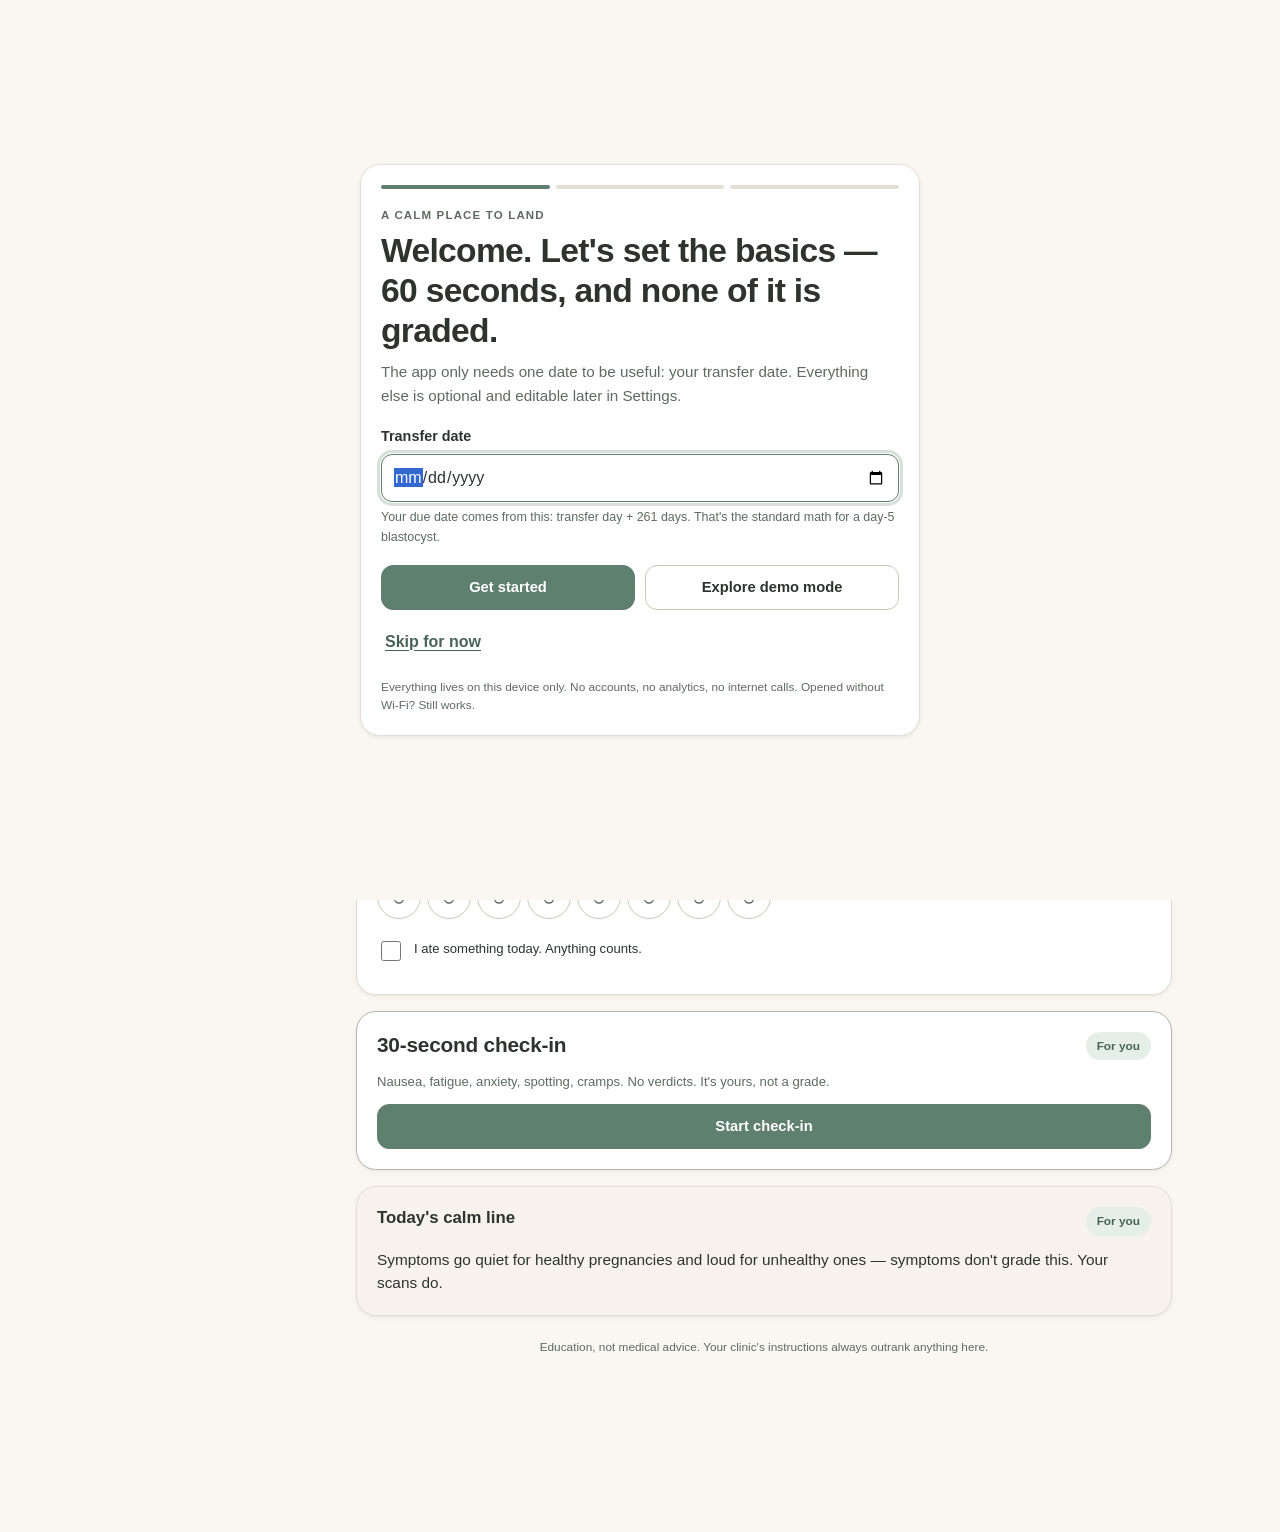
<file: app/index.html>
<!doctype html>
<html lang="en" data-theme="light">
<head>
<meta charset="utf-8">
<meta name="viewport" content="width=device-width, initial-scale=1, viewport-fit=cover">
<meta name="color-scheme" content="light dark">
<meta name="theme-color" content="#FAF7F2">
<meta name="description" content="A calm, offline, clinically grounded dashboard for the first trimester after IVF.">
<title>After the Transfer — Post-IVF Pregnancy Dashboard</title>
<style>
/* After the Transfer — calm, offline, accessible */
:root {
  --bg: #FAF7F2;
  --surface: #FFFFFF;
  --surface-alt: #F1EDE4;
  --surface-soft: #F7F3EC;
  --text: #2E3330;
  --muted: #5E6A63;
  --primary: #5F7F6F;
  --primary-dark: #486457;
  --primary-soft: #E6EEE8;
  --secondary: #6B8CA5;
  --secondary-soft: #E8F0F5;
  --accent: #F2B28C;
  --accent-soft: #FBEADF;
  --urgent: #A65A62;
  --urgent-deep: #7A3E45;
  --urgent-soft: #F7E6E7;
  --warn: #A9743C;
  --warn-soft: #F8EDDC;
  --border: #E4DED3;
  --border-strong: #CFC6B8;
  --focus: #2E3330;
  --shadow-sm: 0 1px 2px rgba(46, 51, 48, .05), 0 2px 6px rgba(46, 51, 48, .04);
  --shadow-md: 0 2px 4px rgba(46, 51, 48, .04), 0 10px 26px rgba(46, 51, 48, .07);
  --shadow-lg: 0 12px 40px rgba(46, 51, 48, .16);
  --r-sm: 8px;
  --r-md: 14px;
  --r-lg: 20px;
  --r-xl: 28px;
  --s1: 4px; --s2: 8px; --s3: 12px; --s4: 16px; --s5: 24px; --s6: 32px; --s7: 48px; --s8: 64px;
  --font: -apple-system, BlinkMacSystemFont, "Segoe UI", Roboto, "Helvetica Neue", Arial, sans-serif;
  --max: 860px;
}

[data-theme="dark"] {
  --bg: #1B211D;
  --surface: #252C27;
  --surface-alt: #2D3530;
  --surface-soft: #222924;
  --text: #F2EFE8;
  --muted: #B8C2BA;
  --primary: #9DBBA8;
  --primary-dark: #B7D0C1;
  --primary-soft: #304139;
  --secondary: #9DBBD1;
  --secondary-soft: #2A3740;
  --accent: #E8B394;
  --accent-soft: #46352B;
  --urgent: #E3A4AB;
  --urgent-deep: #F0BDC2;
  --urgent-soft: #422E31;
  --warn: #DFB27D;
  --warn-soft: #413528;
  --border: #3B443E;
  --border-strong: #4E5A52;
  --focus: #F2EFE8;
  --shadow-sm: 0 1px 2px rgba(0, 0, 0, .2);
  --shadow-md: 0 10px 26px rgba(0, 0, 0, .28);
  --shadow-lg: 0 12px 40px rgba(0, 0, 0, .45);
  color-scheme: dark;
}

* { box-sizing: border-box; }
html { scroll-behavior: smooth; }
body {
  margin: 0;
  background: var(--bg);
  color: var(--text);
  font-family: var(--font);
  font-size: 16px;
  line-height: 1.55;
  -webkit-font-smoothing: antialiased;
}
body.no-scroll { overflow: hidden; }
h1, h2, h3, h4, p { margin: 0; }
h1 { font-size: clamp(1.7rem, 3.4vw, 2.2rem); line-height: 1.18; letter-spacing: -.02em; font-weight: 650; }
h2 { font-size: 1.3rem; line-height: 1.28; letter-spacing: -.01em; font-weight: 650; }
h3 { font-size: 1.05rem; line-height: 1.35; font-weight: 650; }
h4 { font-size: .95rem; font-weight: 650; }
p { color: var(--text); }
a { color: var(--primary-dark); text-underline-offset: 3px; }
button, input, select, textarea { font: inherit; color: inherit; }
button { cursor: pointer; }
svg { display: block; }
[hidden] { display: none !important; }

::selection { background: var(--accent-soft); color: var(--text); }

.skip-link {
  position: fixed; left: 12px; top: -80px; z-index: 999;
  background: var(--text); color: var(--bg); padding: 10px 16px; border-radius: 8px;
}
.skip-link:focus { top: 12px; }

:focus-visible {
  outline: 3px solid var(--focus);
  outline-offset: 3px;
  border-radius: 4px;
}

/* ---------- Shell ---------- */
.shell { min-height: 100dvh; display: grid; grid-template-columns: 248px minmax(0, 1fr); }
.sidebar {
  position: sticky; top: 0; height: 100dvh; padding: 28px 18px;
  border-right: 1px solid var(--border); background: var(--surface-soft);
  display: flex; flex-direction: column; gap: 28px;
}
.brand { display: flex; gap: 12px; align-items: center; padding: 0 8px; }
.brand-mark {
  width: 42px; height: 42px; border-radius: 50%;
  background: var(--primary-soft); color: var(--primary-dark);
  display: grid; place-items: center; flex: none;
}
.brand-name { font-weight: 650; letter-spacing: -.01em; line-height: 1.15; }
.brand-sub { font-size: .74rem; color: var(--muted); letter-spacing: .04em; text-transform: uppercase; margin-top: 3px; }

.side-nav { display: flex; flex-direction: column; gap: 4px; }
.side-nav button {
  display: flex; align-items: center; gap: 12px; width: 100%;
  background: transparent; border: 0; padding: 11px 12px; border-radius: 10px;
  color: var(--muted); text-align: left; font-weight: 550; font-size: .95rem;
}
.side-nav button:hover { background: var(--surface-alt); color: var(--text); }
.side-nav button[aria-selected="true"] { background: var(--surface); color: var(--text); box-shadow: var(--shadow-sm); }
.side-nav button[aria-selected="true"] .nav-ico { color: var(--primary-dark); }
.nav-ico { color: var(--muted); flex: none; }
.side-nav .badge-dot { margin-left: auto; width: 8px; height: 8px; border-radius: 50%; background: var(--urgent); }
.side-foot { margin-top: auto; display: grid; gap: 10px; }
.side-foot .fine { font-size: .74rem; color: var(--muted); line-height: 1.45; padding: 0 8px; }

.main { min-width: 0; padding-bottom: 120px; }
.topbar {
  position: sticky; top: 0; z-index: 30;
  display: flex; align-items: center; justify-content: space-between; gap: 16px;
  padding: 14px 22px; background: color-mix(in srgb, var(--bg) 88%, transparent);
  backdrop-filter: blur(10px); border-bottom: 1px solid var(--border);
}
.topbar-title { display: flex; align-items: baseline; gap: 10px; min-width: 0; }
.topbar-title strong { font-size: .98rem; font-weight: 650; white-space: nowrap; overflow: hidden; text-overflow: ellipsis; }
.topbar-date { color: var(--muted); font-size: .8rem; white-space: nowrap; }
.topbar-actions { display: flex; align-items: center; gap: 6px; }
.view { max-width: var(--max); margin: 0 auto; padding: 26px 22px 56px; }
.view + .view { padding-top: 0; }

.mobile-brand { display: none; }
.bottom-nav { display: none; }
.bottom-nav .tablist { display: contents; }

/* ---------- Generic ---------- */
.stack { display: grid; gap: 16px; }
.stack-sm { display: grid; gap: 8px; }
.stack-lg { display: grid; gap: 24px; }
.row { display: flex; align-items: center; gap: 12px; flex-wrap: wrap; }
.row-between { display: flex; align-items: center; justify-content: space-between; gap: 12px; flex-wrap: wrap; }
.muted { color: var(--muted); }
.small { font-size: .82rem; }
.tiny { font-size: .74rem; }
.center { text-align: center; }
.nowrap { white-space: nowrap; }
.sr-only {
  position: absolute; width: 1px; height: 1px; padding: 0; margin: -1px;
  overflow: hidden; clip: rect(0,0,0,0); white-space: nowrap; border: 0;
}
.eyebrow { font-size: .72rem; text-transform: uppercase; letter-spacing: .1em; color: var(--muted); font-weight: 650; }
.divider { height: 1px; background: var(--border); border: 0; margin: 4px 0; }
.icon { width: 20px; height: 20px; stroke: currentColor; fill: none; stroke-width: 1.8; stroke-linecap: round; stroke-linejoin: round; }
.icon-sm { width: 16px; height: 16px; }
.icon-lg { width: 26px; height: 26px; }

.card {
  background: var(--surface); border: 1px solid var(--border);
  border-radius: var(--r-lg); padding: 20px; box-shadow: var(--shadow-sm);
}
.card-flat { box-shadow: none; }
.card-soft { background: var(--surface-soft); }
.card-primary { border-color: color-mix(in srgb, var(--primary) 40%, var(--border)); }
.card-urgent { border-color: color-mix(in srgb, var(--urgent) 45%, var(--border)); background: var(--urgent-soft); }
.card-warn { border-color: color-mix(in srgb, var(--warn) 45%, var(--border)); background: var(--warn-soft); }
.card-head { display: flex; align-items: flex-start; justify-content: space-between; gap: 12px; margin-bottom: 12px; }
.card-head h2, .card-head h3 { margin: 0; }
.card-body { display: grid; gap: 12px; }

.pill {
  display: inline-flex; align-items: center; gap: 6px;
  border-radius: 999px; padding: 4px 10px; font-size: .74rem; font-weight: 600;
  background: var(--surface-alt); color: var(--muted); border: 1px solid transparent;
  white-space: nowrap;
}
.pill-primary { background: var(--primary-soft); color: var(--primary-dark); }
.pill-blue { background: var(--secondary-soft); color: var(--secondary); }
.pill-warn { background: var(--warn-soft); color: var(--warn); }
.pill-urgent { background: var(--urgent-soft); color: var(--urgent-deep); }
.pill-accent { background: var(--accent-soft); color: #8A5737; }
[data-theme="dark"] .pill-accent { color: var(--accent); }

.btn {
  display: inline-flex; align-items: center; justify-content: center; gap: 8px;
  min-height: 44px; padding: 10px 16px; border-radius: 12px;
  border: 1px solid var(--border-strong); background: var(--surface); color: var(--text);
  font-weight: 600; font-size: .92rem; text-decoration: none; transition: background .15s ease, border-color .15s ease, transform .15s ease;
}
.btn:hover { background: var(--surface-alt); }
.btn:active { transform: translateY(1px); }
.btn-primary { background: var(--primary); border-color: var(--primary); color: #fff; }
.btn-primary:hover { background: var(--primary-dark); border-color: var(--primary-dark); }
[data-theme="dark"] .btn-primary { color: #14201A; }
.btn-urgent { background: var(--urgent); border-color: var(--urgent); color: #fff; }
.btn-urgent:hover { background: var(--urgent-deep); border-color: var(--urgent-deep); }
[data-theme="dark"] .btn-urgent { color: #2A1416; }
[data-theme="dark"] .btn-urgent:hover { background: var(--urgent-deep); color: #2A1416; }
.btn-ghost { border-color: transparent; background: transparent; color: var(--muted); }
.btn-ghost:hover { background: var(--surface-alt); color: var(--text); }
.btn-sm { min-height: 38px; padding: 7px 12px; font-size: .84rem; border-radius: 10px; }
.btn-block { width: 100%; }
.btn[disabled] { opacity: .55; cursor: not-allowed; }
.btn-row { display: flex; gap: 10px; flex-wrap: wrap; }
.btn-row .btn { flex: 1 1 180px; }

.link-btn {
  border: 0; background: transparent; color: var(--primary-dark); font-weight: 600;
  padding: 8px 4px; text-decoration: underline; text-underline-offset: 3px; min-height: 44px;
}
.icon-btn {
  min-width: 44px; min-height: 44px; display: inline-grid; place-items: center;
  border: 1px solid transparent; border-radius: 12px; background: transparent; color: var(--muted);
}
.icon-btn:hover { background: var(--surface-alt); color: var(--text); }

/* ---------- Context band ---------- */
.context {
  display: flex; align-items: center; justify-content: space-between; gap: 18px;
  background: linear-gradient(135deg, var(--primary-soft), var(--surface) 70%);
  border: 1px solid color-mix(in srgb, var(--primary) 26%, var(--border));
  border-radius: var(--r-xl); padding: 22px 24px;
}
[data-theme="dark"] .context { background: linear-gradient(135deg, var(--primary-soft), var(--surface) 70%); }
.context h1 { margin: 2px 0 4px; }
.context > div:first-child { min-width: 0; }
.context-compact { flex-wrap: wrap; }
.context-compact > div:first-child { flex: 1 1 220px; }
.context .meta { display: flex; gap: 14px; flex-wrap: wrap; color: var(--muted); font-size: .88rem; }
.context .meta strong { color: var(--text); font-weight: 650; }
.ga-ring {
  --p: 20;
  width: 92px; height: 92px; border-radius: 50%; flex: none;
  background: conic-gradient(var(--primary) calc(var(--p) * 1%), var(--surface-alt) 0);
  display: grid; place-items: center; position: relative;
}
.ga-ring::before { content: ""; position: absolute; inset: 8px; border-radius: 50%; background: var(--surface); }
.ga-ring span { position: relative; z-index: 1; font-weight: 700; font-size: .95rem; text-align: center; line-height: 1.15; }
.ga-ring small { display: block; font-size: .62rem; font-weight: 600; color: var(--muted); text-transform: uppercase; letter-spacing: .08em; }

/* ---------- Focus ---------- */
.focus-card {
  border-left: 5px solid var(--primary);
  background: var(--surface);
}
.focus-card h2 { font-size: 1.45rem; }
.focus-card .why { color: var(--muted); font-size: .9rem; }
.focus-card.tier2 { border-left-color: var(--urgent); }
.focus-card.tier1 { border-left-color: var(--warn); }

/* ---------- Meds ---------- */
.med-row {
  display: flex; align-items: center; gap: 12px; padding: 12px 0;
  border-bottom: 1px solid var(--border);
}
.med-row:last-child { border-bottom: 0; padding-bottom: 0; }
.med-row:first-child { padding-top: 0; }
.med-check {
  width: 44px; height: 44px; border-radius: 50%; flex: none;
  border: 1.5px solid var(--border-strong); background: var(--surface);
  display: grid; place-items: center; color: transparent; transition: all .15s ease;
}
.med-check:hover { border-color: var(--primary); }
.med-check[aria-pressed="true"] { background: var(--primary); border-color: var(--primary); color: #fff; }
[data-theme="dark"] .med-check[aria-pressed="true"] { color: #14201A; }
.med-main { flex: 1; min-width: 0; }
.med-name { font-weight: 600; font-size: .95rem; }
.med-meta { font-size: .78rem; color: var(--muted); }
.med-state { font-size: .76rem; font-weight: 600; color: var(--muted); text-align: right; white-space: nowrap; }
.med-state.due { color: var(--primary-dark); }
.med-state.missed { color: var(--urgent); }
.med-state.done { color: var(--primary-dark); }
.med-state .dot { display: inline-block; width: 7px; height: 7px; border-radius: 50%; background: currentColor; margin-right: 5px; vertical-align: 1px; }

/* ---------- Water ---------- */
.water-row { display: grid; grid-template-columns: repeat(8, 44px); gap: 6px; }
.water-dot {
  width: 44px; height: 44px; border-radius: 50%; border: 1.5px solid var(--border-strong);
  background: var(--surface); display: grid; place-items: center; color: var(--muted);
  transition: all .15s ease; padding: 0;
}
.water-dot[aria-pressed="true"] { background: var(--secondary-soft); border-color: var(--secondary); color: var(--secondary); }
.water-dot svg { width: 18px; height: 18px; }

/* ---------- Check-in ---------- */
.form-grid { display: grid; gap: 18px; }
.field { display: grid; gap: 6px; }
.field > label, .field-label { font-weight: 600; font-size: .9rem; }
.field .hint { font-size: .78rem; color: var(--muted); }
.input, .select, .textarea {
  width: 100%; min-height: 44px; padding: 10px 12px; border-radius: 11px;
  border: 1px solid var(--border-strong); background: var(--surface); color: var(--text);
}
.textarea { min-height: 96px; resize: vertical; }
.input:focus, .select:focus, .textarea:focus { border-color: var(--primary); outline: 3px solid color-mix(in srgb, var(--primary) 25%, transparent); outline-offset: 1px; }
.input-row { display: grid; grid-template-columns: 1fr 1fr; gap: 12px; }

.slider-field { display: grid; gap: 4px; padding: 10px 0; border-bottom: 1px solid var(--border); }
.slider-field:last-child { border-bottom: 0; }
.slider-top { display: flex; align-items: baseline; justify-content: space-between; gap: 10px; }
.slider-top label { font-weight: 600; font-size: .9rem; }
.slider-val { font-variant-numeric: tabular-nums; font-weight: 700; color: var(--primary-dark); min-width: 2ch; text-align: right; }
input[type="range"] {
  -webkit-appearance: none; appearance: none; width: 100%; height: 30px; background: transparent; margin: 0;
}
input[type="range"]::-webkit-slider-runnable-track { height: 6px; border-radius: 99px; background: var(--surface-alt); }
input[type="range"]::-webkit-slider-thumb {
  -webkit-appearance: none; width: 26px; height: 26px; margin-top: -10px; border-radius: 50%;
  background: var(--primary); border: 3px solid var(--surface); box-shadow: var(--shadow-sm);
}
input[type="range"]::-moz-range-track { height: 6px; border-radius: 99px; background: var(--surface-alt); }
input[type="range"]::-moz-range-thumb { width: 22px; height: 22px; border-radius: 50%; background: var(--primary); border: 3px solid var(--surface); }
.slider-anchors { display: flex; justify-content: space-between; font-size: .7rem; color: var(--muted); }

.switch-row {
  display: flex; align-items: center; justify-content: space-between; gap: 14px;
  padding: 11px 0; border-bottom: 1px solid var(--border);
}
.switch-row:last-child { border-bottom: 0; }
.switch-row .label { font-weight: 600; font-size: .9rem; }
.switch-row .sub { font-size: .76rem; color: var(--muted); }
.switch { position: relative; width: 50px; height: 30px; flex: none; }
.switch input { position: absolute; opacity: 0; width: 100%; height: 100%; margin: 0; cursor: pointer; }
.switch .track { position: absolute; inset: 0; border-radius: 999px; background: var(--border-strong); transition: background .15s ease; }
.switch .track::after {
  content: ""; position: absolute; top: 4px; left: 4px; width: 22px; height: 22px;
  border-radius: 50%; background: #fff; transition: transform .15s ease; box-shadow: 0 1px 3px rgba(0,0,0,.2);
}
.switch input:checked + .track { background: var(--primary); }
.switch input:checked + .track::after { transform: translateX(20px); }
.switch input:focus-visible + .track { outline: 3px solid var(--focus); outline-offset: 3px; }

.radio-group { display: grid; gap: 8px; }
.radio-opt {
  display: flex; align-items: center; gap: 10px; min-height: 44px; padding: 10px 12px;
  border: 1px solid var(--border-strong); border-radius: 11px; background: var(--surface); cursor: pointer;
  font-size: .9rem;
}
.radio-opt:hover { background: var(--surface-alt); }
.radio-opt input { width: 18px; height: 18px; accent-color: var(--primary); flex: none; }
.radio-opt:has(input:checked) { border-color: var(--primary); background: var(--primary-soft); }

.callout { display: flex; gap: 12px; padding: 14px; border-radius: var(--r-md); background: var(--surface-alt); border: 1px solid var(--border); }
.callout .icon { flex: none; color: var(--primary-dark); margin-top: 2px; }
.callout p { font-size: .88rem; }
.callout-urgent { background: var(--urgent-soft); border-color: color-mix(in srgb, var(--urgent) 40%, var(--border)); }
.callout-urgent .icon { color: var(--urgent-deep); }
.callout-warn { background: var(--warn-soft); border-color: color-mix(in srgb, var(--warn) 35%, var(--border)); }
.callout-warn .icon { color: var(--warn); }

.tier-card { border-radius: var(--r-lg); border: 1px solid; padding: 18px; display: grid; gap: 10px; }
.tier1 { background: var(--warn-soft); border-color: color-mix(in srgb, var(--warn) 45%, var(--border)); }
.tier2 { background: var(--urgent-soft); border-color: color-mix(in srgb, var(--urgent) 50%, var(--border)); }
.tier0 { background: var(--primary-soft); border-color: color-mix(in srgb, var(--primary) 35%, var(--border)); }
.tier-card h3 { font-size: 1.08rem; }
.tier-card p, .tier-card li { font-size: .88rem; }

/* ---------- Trends ---------- */
.trend-grid { display: grid; gap: 16px; }
.trend-block { display: grid; gap: 6px; }
.trend-bars { display: flex; align-items: flex-end; gap: 4px; height: 52px; }
.trend-bar { flex: 1; min-width: 4px; background: var(--primary-soft); border-radius: 4px 4px 2px 2px; position: relative; }
.trend-bar span { display: block; background: var(--primary); border-radius: 4px 4px 2px 2px; position: absolute; bottom: 0; left: 0; right: 0; }
.trend-bar.anx span { background: var(--secondary); }
.trend-bar.fat span { background: var(--accent); }
.trend-legend { display: flex; justify-content: space-between; font-size: .68rem; color: var(--muted); }

/* ---------- Baby ---------- */
.week-scroller { display: flex; gap: 8px; overflow-x: auto; padding: 4px 0 10px; scrollbar-width: thin; }
.week-chip {
  flex: none; width: 46px; height: 46px; border-radius: 50%; border: 1px solid var(--border-strong);
  background: var(--surface); color: var(--muted); font-weight: 650; font-size: .84rem;
}
.week-chip:hover { border-color: var(--primary); color: var(--text); }
.week-chip[aria-pressed="true"] { background: var(--primary); border-color: var(--primary); color: #fff; }
[data-theme="dark"] .week-chip[aria-pressed="true"] { color: #14201A; }
.week-chip.current { box-shadow: 0 0 0 3px var(--accent-soft); }
.week-hero { display: flex; align-items: center; gap: 18px; }
.size-orb {
  width: 84px; height: 84px; border-radius: 50%; flex: none;
  background: radial-gradient(circle at 35% 30%, var(--accent-soft), var(--surface-alt));
  border: 1px solid var(--border); display: grid; place-items: center; font-size: 1.7rem;
}
.timeline { position: relative; display: grid; gap: 0; }
.tl-item { display: grid; grid-template-columns: 26px 1fr; gap: 12px; position: relative; padding-bottom: 22px; }
.tl-item:last-child { padding-bottom: 0; }
.tl-item::before { content: ""; position: absolute; left: 12px; top: 24px; bottom: 0; width: 2px; background: var(--border); }
.tl-item:last-child::before { display: none; }
.tl-dot { width: 26px; height: 26px; border-radius: 50%; background: var(--surface); border: 2px solid var(--border-strong); display: grid; place-items: center; z-index: 1; }
.tl-item.done .tl-dot { background: var(--primary); border-color: var(--primary); color: #fff; }
.tl-item.now .tl-dot { background: var(--accent); border-color: var(--accent); color: #6B3F1F; box-shadow: 0 0 0 4px var(--accent-soft); }
.tl-body { padding-top: 2px; }
.tl-title { font-weight: 620; font-size: .93rem; }
.tl-meta { font-size: .78rem; color: var(--muted); }

/* ---------- FAQ ---------- */
details.faq {
  border: 1px solid var(--border); border-radius: var(--r-md); background: var(--surface);
  padding: 0; overflow: hidden;
}
details.faq + details.faq { margin-top: 8px; }
details.faq summary {
  list-style: none; cursor: pointer; padding: 15px 16px; font-weight: 600; font-size: .93rem;
  display: flex; align-items: center; justify-content: space-between; gap: 12px; min-height: 44px;
}
details.faq summary::-webkit-details-marker { display: none; }
details.faq summary::after { content: "+"; font-size: 1.2rem; color: var(--muted); font-weight: 400; line-height: 1; }
details.faq[open] summary::after { content: "−"; }
details.faq .faq-body { padding: 0 16px 16px; display: grid; gap: 10px; }
details.faq .faq-body p { font-size: .89rem; }
details.faq[open] summary { border-bottom: 1px solid var(--border); }

/* ---------- Modal ---------- */
dialog.modal {
  width: min(640px, calc(100vw - 28px)); max-height: min(88dvh, 900px); padding: 0;
  border: 1px solid var(--border); border-radius: var(--r-xl); background: var(--surface);
  color: var(--text); box-shadow: var(--shadow-lg); overflow: hidden;
}
dialog.modal::backdrop { background: rgba(24, 28, 25, .55); backdrop-filter: blur(2px); }
.modal-head { display: flex; align-items: flex-start; justify-content: space-between; gap: 14px; padding: 20px 20px 14px; border-bottom: 1px solid var(--border); }
.modal-head h2 { font-size: 1.2rem; }
.modal-body { padding: 18px 20px 24px; overflow-y: auto; max-height: calc(88dvh - 130px); display: grid; gap: 16px; }
.modal-foot { padding: 14px 20px; border-top: 1px solid var(--border); display: flex; gap: 10px; flex-wrap: wrap; justify-content: flex-end; background: var(--surface-soft); }
.modal-close { flex: none; }
.modal-body .field:last-child { margin-bottom: 4px; }

/* ---------- Toast ---------- */
.toast {
  position: fixed; left: 50%; bottom: 24px; transform: translate(-50%, 20px);
  background: var(--text); color: var(--bg); padding: 11px 18px; border-radius: 999px;
  font-size: .86rem; font-weight: 600; box-shadow: var(--shadow-lg); opacity: 0; pointer-events: none;
  transition: opacity .18s ease, transform .18s ease; z-index: 200; max-width: calc(100vw - 32px); text-align: center;
}
.toast.show { opacity: 1; transform: translate(-50%, 0); }
.toast.urgent { background: var(--urgent-deep); color: #fff; }

/* ---------- Onboarding ---------- */
.onboard {
  position: fixed; inset: 0; z-index: 150; background: var(--bg);
  display: grid; place-items: center; padding: 20px; overflow-y: auto;
}
.onboard-card { width: min(560px, 100%); margin: auto; }
.onboard-progress { display: flex; gap: 6px; margin-bottom: 18px; }
.onboard-progress span { height: 4px; flex: 1; border-radius: 99px; background: var(--border); }
.onboard-progress span.on { background: var(--primary); }
.onboard h1 { font-size: clamp(1.6rem, 5vw, 2.1rem); }
.onboard .lede { color: var(--muted); font-size: .95rem; }
.choice-grid { display: grid; gap: 8px; }
.choice {
  display: flex; align-items: flex-start; gap: 10px; border: 1px solid var(--border-strong);
  border-radius: 12px; padding: 12px; background: var(--surface); cursor: pointer;
}
.choice:has(input:checked) { border-color: var(--primary); background: var(--primary-soft); }
.choice input { margin-top: 4px; accent-color: var(--primary); }
.choice .t { font-weight: 600; font-size: .9rem; }
.choice .s { font-size: .76rem; color: var(--muted); }

/* ---------- Settings / onboarding misc ---------- */
.section-title { display: flex; align-items: center; justify-content: space-between; gap: 12px; margin-bottom: 10px; }
.section-title h3 { font-size: .95rem; }
.section-title .pill { font-size: .68rem; }
.setting-block { display: grid; gap: 12px; padding: 16px 0; border-bottom: 1px solid var(--border); }
.setting-block:last-child { border-bottom: 0; padding-bottom: 0; }
.med-edit { display: grid; gap: 10px; padding: 14px; border: 1px solid var(--border); border-radius: 12px; background: var(--surface-soft); }
.med-edit-grid { display: grid; grid-template-columns: 1.4fr .7fr .8fr; gap: 8px; }
.med-edit-grid .field > label { font-size: .76rem; }
.med-edit .input { min-height: 40px; padding: 8px 10px; }
.checked-line { display: flex; gap: 10px; align-items: flex-start; padding: 10px 0; }
.checked-line input { width: 20px; height: 20px; accent-color: var(--primary); margin-top: 2px; flex: none; }

#demoBanner, #storageBanner { margin: 10px 16px 0; }
@media (min-width: 981px) { #demoBanner, #storageBanner { margin: 12px 22px 0; } }
.banner {
  display: flex; align-items: center; justify-content: space-between; gap: 12px;
  padding: 10px 14px; border-radius: 10px; background: var(--warn-soft); color: var(--text);
  border: 1px solid color-mix(in srgb, var(--warn) 35%, var(--border)); font-size: .82rem;
}
.banner-urgent { background: var(--urgent-soft); border-color: color-mix(in srgb, var(--urgent) 40%, var(--border)); }
.banner .icon { flex: none; color: var(--warn); }
.banner-urgent .icon { color: var(--urgent-deep); }
.banner .link-btn { flex: none; white-space: nowrap; }

.empty { text-align: center; padding: 22px 14px; color: var(--muted); font-size: .88rem; }
.empty strong { display: block; color: var(--text); margin-bottom: 4px; }

.meter { height: 8px; border-radius: 99px; background: var(--surface-alt); overflow: hidden; }
.meter > span { display: block; height: 100%; background: var(--primary); border-radius: 99px; transition: width .2s ease; }

.spark-note { font-size: .72rem; color: var(--muted); }

/* ---------- Print ---------- */
@media print {
  .sidebar, .bottom-nav, .safety-fab, .topbar-actions, .btn, .toast, .modal, .onboard { display: none !important; }
  .shell { display: block; }
  .main { padding: 0; }
  .topbar { position: static; border: 0; padding: 0 0 12px; background: none; }
  .view { max-width: none; padding: 0; }
  body { background: #fff; color: #000; font-size: 11pt; }
  .card, .context, .tier-card, .callout { break-inside: avoid; box-shadow: none; border: 1px solid #bbb; }
  .card { padding: 12px; }
  details { display: block; }
  details > summary { display: none; }
  details > * { display: block; }
  a { color: #000; text-decoration: none; }
  .print-only { display: block !important; }
  .no-print { display: none !important; }
}
.print-only { display: none; }

/* ---------- Responsive ---------- */
@media (max-width: 980px) {
  .shell { display: block; }
  .sidebar { display: none; }
  .main { padding-bottom: 112px; }
  .mobile-brand { display: flex; align-items: center; gap: 8px; }
  .mobile-brand .brand-mark { width: 32px; height: 32px; }
  .mobile-brand .brand-name { font-size: .9rem; }
  .topbar { padding: 10px 16px; }
  .view { padding: 20px 16px 40px; }
  .bottom-nav {
    display: grid; grid-template-columns: repeat(5, 1fr); gap: 2px;
    position: fixed; left: 0; right: 0; bottom: 0; z-index: 70;
    background: color-mix(in srgb, var(--surface) 96%, transparent);
    backdrop-filter: blur(12px); border-top: 1px solid var(--border);
    padding: 6px 4px calc(6px + env(safe-area-inset-bottom));
  }
  .bottom-nav button {
    display: grid; justify-items: center; gap: 3px; border: 0; background: transparent;
    color: var(--muted); font-size: .63rem; font-weight: 600; padding: 7px 1px; min-height: 50px;
    border-radius: 10px; line-height: 1.1;
  }
  .bottom-nav button .icon { width: 21px; height: 21px; }
  .bottom-nav button[aria-selected="true"] { color: var(--primary-dark); background: var(--primary-soft); }
  .bottom-nav .nav-safety { color: var(--urgent); }
  .bottom-nav .nav-safety .icon { color: var(--urgent); }
  .bottom-nav .nav-safety:hover { background: var(--urgent-soft); }
  .toast { bottom: calc(82px + env(safe-area-inset-bottom)); }
}

@media (max-width: 620px) {
  .context { padding: 18px; border-radius: 22px; align-items: flex-start; }
  .ga-ring { width: 76px; height: 76px; }
  .context h1 { font-size: 1.45rem; }
  .card { padding: 16px; border-radius: 16px; }
  .input-row { grid-template-columns: 1fr; }
  .med-edit-grid { grid-template-columns: 1fr 1fr; }
  .med-edit-grid .field:first-child { grid-column: 1 / -1; }
  .week-hero { align-items: flex-start; }
  .size-orb { width: 68px; height: 68px; font-size: 1.4rem; }
  .btn-row .btn { flex: 1 1 100%; }
  .modal-body { padding: 16px; }
  .modal-head { padding: 16px 16px 12px; }
  .modal-foot { padding: 12px 16px; }
  .topbar-date { display: none; }
}

@media (max-width: 620px) {
  .water-row { grid-template-columns: repeat(4, 44px); gap: 10px; }
}

@media (max-width: 360px) {
  .week-chip { width: 42px; height: 42px; }
  .context .meta { gap: 8px; font-size: .8rem; }
  .mobile-brand .brand-name { display: none; }
  .topbar-title strong { font-size: .95rem; }
  .topbar { gap: 8px; }
}

@media (prefers-reduced-motion: reduce) {
  *, *::before, *::after { animation-duration: .001ms !important; transition-duration: .001ms !important; scroll-behavior: auto !important; }
}

</style>
</head>
<body>
<a class="skip-link" href="#main">Skip to content</a>

<div class="shell">
  <aside class="sidebar" aria-label="Sidebar">
    <div class="brand">
      <div class="brand-mark" aria-hidden="true">
        <svg class="icon icon-lg" viewBox="0 0 24 24"><path d="M12 21s-7-4.5-7-10a4 4 0 0 1 7-2.6A4 4 0 0 1 19 11c0 5.5-7 10-7 10Z"/></svg>
      </div>
      <div>
        <div class="brand-name">After the Transfer</div>
        <div class="brand-sub">First trimester</div>
      </div>
    </div>

    <nav class="side-nav" role="tablist" aria-label="Primary" data-tablist="side">
      <button role="tab" data-view="today" aria-selected="true" aria-controls="view-today" id="tab-today">
        <svg class="nav-ico icon" viewBox="0 0 24 24" aria-hidden="true"><path d="M3 11 12 3l9 8"/><path d="M5 10v10h14V10"/><path d="M9 20v-6h6v6"/></svg>
        Today
      </button>
      <button role="tab" data-view="protocol" aria-selected="false" aria-controls="view-protocol" id="tab-protocol">
        <svg class="nav-ico icon" viewBox="0 0 24 24" aria-hidden="true"><path d="M8 3h8v4H8z"/><path d="M6 5H4v16h16V5h-2"/><path d="M8 12h8M8 16h5"/></svg>
        Protocol
      </button>
      <button role="tab" data-view="checkin" aria-selected="false" aria-controls="view-checkin" id="tab-checkin">
        <svg class="nav-ico icon" viewBox="0 0 24 24" aria-hidden="true"><path d="M12 21s-7-4.5-7-10a4 4 0 0 1 7-2.6A4 4 0 0 1 19 11c0 5.5-7 10-7 10Z"/><path d="M9 11h2l1-2 1 4 1-2h2"/></svg>
        Check-in
      </button>
      <button role="tab" data-view="baby" aria-selected="false" aria-controls="view-baby" id="tab-baby">
        <svg class="nav-ico icon" viewBox="0 0 24 24" aria-hidden="true"><circle cx="12" cy="12" r="8"/><path d="M9 10h.01M15 10h.01M9 15c1.5 1 4.5 1 6 0"/></svg>
        Little One
      </button>
    </nav>

    <div class="side-foot">
      <button class="btn btn-urgent btn-block" data-action="open-safety">
        <svg class="icon icon-sm" viewBox="0 0 24 24" aria-hidden="true"><path d="M12 3 2.5 20h19L12 3Z"/><path d="M12 9v5M12 17h.01"/></svg>
        Safety — get help
      </button>
      <button class="btn btn-block" data-action="goto-learn">
        <svg class="icon icon-sm" viewBox="0 0 24 24" aria-hidden="true"><path d="M4 5.5A2.5 2.5 0 0 1 6.5 3H20v16H6.5A2.5 2.5 0 0 0 4 21.5v-16Z"/><path d="M4 18.5A2.5 2.5 0 0 1 6.5 16H20"/></svg>
        Learn / FAQ
      </button>
      <button class="btn btn-block" data-action="open-settings">
        <svg class="icon icon-sm" viewBox="0 0 24 24" aria-hidden="true"><circle cx="12" cy="12" r="3"/><path d="M19 12a7 7 0 0 0-.1-1.2l2-1.5-2-3.4-2.3 1a7 7 0 0 0-2-1.2L14.2 3h-4l-.4 2.5a7 7 0 0 0-2 1.2l-2.3-1-2 3.4 2 1.5a7 7 0 0 0 0 2.4l-2 1.5 2 3.4 2.3-1a7 7 0 0 0 2 1.2l.4 2.5h4l.4-2.5a7 7 0 0 0 2-1.2l2.3 1 2-3.4-2-1.5c.06-.4.1-.8.1-1.2Z"/></svg>
        Settings &amp; my protocol
      </button>
      <button class="btn btn-block" data-action="goto-learn">
        <svg class="icon icon-sm" viewBox="0 0 24 24" aria-hidden="true"><path d="M4 5.5A2.5 2.5 0 0 1 6.5 3H20v16H6.5A2.5 2.5 0 0 0 4 21.5v-16Z"/><path d="M4 18.5A2.5 2.5 0 0 1 6.5 16H20"/></svg>
        Learn / FAQ
      </button>
      <p class="fine">Education, not medical advice. Your clinic's plan always wins.</p>
    </div>
  </aside>

  <div class="main" id="main">
    <header class="topbar">
      <div class="mobile-brand">
        <div class="brand-mark" aria-hidden="true">
          <svg class="icon" viewBox="0 0 24 24"><path d="M12 21s-7-4.5-7-10a4 4 0 0 1 7-2.6A4 4 0 0 1 19 11c0 5.5-7 10-7 10Z"/></svg>
        </div>
        <div class="brand-name">After the Transfer</div>
      </div>
      <div class="topbar-title">
        <strong id="topbarTitle">Today</strong>
        <span class="topbar-date" id="topbarDate"></span>
      </div>
      <div class="topbar-actions">
        <button class="icon-btn" data-action="open-settings" aria-label="Open settings">
          <svg class="icon" viewBox="0 0 24 24" aria-hidden="true"><circle cx="12" cy="12" r="3"/><path d="M19 12a7 7 0 0 0-.1-1.2l2-1.5-2-3.4-2.3 1a7 7 0 0 0-2-1.2L14.2 3h-4l-.4 2.5a7 7 0 0 0-2 1.2l-2.3-1-2 3.4 2 1.5a7 7 0 0 0 0 2.4l-2 1.5 2 3.4 2.3-1a7 7 0 0 0 2 1.2l.4 2.5h4l.4-2.5a7 7 0 0 0 2-1.2l2.3 1 2-3.4-2-1.5c.06-.4.1-.8.1-1.2Z"/></svg>
        </button>
      </div>
    </header>

    <div id="storageBanner" class="banner banner-urgent" role="alert" hidden>
      <svg class="icon icon-sm" viewBox="0 0 24 24" aria-hidden="true"><path d="M12 3 2.5 20h19L12 3Z"/><path d="M12 9v5M12 17h.01"/></svg>
      <span id="storageBannerText">Saving isn't working in this browser. Your entries last until you close this tab — export a copy from Settings.</span>
    </div>
    <div id="demoBanner" class="banner" hidden>
      <svg class="icon icon-sm" viewBox="0 0 24 24" aria-hidden="true"><circle cx="12" cy="12" r="9"/><path d="M12 8v5M12 16h.01"/></svg>
      <span>Demo mode — not your data. Nothing here saves, and this seed resets anytime.</span>
      <button class="link-btn" data-action="exit-demo">Exit demo</button>
    </div>

    <section class="view" id="view-today" role="tabpanel" aria-labelledby="tab-today" tabindex="-1"></section>
    <section class="view" id="view-protocol" role="tabpanel" aria-labelledby="tab-protocol" tabindex="-1" hidden></section>
    <section class="view" id="view-checkin" role="tabpanel" aria-labelledby="tab-checkin" tabindex="-1" hidden></section>
    <section class="view" id="view-baby" role="tabpanel" aria-labelledby="tab-baby" tabindex="-1" hidden></section>
    <section class="view" id="view-learn" role="tabpanel" aria-label="Learn and FAQ" tabindex="-1" hidden></section>

    <section class="print-only" id="printSafety" aria-hidden="true"></section>
  </div>
</div>

<nav class="bottom-nav" aria-label="Primary">
  <div class="tablist" role="tablist" aria-label="Primary">
    <button role="tab" data-view="today" aria-selected="true" aria-controls="view-today">
      <svg class="icon" viewBox="0 0 24 24" aria-hidden="true"><path d="M3 11 12 3l9 8"/><path d="M5 10v10h14V10"/><path d="M9 20v-6h6v6"/></svg>
      Today
    </button>
    <button role="tab" data-view="protocol" aria-selected="false" aria-controls="view-protocol">
      <svg class="icon" viewBox="0 0 24 24" aria-hidden="true"><path d="M8 3h8v4H8z"/><path d="M6 5H4v16h16V5h-2"/><path d="M8 12h8M8 16h5"/></svg>
      Protocol
    </button>
    <button role="tab" data-view="checkin" aria-selected="false" aria-controls="view-checkin">
      <svg class="icon" viewBox="0 0 24 24" aria-hidden="true"><path d="M12 21s-7-4.5-7-10a4 4 0 0 1 7-2.6A4 4 0 0 1 19 11c0 5.5-7 10-7 10Z"/><path d="M9 11h2l1-2 1 4 1-2h2"/></svg>
      Check-in
    </button>
    <button role="tab" data-view="baby" aria-selected="false" aria-controls="view-baby">
      <svg class="icon" viewBox="0 0 24 24" aria-hidden="true"><circle cx="12" cy="12" r="8"/><path d="M9 10h.01M15 10h.01M9 15c1.5 1 4.5 1 6 0"/></svg>
      Little One
    </button>
  </div>
  <button class="nav-safety" data-action="open-safety" aria-haspopup="dialog">
    <svg class="icon" viewBox="0 0 24 24" aria-hidden="true"><path d="M12 3 2.5 20h19L12 3Z"/><path d="M12 9v5M12 17h.01"/></svg>
    Safety
  </button>
</nav>

<dialog class="modal" id="safetyModal" aria-labelledby="safetyTitle">
  <div class="modal-head">
    <div>
      <div class="eyebrow">Get help now</div>
      <h2 id="safetyTitle">Safety</h2>
    </div>
    <button class="icon-btn modal-close" data-action="close-modal" aria-label="Close safety panel">
      <svg class="icon" viewBox="0 0 24 24" aria-hidden="true"><path d="M6 6l12 12M18 6 6 18"/></svg>
    </button>
  </div>
  <div class="modal-body" id="safetyBody"></div>
</dialog>

<dialog class="modal" id="settingsModal" aria-labelledby="settingsTitle">
  <div class="modal-head">
    <div>
      <div class="eyebrow">Make it yours</div>
      <h2 id="settingsTitle">Settings &amp; my protocol</h2>
    </div>
    <button class="icon-btn modal-close" data-action="close-modal" aria-label="Close settings">
      <svg class="icon" viewBox="0 0 24 24" aria-hidden="true"><path d="M6 6l12 12M18 6 6 18"/></svg>
    </button>
  </div>
  <form id="settingsForm">
    <div class="modal-body" id="settingsBody"></div>
    <div class="modal-foot">
      <button type="button" class="btn" data-action="close-modal">Cancel</button>
      <button type="submit" class="btn btn-primary">Save changes</button>
    </div>
  </form>
</dialog>

<dialog class="modal" id="apptModal" aria-labelledby="apptTitle">
  <div class="modal-head">
    <div>
      <div class="eyebrow">What to expect</div>
      <h2 id="apptTitle">Appointment</h2>
    </div>
    <button class="icon-btn modal-close" data-action="close-modal" aria-label="Close appointment details">
      <svg class="icon" viewBox="0 0 24 24" aria-hidden="true"><path d="M6 6l12 12M18 6 6 18"/></svg>
    </button>
  </div>
  <div class="modal-body" id="apptBody"></div>
</dialog>

<dialog class="modal" id="missedModal" aria-labelledby="missedTitle">
  <div class="modal-head">
    <div>
      <div class="eyebrow">No judgment</div>
      <h2 id="missedTitle">Missed a dose</h2>
    </div>
    <button class="icon-btn modal-close" data-action="close-modal" aria-label="Close missed-dose help">
      <svg class="icon" viewBox="0 0 24 24" aria-hidden="true"><path d="M6 6l12 12M18 6 6 18"/></svg>
    </button>
  </div>
  <div class="modal-body" id="missedBody"></div>
</dialog>

<div class="toast" id="toast" role="status" aria-live="polite"></div>

<div class="onboard" id="onboarding" hidden>
  <div class="card onboard-card">
    <div class="onboard-progress" id="obProgress" aria-hidden="true"><span class="on"></span><span></span><span></span></div>
    <div id="obBody"></div>
  </div>
</div>

<script>
'use strict';

/* ============================================================
   After the Transfer — offline single-file app
   No network calls. No analytics. localStorage only.
   ============================================================ */

const KEY = 'ivf-tracker-v2';
const APP_VERSION = '2.0';
const $ = (sel, root = document) => root.querySelector(sel);
const $$ = (sel, root = document) => Array.from(root.querySelectorAll(sel));

const I = {
  heart: '<svg class="icon" viewBox="0 0 24 24" aria-hidden="true"><path d="M12 21s-7-4.5-7-10a4 4 0 0 1 7-2.6A4 4 0 0 1 19 11c0 5.5-7 10-7 10Z"/></svg>',
  pill: '<svg class="icon" viewBox="0 0 24 24" aria-hidden="true"><rect x="3" y="8" width="18" height="8" rx="4" transform="rotate(-45 12 12)"/><path d="m8.5 15.5 7-7"/></svg>',
  drop: '<svg class="icon" viewBox="0 0 24 24" aria-hidden="true"><path d="M12 3s6 6.2 6 11a6 6 0 0 1-12 0c0-4.8 6-11 6-11Z"/></svg>',
  check: '<svg class="icon" viewBox="0 0 24 24" aria-hidden="true"><path d="m5 12 4 4 10-10"/></svg>',
  alert: '<svg class="icon" viewBox="0 0 24 24" aria-hidden="true"><path d="M12 3 2.5 20h19L12 3Z"/><path d="M12 9v5M12 17h.01"/></svg>',
  phone: '<svg class="icon" viewBox="0 0 24 24" aria-hidden="true"><path d="M6 3h4l2 5-3 2a12 12 0 0 0 5 5l2-3 5 2v4a2 2 0 0 1-2 2A17 17 0 0 1 4 5a2 2 0 0 1 2-2Z"/></svg>',
  calendar: '<svg class="icon" viewBox="0 0 24 24" aria-hidden="true"><rect x="3" y="5" width="18" height="16" rx="2"/><path d="M8 3v4M16 3v4M3 10h18"/></svg>',
  edit: '<svg class="icon" viewBox="0 0 24 24" aria-hidden="true"><path d="M4 20h4L19 9l-4-4L4 16v4Z"/><path d="m14 6 4 4"/></svg>',
  print: '<svg class="icon" viewBox="0 0 24 24" aria-hidden="true"><path d="M7 9V3h10v6"/><rect x="4" y="9" width="16" height="8" rx="2"/><path d="M7 14h10v7H7z"/></svg>',
  download: '<svg class="icon" viewBox="0 0 24 24" aria-hidden="true"><path d="M12 3v12M7 10l5 5 5-5"/><path d="M4 21h16"/></svg>',
  info: '<svg class="icon" viewBox="0 0 24 24" aria-hidden="true"><circle cx="12" cy="12" r="9"/><path d="M12 11v5M12 8h.01"/></svg>'
};

const CALM_LINES = [
  'Around 8–12 weeks your placenta takes over the progesterone job — the taper happens then, and only on your RE\'s call.',
  'This is exactly the stretch where healthy pregnancies progress uneventfully.',
  'Symptoms go quiet for healthy pregnancies and loud for unhealthy ones — symptoms don\'t grade this. Your scans do.',
  'One beta number isn\'t the story; the trend is. Your clinic is watching the whole trend, not today.',
  'Ultrasound thresholds are deliberately conservative — built so a healthy pregnancy is never declared failed by mistake.',
  'Mild, both-sided, period-like cramps come from the uterus stretching. One-sided or severe is what the call exists for.',
  'You\'re allowed to feel excited and scared at the same time. Both belong here.',
  'The anxiety you carry comes from real history — it isn\'t evidence about today.',
  'On second-trimester scans, "testes not descended yet" is the normal finding. Descent happens later.',
  'Testosterone ramping around weeks 8–12 is a boy milestone — a quiet one; the baby never notices.',
  'An unremarkable day is still a good day. Most of this journey is quiet.',
  'Clinics differ on timing all the time. Yours does it the right way for you.'
];

const BABY_WEEKS = [
  { week: 5, size: 'Poppy seed', length: '~2 mm', body: 'The neural tube is closing; the heart is starting as a simple tube. Your embryo is genetically XY already — but at this size, there is no visible difference between boy and girl. Nothing to see; everything to build.', boy: '', focus: 'Rest is productive this week.', caveat: 'Nothing is scannable yet — first scans run from 6w0d.' },
  { week: 6, size: 'Lentil', length: '~4 mm', body: 'The heart starts beating — most often visible around 6w0d–6w3d on an early scan. Arm and leg buds appear. The gonad is still "bi-potential" at this point, able to go either way.', boy: 'None visible — the Y chromosome is working, but the hardware hasn\'t differentiated.', focus: 'Book the scan date; that\'s the whole job.', caveat: 'A 6-week scan often cannot give a final answer. Indeterminate findings are followed, never declared.' },
  { week: 7, size: 'Blueberry', length: '~1 cm', body: 'The brain is growing fast; arm and leg paddles now.', boy: 'The milestone week: the SRY gene on the Y chromosome activates in the gonad during weeks 6–7 and points it toward becoming a testis. Sertoli cells begin forming.', focus: 'The first 12 weeks are the organ-building window.', caveat: '' },
  { week: 8, size: 'Raspberry', length: '~1.6 cm', body: 'Fingers and toes are beginning; movement starts (not felt yet by you).', boy: 'The testis starts making its first testosterone — low, then ramping.', focus: 'Profound fatigue is normal and hormone-driven. Naps are a clinical intervention, not a weakness.', caveat: '' },
  { week: 9, size: 'Grape', length: '~2.3 cm', body: 'Essential organs have all begun forming. The tail is regressing.', boy: 'Testosterone is climbing toward its first-trimester peak (weeks ~8–12).', focus: 'The "why am I still on shots" feeling peaks around here. The taper is your RE\'s call, not an app default.', caveat: '' },
  { week: 10, size: 'Kumquat', length: '~3.1 cm', body: 'Officially a fetus at the end of this week. Fingernails appear; kidneys begin making urine.', boy: 'Testosterone peaks around weeks 8–12 and drives the Wolffian ducts into epididymis, vas deferens, and seminal vesicles; DHT shapes external anatomy.', focus: 'This is the NIPT window opening (from 10 weeks). Ask the clinic which panel they use.', caveat: 'NIPT is a screen, not a diagnosis.' },
  { week: 11, size: 'Fig', length: '~4.1 cm', body: 'Head is about half the body — normal. Hearing structures are developing.', boy: 'Testosterone peaks then begins falling back; DHT turns the genital tubercle toward a penis and fuses the folds into a scrotum.', focus: 'The progesterone-taper emails from other apps are not your protocol. Yours is in weeks 10–12 territory, per your RE.', caveat: '' },
  { week: 12, size: 'Lime', length: '~5.4 cm', body: 'Liver and kidneys are functioning; the risk of miscarriage drops meaningfully once a heartbeat is confirmed and keeps falling with each week.', boy: 'External genitalia are largely formed by ~12–13 weeks — but you cannot read sex from an ultrasound this week. Not at any accurate level, and especially not via a "nub" guess. NIPT is where "boy" comes from right now; the 18–22-week anatomy scan is the confirmation.', focus: 'If relatives ask for a "12-week gender scan," hand them NIPT\'s reliability instead.', caveat: 'Sex is not readable on ultrasound this week. The anatomy scan confirms at 18–22 weeks.' },
  { week: 13, size: 'Peach', length: '~7.4 cm (CRL this week)', body: 'Vocal cords are forming; the intestines finish moving back into the abdomen.', boy: '', focus: 'End of trimester one — tally it up honestly: what got you through, who helped, what to keep.', caveat: 'Charts switch to head-to-heel measurements soon.' },
  { week: 14, size: 'Lemon', length: '~8.7 cm head-to-heel', body: 'Squinting, frowning, making grasping motions; facial muscles are working. Measurements switch from crown–rump to head-to-heel from here.', boy: 'Sex-differentiated external genitalia are usually visually identifiable on scan from ~14 weeks onward — but seeing it isn\'t the purpose of any scan you\'ll get.', focus: 'First-trimester growth is remarkably steady (gestational age in days ≈ crown–rump length in mm + 42). Known-stability facts help on edgy days.', caveat: '' },
  { week: 15, size: 'Apple', length: '~10.1 cm', body: 'Light comes through closed eyelids; the skeleton hardens from cartilage to bone.', boy: '', focus: 'Normal bodily changes (aching back, growing appetite, round ligament twinges) start here — all standard.', caveat: '' },
  { week: 16, size: 'Avocado', length: '~11.6 cm', body: 'Hearing is developing (muffled); first movements may be felt soon — usually 17–20 weeks for first pregnancies.', boy: '', focus: 'Book a telehealth or a brief check-in if a scan is still far ahead and quiet days are heavy.', caveat: '' },
  { week: 17, size: 'Pear', length: '~13 cm', body: 'Cartilage keeps turning to bone; practicing "breathing" amniotic fluid.', boy: '', focus: 'Second-trimester energy usually returns — spend it deliberately.', caveat: '' },
  { week: 18, size: 'Bell pepper', length: '~14.2 cm', body: 'Yawning, hiccuping; ears reach their anatomical position. The anatomy-scan window opens (18–22 weeks).', boy: 'On the scan, you\'ll likely see penis and scrotum identified; the testes will be described as inside the abdomen — completely normal at this stage; descent completes in the third trimester, sometimes even after birth.', focus: 'Ask whether your clinic will do the anatomy scan at 18 or 20 — both are in-window.', caveat: '' },
  { week: 19, size: 'Mango', length: '~15.3 cm', body: 'Vernix (a waxy coating) is starting; hearing is sharper.', boy: '', focus: 'A support person at the anatomy scan changes the experience — plan it now.', caveat: '' },
  { week: 20, size: 'Banana', length: '~16.4 cm', body: 'Halfway point. The anatomy scan often happens here.', boy: 'The standard second-trimester reading for a boy: visible male genitalia, intra-abdominal testes, occasionally some scrotal fluid (hydrocele) — all expected and usually self-resolving before or shortly after birth.', focus: 'If anything on the scan needs a second look, that\'s the norm for anatomy scans — thousands get re-checked without drama.', caveat: 'The anatomy scan is the visual confirmation of what NIPT predicted.' },
  { week: 21, size: 'Carrot', length: '~26.7 cm', body: 'Swallowing more amniotic fluid; rapid eye movements begin.', boy: '', focus: 'Sleep on either side is fine — left-side optimization is a third-trimester thing.', caveat: '' },
  { week: 22, size: 'Papaya', length: '~27.8 cm (~11 in)', body: 'Looks like a tiny newborn proportionally; sense of touch is well developed. Viability outside the womb becomes possible from ~22–24 weeks with intensive NICU support — a biologic fact, not a promise.', boy: '', focus: 'If your clinic says you\'re past 22 weeks, your OB is leading now.', caveat: 'Your OB is leading from here.' }
];

const FAQS = [
  { q: 'Is spotting normal after IVF?', a: 'About 20–30% of pregnancies have some first-trimester bleeding. IVF adds implantation and medication-related spotting to the mix. Most bleeding does not mean the pregnancy is failing. But the clinic wants a call for any spotting — light or brown — every time. That rule is not scaremongering: it is how clinics catch the serious causes early while routinely reassuring on the common ones. Soaking a pad in an hour, passing clots or tissue, or feeling dizzy → the ER list, now, not tomorrow.', call: 'Call your clinic if you see any blood at all — the harmless-looking kind included.' },
  { q: 'Are mild cramps normal?', a: 'Mild, on-and-off, both-sided, period-like cramping is common from the uterus stretching. Severe pain, one-sided pain, or pain with a shoulder-tip ache is not — that pattern is the ER list. Moderate-but-not-one-sided pain gets a same-day call. Dizziness or fainting with any of it → ER. Nothing here is about how much you can tolerate — it is a plain pattern map.', call: 'Call your clinic if the cramps are new or different, moderately bad, or you just can\'t tell. Uncertainty counts.' },
  { q: 'What if I have no symptoms at all?', a: 'Symptoms do not read the pregnancy. Around 70–80% of pregnant people get nausea, which leaves 20–30% who don\'t — and healthy pregnancies land on both sides. Absence of nausea is not a sign of loss. The one asymmetry worth knowing: a long-established symptom suddenly going silent is worth a phone call, not an ER trip. Either way, don\'t track "am I still nauseous?" as a health metric.', call: 'Call your clinic if an established symptom vanished abruptly and you can\'t set it down.' },
  { q: 'When do I stop progesterone?', a: 'Most clinics stop or taper between 8–12 weeks, once the placenta has taken over. Some taper (alternate days, or half dose, then stop); some stop outright; vaginal progesterone sometimes runs a bit longer than PIO. There are legitimate differences and high-risk exceptions that go longer. Stopping is always the RE\'s decision — timed to your protocol, never a do-it-yourself taper. After a stop, light cramping or spotting can occur from withdrawal — expected, and still always report any bleeding.', call: 'Call your clinic if you are within a week of your set stop date and haven\'t confirmed the plan.' },
  { q: 'What does a beta number actually mean?', a: 'hCG roughly doubles every 48–72 hours very early on, then the pace naturally slows. Minimum expected rise in 48 hours depends on the starting level: about 53% when low, ~49% under 1,500, ~40% from 1,500–3,000, ~33% above 3,000. Past ~6,000–10,000, doubling time stops being meaningful and ultrasound takes over. A single number cannot distinguish inside from outside the uterus, and a great single beta does not rule anything out — the trend is the unit of information.', call: 'Call your clinic if a result confuses you. Reading it aloud to a nurse is cheaper than Googling it.' },
  { q: 'When is my first scan, and what if there\'s no heartbeat yet?', a: 'Typically 6w0d–6w6d, sometimes later. They look for the sac, yolk sac, fetal pole, and cardiac activity — in that order. The thresholds are deliberately conservative: a CRL of ≥7 mm with no heartbeat, or a mean sac of ≥25 mm with no embryo, are diagnostic; anything smaller-and-quiet is suspicious, which means a rescan in 7–14 days — that is the designed plan, not limbo. The thresholds were set specifically so a healthy pregnancy is never mistakenly called a failure.', call: 'Call your clinic if the appointment was indeterminate and no follow-up scan got scheduled.' },
  { q: 'Is it definitely a boy? When will I see it?', a: 'NIPT looks for Y-chromosome DNA fragments from the placenta. From 10 weeks with adequate fetal fraction, the male call is right roughly 98–99% of the time — excellent, but still a screen, not a certainty. First-trimester ultrasound cannot reliably distinguish genitalia, and a "12-week nub" guess isn\'t a method. The 18–22-week anatomy scan is the visual confirmation, and it is the same scan that checks all the organs.', call: 'Call your clinic if you want to know what a specific NIPT phrasing on your report means.' },
  { q: 'What does the anatomy scan check for a boy?', a: 'Two things: normal anatomy everywhere, and — confirming what NIPT said — penis and scrotum, visibly. Two boy-specific findings that sound alarming and aren\'t: testes inside the abdomen at 18–22 weeks (they normally descend in the third trimester, sometimes even after birth), and a little scrotal fluid (hydrocele), which usually resolves before or shortly after birth. Your sonographer may note either; both are in-normal-range findings.', call: 'Call your clinic if the report wording confuses you — the exact phrasing matters, and your OB reads it in context.' },
  { q: 'How does the RE-to-OB handoff work — and why do I feel dumped?', a: 'Graduation is typically 8–10 (sometimes 8–12) weeks, once the heartbeat is confirmed, often on two scans. It is a records handoff: a last scan, the medication taper plan, your dating. Your RE doesn\'t disappear — many stay reachable; ask. The "abandoned" feeling after graduation is real and common among pregnancy-after-IVF patients. It has nothing to do with the quality of either clinic; it is the end of a very supported period, and the new support structure hasn\'t warmed up yet.', call: 'Call your clinic if graduation is close and nobody has told you what week it is or what gets sent.' },
  { q: 'Do I need pelvic rest, and until when?', a: 'Pelvic rest means nothing in the vagina — no intercourse, no tampons — and for many protocols no orgasm at all. It is not universally required after IVF. Clinics prescribe it variously: none after the transfer week, 1–2 weeks until a heartbeat, or until bleeding resolves. If you are on vaginal progesterone, do not stop it because of pelvic rest; ask your RE exactly how to give it. The only honest source is your RE. Bladder pressure, non-sexual daily activity, and household stress are not pelvic-rest issues.', call: 'Call your clinic if you are not sure whether you are on it. Ask; don\'t guess in either direction.' },
  { q: 'What can\'t I eat or drink? What\'s my caffeine limit?', a: 'Avoid unpasteurized anything and soft cheeses from unpasteurized milk; deli/cold cuts and hot dogs unless reheated to steaming; refrigerated pâté and smoked fish unless cooked into a dish; raw sprouts; runny eggs and raw dough; raw/rare meat; liver and high-dose vitamin A; shark, swordfish, king mackerel, tilefish, bigeye tuna, marlin, orange roughy; herbal supplements before clearing them; alcohol — zero is the safe amount. Limit albacore tuna to ~6 oz a week. Caffeine: ≤200 mg/day — roughly one 12-oz coffee.', call: 'Call your clinic if you are mid-consumption and worried. Realistically, that is a next-visit question, not an emergency.' },
  { q: 'Is my anxiety "too much," and what do I do at 2 a.m.?', a: 'Roughly 1 in 5 pregnant women experience clinically significant anxiety, and IVF patients start higher. It isn\'t a character flaw; it is a physiologically loaded condition with real treatment options — CBT-based therapy has the best evidence, and medication is a genuine option for many. Panic, inability to function, or scary intrusive thoughts are medical events, not personality notes. The 988 lifeline serves pregnant people too. At 2 a.m.: open Safety, text your scan partner, write the worst case once, and pick tomorrow\'s worry-window slot.', call: 'Call your clinic if you are unable to work, eat, or sleep because of it. That is a same-day conversation, not a white-knuckle one.' }
];

const APPT_SPECS = [
  { id: 'beta1', label: 'Beta hCG #1', offset: 10, window: '9–11 days post-transfer', what: 'A blood draw for a single hCG value. Some clinics run a day-7/8 preliminary; most don\'t.', tells: 'Whether hCG is present and roughly how it compares with your clinic\'s starting threshold — many use about 50–100 mIU/mL as encouraging.', cant: 'One number alone tells much less than the trend. A strong single beta doesn\'t rule out an ectopic, and a low first one doesn\'t doom anything.', prep: 'Eat and drink normally. Ask: "Will you draw again, and when — and when do you stop betas?"', after: 'The number will come with a second one 48 hours later. Try writing both on one line and judging the pair — that\'s the honest unit of information.' },
  { id: 'beta2', label: 'Beta hCG #2', offset: 12, window: '48 hours after beta #1', what: 'A repeat hCG blood draw.', tells: 'The trend, which is what actually matters at this stage. At low starting values, at least about a 53% rise in 48 hours is the well-validated minimum; the required rise gets smaller at higher levels.', cant: 'It still can\'t reliably distinguish inside the uterus from outside — only ultrasound can. Slower-than-expected rises happen in about 1% of viable pregnancies.', prep: 'Same instructions as draw one. Ask: "What level do we stop drawing and switch to scan?"', after: 'If the numbers are slower than hoped, that is a "we follow up" signal, not a verdict.' },
  { id: 'scan1', label: 'First ultrasound', offset: 26, window: '6w0d–6w6d typical', what: 'A transvaginal ultrasound, about 10 minutes. They look for the gestational sac, yolk sac, fetal pole, and cardiac activity — in that order; all four rarely appear at once at exactly 6w0d.', tells: 'Location (inside vs. outside the uterus), measurable growth, and whether a heartbeat is visible yet.', cant: 'A single 6-week scan often can\'t give a final answer. Thresholds are deliberately conservative — set so a healthy pregnancy is never accidentally declared failed. When something is suspicious but not diagnostic, the standard is to rescan 7–14 days later. Indeterminate findings get followed, never declared.', prep: 'Come with a full-ish bladder if asked. Bring a support person if allowed. Write your top question down. Ask: "Is there any preparation you want, and when is the follow-up scan if we need one?"', after: 'If all clear: log one line about what you saw, and let someone bring dinner. If indeterminate: use the three-rule waiting plan.' },
  { id: 'grad', label: 'Graduation to OB', offset: 44, window: '8–10 weeks (range 8–12)', what: 'Your RE closes out and your OB takes over. Records transfer, a last scan if scheduled, and the "what carries forward" list — your med taper timing, any aspirin/Lovenox notes, your dating.', tells: 'Everything, at that point — by 8–10 weeks a heartbeat is confirmed and this is a handoff, not a test.', cant: 'It doesn\'t end your clinic relationship permanently. Most REs stay reachable; ask directly.', prep: 'Bring the My Protocol table — it is exactly what your OB wants to inherit. Ask: "What week do I graduate, and what do you send the OB?"', after: 'Some people feel oddly abandoned by the IVF clinic around now. That is a real, common feeling, not a malfunction. Your support loop transfers with you.' },
  { id: 'nipt', label: 'NIPT / cfDNA', offset: 51, window: 'From 10 weeks', what: 'One blood draw. The lab reads placental DNA fragments in your blood — not fetal blood — and reports on a set of chromosomal conditions and, optionally, sex chromosomes.', tells: 'Screen-level detection: trisomy 21 >99%, 18 ~98%, 13 up to ~99% in some analyses; sex read from Y-DNA is right roughly 98–99% of the time when fetal fraction is adequate.', cant: 'It is a screen, not a diagnosis; only CVS (~10–13 weeks) or amniocentesis (~15+ weeks) are. About 1–5% of first draws come back no-call — most redraws succeed. A vanishing twin or a prior transplant can shift results.', prep: 'Ask: "Which NIPT panel, and what happens if the fetal fraction comes back low?"', after: 'No-call isn\'t bad news. It means "not enough sample from that draw" — a redraw usually clears it.' },
  { id: 'nt', label: 'NT scan', offset: 65, window: '11w0d–13w6d', what: 'A specialized ultrasound measuring a thin fluid layer behind the fetal neck. It needs a CRL of 45–84 mm to be valid, and is often paired with a first-trimester blood draw at the same visit.', tells: 'A combined screening figure for a handful of chromosomal conditions. It is a screen: it can flag, not diagnose.', cant: 'It doesn\'t check anatomy broadly and can\'t read sex meaningfully. Results can be borderline — which leads to more conversation, not a conclusion.', prep: 'Full bladder per the office\'s instructions; expect 45 minutes. Ask: "Do you want NT and a blood screen, NIPT instead, or both?"', after: 'If numbers come back interesting, the next move is a conversation with your OB — not a self-Google.' },
  { id: 'ob1', label: 'First OB visit', offset: 47, window: 'Around graduation', what: 'Your first full prenatal visit with the OB: history, blood pressure, labs, and the plan for the next four weeks.', tells: 'How the OB\'s practice works, who covers after hours, and what screening comes next.', cant: 'It is not a full anatomy scan; that comes at 18–22 weeks.', prep: 'Bring medication list, records, insurance card, and your question list.', after: 'Save the after-hours number in your phone before you leave the parking lot.' },
  { id: 'anatomy', label: 'Anatomy scan', offset: 121, window: '18–22 weeks (often 20)', what: 'A 30–45 minute scan checking organs, growth, placenta position, and — for a boy — visibly identifying penis and scrotum. Testes will be described as inside the abdomen; that is fully expected at this stage. A little fluid around the scrotum (hydrocele) is common and usually resolves.', tells: 'The structural check NIPT never does — and the confirmation of what NIPT said about sex.', cant: 'It can\'t predict how labor goes or what he will be like — and occasionally a detail needs a second look. Re-checking is routine.', prep: 'Ask about bladder prep and whether your support person can come. Wear a two-piece outfit; bring water.', after: 'Write down the one sentence you want to remember from this scan. Something about him being specific tends to stay.' }
];

/* ---------------- Utilities ---------------- */
const pad = n => String(n).padStart(2, '0');
const dateStr = d => `${d.getFullYear()}-${pad(d.getMonth() + 1)}-${pad(d.getDate())}`;
const todayStr = () => dateStr(new Date());
const parseDate = s => { const [y, m, d] = String(s).split('-').map(Number); return new Date(y, m - 1, d); };
const addDays = (s, n) => { const d = parseDate(s); d.setDate(d.getDate() + n); return dateStr(d); };
const diffDays = (a, b) => Math.round((parseDate(a) - parseDate(b)) / 86400000);
const fmtDate = (s, opts = { month: 'short', day: 'numeric', year: 'numeric' }) => s ? parseDate(s).toLocaleDateString('en-US', opts) : '—';
const fmtShort = s => s ? parseDate(s).toLocaleDateString('en-US', { month: 'short', day: 'numeric' }) : '—';
const esc = s => String(s == null ? '' : s).replace(/[&<>"']/g, c => ({ '&': '&amp;', '<': '&lt;', '>': '&gt;', '"': '&quot;', "'": '&#39;' }[c]));
const clamp = (n, lo, hi) => Math.max(lo, Math.min(hi, n));
const nowMinutes = () => { const d = new Date(); return d.getHours() * 60 + d.getMinutes(); };
const timeLabel = t => { if (!t) return '—'; const [h, m] = t.split(':').map(Number); const ap = h >= 12 ? 'pm' : 'am'; return `${((h + 11) % 12) + 1}:${pad(m)} ${ap}`; };
const minutesOf = t => { const [h, m] = t.split(':').map(Number); return h * 60 + m; };
const sanitizePhone = p => String(p || '').replace(/[^\d+]/g, '');
const dayOfYear = d => Math.floor((d - new Date(d.getFullYear(), 0, 0)) / 86400000);

/* ---------------- State ---------------- */
let storageOK = true;
let state = null;
let currentView = 'today';
let previousLastOpened = null;
let selectedWeek = null;
let obStep = 1;
let obData = { transferDate: '', clinicName: '', clinicPhone: '', afterHoursPhone: '', meds: [] };
let breathTimer = null;

function freshState() {
  return {
    version: 2,
    profile: {
      transferDate: null, clinicName: '', clinicPhone: '', afterHoursPhone: '',
      hoursStart: '09:00', hoursEnd: '17:00', days: [1, 2, 3, 4, 5],
      graduationWeek: null, supportName: '', supportPhone: '', lossHistory: false,
      notes: '', onboarded: false, demo: false
    },
    meds: [],
    doses: {},
    logs: {},
    appointments: [],
    journal: [],
    worryWindow: { enabled: false, time: '17:00' },
    celebrations: { seen: {}, enabled: true },
    settings: { theme: 'light', celebrations: true, notifications: true },
    ui: {},
    meta: { createdAt: new Date().toISOString(), lastOpened: new Date().toISOString(), appVersion: APP_VERSION }
  };
}

function normalize(raw) {
  const base = freshState();
  if (!raw || typeof raw !== 'object') return base;
  const s = { ...base, ...raw };
  s.profile = { ...base.profile, ...(raw.profile || {}) };
  s.settings = { ...base.settings, ...(raw.settings || {}) };
  s.celebrations = { ...base.celebrations, ...(raw.celebrations || {}) };
  s.worryWindow = { ...base.worryWindow, ...(raw.worryWindow || {}) };
  s.ui = raw.ui || {};
  s.meta = { ...base.meta, ...(raw.meta || {}) };
  s.meds = Array.isArray(raw.meds) ? raw.meds : [];
  s.doses = raw.doses && typeof raw.doses === 'object' ? raw.doses : {};
  s.logs = raw.logs && typeof raw.logs === 'object' ? raw.logs : {};
  s.appointments = Array.isArray(raw.appointments) ? raw.appointments : [];
  s.journal = Array.isArray(raw.journal) ? raw.journal : [];
  return s;
}

function probeStorage() {
  try {
    localStorage.setItem('__ivf_probe', '1');
    localStorage.removeItem('__ivf_probe');
    return true;
  } catch (e) { return false; }
}

function loadState() {
  storageOK = probeStorage();
  if (!storageOK) return null;
  try {
    const raw = localStorage.getItem(KEY);
    if (!raw) return null;
    return normalize(JSON.parse(raw));
  } catch (e) { return null; }
}

function save() {
  if (!state || state.profile.demo) return;
  if (!storageOK) { showStorageBanner(); return; }
  try {
    state.meta.lastOpened = new Date().toISOString();
    localStorage.setItem(KEY, JSON.stringify(state));
  } catch (e) {
    storageOK = false;
    showStorageBanner();
  }
}

function showStorageBanner() {
  const el = $('#storageBanner');
  if (el) el.hidden = false;
}

/* ---------------- Dates & pregnancy math ---------------- */
function ga() {
  if (!state.profile.transferDate) return null;
  const dpt = diffDays(todayStr(), state.profile.transferDate);
  const total = 19 + dpt;
  if (total < 0) return { days: total, weeks: 0, d: 0, dpt, edd: addDays(state.profile.transferDate, 261), future: true };
  return {
    days: total,
    weeks: Math.floor(total / 7),
    d: total % 7,
    dpt,
    edd: addDays(state.profile.transferDate, 261),
    label: `${Math.floor(total / 7)}w${total % 7}d`,
    future: false
  };
}

function currentWeek() {
  const g = ga();
  if (!g || g.future) return null;
  return Math.floor(g.days / 7);
}

function nextAppointment() {
  if (!state.appointments.length) return null;
  const today = todayStr();
  const scheduled = state.appointments.filter(a => a.status !== 'done').sort((a, b) => a.date.localeCompare(b.date));
  return scheduled.find(a => a.date >= today) || scheduled[scheduled.length - 1] || null;
}

function apptDays(a) { return diffDays(a.date, todayStr()); }

function apptStatus(a) {
  if (a.status === 'done') return 'done';
  const d = apptDays(a);
  if (d === 0) return 'today';
  if (d < 0) return 'past';
  return 'upcoming';
}

function ensureAppointments(forceDates = false) {
  if (!state.profile.transferDate) return;
  const existing = new Map(state.appointments.map(a => [a.id, a]));
  APPT_SPECS.forEach(spec => {
    const found = existing.get(spec.id);
    if (!found) {
      state.appointments.push({
        id: spec.id, label: spec.label, date: addDays(state.profile.transferDate, spec.offset),
        window: spec.window, status: 'scheduled', notes: ''
      });
    } else if (forceDates && found.status !== 'done') {
      found.date = addDays(state.profile.transferDate, spec.offset);
    }
  });
}

/* ---------------- Clinic availability ---------------- */
function clinicOpenNow() {
  const d = new Date();
  const day = d.getDay();
  const mins = nowMinutes();
  const start = minutesOf(state.profile.hoursStart || '09:00');
  const end = minutesOf(state.profile.hoursEnd || '17:00');
  const days = Array.isArray(state.profile.days) ? state.profile.days : [1, 2, 3, 4, 5];
  return days.includes(day) && mins >= start && mins < end;
}

function primaryPhone() {
  if (!clinicOpenNow() && state.profile.afterHoursPhone) return { number: state.profile.afterHoursPhone, label: 'Call after hours' };
  if (state.profile.clinicPhone) return { number: state.profile.clinicPhone, label: 'Call clinic' };
  if (state.profile.afterHoursPhone) return { number: state.profile.afterHoursPhone, label: 'Call after hours' };
  return null;
}

function phoneButton(which, extraClass = '') {
  const main = state.profile.clinicPhone;
  const after = state.profile.afterHoursPhone;
  const num = which === 'after' ? after : main;
  const label = which === 'after' ? 'Call after hours' : 'Call clinic';
  const open = clinicOpenNow();
  if (!num) {
    return `<button class="btn ${extraClass}" data-action="open-settings">Add clinic number</button>`;
  }
  const primary = which === 'main' && open || which === 'after' && !open;
  return `<a class="btn ${primary ? 'btn-primary' : ''} ${extraClass}" href="tel:${esc(sanitizePhone(num))}">${I.phone} ${label}</a>`;
}

function callButtons(extra = '') {
  return `<div class="btn-row">${phoneButton('main', extra)}${state.profile.afterHoursPhone ? phoneButton('after', extra) : ''}<a class="btn ${extra}" href="tel:911">${I.phone} Call 911</a></div>`;
}

/* ---------------- Chrome ---------------- */
function greeting() {
  const h = new Date().getHours();
  if (h >= 5 && h < 12) return 'Good morning.';
  if (h >= 12 && h < 17) return 'Good afternoon.';
  if (h >= 17 && h < 22) return 'Good evening.';
  return 'Late night, I see.';
}

function calmLine() {
  return CALM_LINES[dayOfYear(new Date()) % CALM_LINES.length];
}

function renderPrintBlock() {
  const el = $('#printSafety');
  if (!el) return;
  const g = ga();
  const main = state.profile.clinicPhone || 'not saved';
  const after = state.profile.afterHoursPhone || 'not saved';
  el.innerHTML = `
    <h1>After the Transfer — safety card</h1>
    <p>${g && !g.future ? `${esc(g.label)} · due ${esc(fmtDate(g.edd))} · transfer ${esc(fmtDate(state.profile.transferDate))}` : 'Transfer date not set'} · ${esc(state.profile.clinicName || 'Clinic not set')}</p>
    <h2>Go now — call 911 or go to the ER</h2>
    <ul>
      <li>Heavy bleeding — soaking a full pad in an hour or less, clots, or gray/white tissue.</li>
      <li>Severe or one-sided pain, or pain with a shoulder-tip ache.</li>
      <li>Fainting or near-fainting.</li>
      <li>Fever of 100.4°F / 38°C or higher with any other symptom.</li>
      <li>Can't keep fluids down for 24 hours, or can't pee normally.</li>
      <li>Chest pain, trouble breathing at rest, or coughing blood.</li>
      <li>Thoughts of harming yourself or the pregnancy → 988, your OB, or the ER.</li>
    </ul>
    <h2>Call your clinic today</h2>
    <ul>
      <li>Any spotting or bleeding, light or brown, once or ongoing.</li>
      <li>New or different cramping; moderate pain.</li>
      <li>Foul-smelling discharge, especially after a procedure.</li>
      <li>Fever that stays up 24 hours, any level.</li>
      <li>Food won't stay down, but fluids will.</li>
      <li>A calf that is suddenly warm, swollen, or painful on one side.</li>
      <li>Anxiety you can't work, eat, or sleep through; intrusive thoughts.</li>
    </ul>
    <p><strong>Clinic:</strong> ${esc(main)} · <strong>After hours:</strong> ${esc(after)} · <strong>Emergency:</strong> 911 · <strong>Crisis:</strong> 988</p>
    <p><strong>[VERIFY LOCALLY]</strong> Antibiotics, antifungals, opioids, and other prescriptions can interact with IVF support medications. Mention the regimen to every prescriber, and keep your clinic's written interaction list with this handout.</p>
    <p>This tracker is education, not medical advice. Your clinic's instructions always outrank anything here.</p>`;
}

function renderChrome() {
  const titles = { today: 'Today', protocol: 'Protocol', checkin: 'Check-in', baby: 'Little One', learn: 'Learn' };
  const t = $('#topbarTitle'); if (t) t.textContent = titles[currentView] || 'Today';
  const d = $('#topbarDate'); if (d) d.textContent = new Date().toLocaleDateString('en-US', { weekday: 'long', month: 'long', day: 'numeric' });
  $$('[data-view]').forEach(btn => {
    const on = btn.dataset.view === currentView;
    btn.setAttribute('aria-selected', on ? 'true' : 'false');
    btn.tabIndex = on ? 0 : -1;
  });
  const demo = $('#demoBanner'); if (demo) demo.hidden = !state.profile.demo;
  const sb = $('#storageBanner'); if (sb) sb.hidden = storageOK;
  renderPrintBlock();
}

function switchView(view, focus = true) {
  currentView = view;
  $$('.view').forEach(v => { v.hidden = v.id !== `view-${view}`; });
  renderChrome();
  const target = $(`#view-${view}`);
  if (view === 'today') renderToday();
  else if (view === 'protocol') renderProtocol();
  else if (view === 'checkin') renderCheckin();
  else if (view === 'baby') renderBaby();
  else if (view === 'learn') renderLearn();
  if (focus && target) { target.focus({ preventScroll: true }); }
  window.scrollTo({ top: 0, behavior: 'instant' in window ? 'instant' : 'auto' });
}

/* ---------------- Today ---------------- */
function renderToday() {
  const el = $('#view-today');
  const g = ga();
  const appt = nextAppointment();
  const greetingText = greeting();
  const late = new Date().getHours() >= 22 || new Date().getHours() < 5;

  let context;
  if (!g) {
    context = `<div class="context">
      <div>
        <div class="eyebrow">Your dashboard</div>
        <h1>Let's set the one date.</h1>
        <p class="muted" style="margin-top:6px">Your transfer date unlocks your week, your EDD, and every appointment. Everything else can wait.</p>
        <div class="btn-row" style="margin-top:14px">
          <button class="btn btn-primary" data-action="open-settings">Set transfer date</button>
          <button class="btn" data-action="start-demo">Explore demo</button>
        </div>
      </div>
    </div>`;
  } else if (g.future) {
    context = `<div class="context">
      <div>
        <div class="eyebrow">Your dashboard</div>
        <h1>Your transfer is ahead.</h1>
        <p class="muted" style="margin-top:6px">The date you entered is in the future. Check it in Settings if that was a typo.</p>
        <div class="btn-row" style="margin-top:14px"><button class="btn" data-action="open-settings">Edit transfer date</button></div>
      </div>
    </div>`;
  } else {
    context = `<div class="context">
      <div>
        <div class="eyebrow">${greetingText}</div>
        <h1>${g.label} <span class="muted" style="font-weight:500;font-size:1rem">· ${g.days} days</span></h1>
        <div class="meta">
          <span>Due <strong>${fmtDate(g.edd, { month: 'short', day: 'numeric', year: 'numeric' })}</strong></span>
          ${appt ? `<span>${esc(appt.label)} <strong>${apptDays(appt) === 0 ? 'today' : apptDays(appt) > 0 ? 'in ' + apptDays(appt) + ' days' : 'recent'}</strong></span>` : '<span>Next appointment TBD</span>'}
        </div>
        ${late ? '<p class="small muted" style="margin-top:8px">Nothing here needs urgent attention. If something physical is happening right now, the Safety tab knows what to do.</p>' : ''}
      </div>
      <div class="ga-ring" style="--p:${clamp((g.days / 154) * 100, 2, 100)}" aria-label="Week ${g.weeks} of 22">
        <span>${g.weeks}<small>weeks</small></span>
      </div>
    </div>`;
  }

  el.innerHTML = `
    ${context}
    <div class="stack" style="margin-top:18px">
      ${renderFocusCard()}
      ${renderMedsCard()}
      ${renderWaterCard()}
      ${renderCheckinTeaser()}
      <div class="card card-soft">
        <div class="card-head"><h3>Today's calm line</h3><span class="pill pill-primary">For you</span></div>
        <p style="font-size:.96rem">${esc(calmLine())}</p>
      </div>
      ${appt ? renderNextApptCard(appt) : ''}
      <p class="tiny muted center" style="margin-top:6px">Education, not medical advice. Your clinic's instructions always outrank anything here.</p>
    </div>`;
}

function computeFocus() {
  const today = todayStr();
  const g = ga();
  const appt = nextAppointment();
  const log = state.logs[today];
  const last = (previousLastOpened || state.meta.lastOpened || '').slice(0, 10);
  const gap = last ? diffDays(today, last) : 0;

  if (gap >= 2 && state.ui.reentryDismissed !== today) {
    const lastDose = lastDoseDate();
    const low = lowestSupply();
    let extra = '';
    if (lastDose && diffDays(today, lastDose) > 1 && state.meds.some(m => m.active !== false && m.isHormonal)) {
      extra = `<p class="small" style="margin-top:8px">More than a day with no progesterone or estrogen is worth a two-minute call before restarting — the clinic sets the resume plan. That's the whole ask.</p>`;
    }
    return {
      kind: 'reentry', title: 'Welcome back.', why: 'Nobody\'s behind here.',
      body: `Two honest facts before anything else: your last recorded hormonal dose was <strong>${lastDose ? fmtShort(lastDose) : 'not recorded'}</strong>. ${low ? `Your <strong>${esc(low.name)}</strong> looks low (${low.days} days on hand).` : 'Your medication supply is not tracked yet.'}${extra}<p class="small" style="margin-top:8px">Days you didn't open the app aren't logged as missed. Mention the gap when you call — that's all.</p>`,
      primary: { label: 'Check that when you\'re ready', action: 'goto-protocol' },
      secondary: { label: 'Dismiss for today', action: 'dismiss-reentry' }
    };
  }

  if (log && log.tier === 2 && !log.safetyOpened) {
    return {
      kind: 'tier2', title: 'Open Safety now.', why: 'Something you logged today fits the go-now list.',
      body: 'The Safety panel shows what to do, in order, with the numbers first.',
      primary: { label: 'Open Safety', action: 'open-safety' }
    };
  }
  if (log && log.tier === 2 && log.safetyOpened && !log.acknowledged) {
    return {
      kind: 'tier2', title: 'Follow the Safety plan.', why: 'You logged something that needs urgent care.',
      body: 'If you have not called yet, call now. If symptoms are worsening, go to the ER.',
      primary: { label: 'Open Safety again', action: 'open-safety' },
      secondary: { label: 'Mark handled', action: 'ack-tier2' }
    };
  }
  if (log && log.tier === 1 && !log.acknowledged) {
    return {
      kind: 'tier1', title: 'Call the clinic today.', why: `About: ${escapeReason(log)}.`,
      body: 'You don\'t need a script — "I\'m ' + (g ? g.label : 'post-transfer') + ' and wanted to check a symptom" is complete.',
      primary: { label: 'Call clinic', action: 'call-clinic' },
      secondary: { label: 'Log & mention at next visit', action: 'ack-tier1' }
    };
  }

  if (state.ui.focusDoneDate === today) {
    return {
      kind: 'fallback', title: 'The rest of today is optional.', why: 'Done. That\'s the day\'s main thing handled.',
      body: `The next scheduled item is ${nextDoseLine()}. Nothing else needs you. Close the app if you want — that counts.`,
      primary: { label: 'Grounding', action: 'goto-grounding' }
    };
  }

  const low = lowestSupply();
  const snoozed = state.ui.refillSnooze && low && state.ui.refillSnooze[low.id] === today;
  if (low && low.days < 7 && !low.ordered && !snoozed) {
    return {
      kind: 'refill', title: `Order your ${low.name} refill.`, why: `You have about ${low.days} days on hand.`,
      body: 'The 7-day buffer exists because pharmacies — especially compounding ones — sometimes need lead time on PIO.',
      primary: { label: 'Mark ordered', action: 'mark-ordered', arg: low.id },
      secondary: { label: 'Not yet — remind me tomorrow', action: 'snooze-refill', arg: low.id }
    };
  }

  if (g && !g.future && g.weeks >= 8 && !state.profile.graduationWeek) {
    return {
      kind: 'graduation', title: 'Two questions for your RE.', why: 'Graduation week isn\'t set.',
      body: 'When is graduation to your OB, and what gets sent over in your records? If neither is on paper yet, this visit\'s the moment.',
      primary: { label: 'Open Protocol', action: 'goto-protocol' },
      secondary: { label: 'Call clinic', action: 'call-clinic' }
    };
  }

  const due = medsDue().sort((a, b) => b.overdue - a.overdue)[0];
  if (due) {
    return {
      kind: 'med', title: `It's time for your ${due.med.name}.`, why: `Scheduled ${timeLabel(due.med.time)}; window ${due.window}.`,
      body: isPIOMed(due.med) ? 'Site rotation is in Protocol if you want the next spot.' : 'Take it as prescribed. You can log it right here.',
      primary: { label: 'Mark done', action: 'mark-med', arg: due.med.id },
      secondary: { label: 'Missed it?', action: 'open-missed', arg: due.med.id }
    };
  }

  if (appt && apptDays(appt) >= 0 && apptDays(appt) <= 7) {
    return {
      kind: 'appt', title: `Your ${appt.label} is ${apptDays(appt) === 0 ? 'today' : apptDays(appt) + ' days away'}.`, why: fmtDate(appt.date, { weekday: 'short', month: 'short', day: 'numeric' }),
      body: 'Reading the "what it can tell you / can\'t yet" for this one takes two minutes and reliably lowers the imagination tax.',
      primary: { label: 'Prep for this visit', action: 'goto-appt', arg: appt.id }
    };
  }

  if (!log) {
    return {
      kind: 'checkin', title: 'Log today\'s check-in.', why: '30 seconds, no verdicts.',
      body: 'It\'s yours, not a grade. A quiet day is worth recording too.',
      primary: { label: 'Start check-in', action: 'goto-checkin' }
    };
  }

  const water = (log.water || 0);
  if (new Date().getHours() >= 15 && water < 6) {
    return {
      kind: 'water', title: 'Drink some water.', why: `${water} of 8 so far.`,
      body: 'Six glasses by 9 is plenty. Small sips count double when you\'re queasy.',
      primary: { label: 'Counted a glass', action: 'add-water' }
    };
  }

  return {
    kind: 'fallback', title: 'Nothing needs you right now.', why: 'The calendar is clear, the meds aren\'t due yet.',
    body: 'Want a two-minute grounding anyway? Or just close the app. Both are good.',
    primary: { label: 'Grounding', action: 'goto-grounding' },
    secondary: { label: 'Call clinic', action: 'call-clinic' }
  };
}

function escapeReason(log) {
  if (!log) return 'a symptom you logged today';
  if (log.spotting && log.spotting.reported) return 'you logged spotting today';
  if (log.cramps && log.cramps.reported) return 'you logged cramping today';
  return 'a symptom you logged today';
}

function renderFocusCard() {
  const f = computeFocus();
  const cls = f.kind === 'tier2' ? 'tier2' : f.kind === 'tier1' ? 'tier1' : '';
  let primary = '';
  if (f.primary) {
    if (f.primary.action === 'call-clinic') {
      primary = phoneButton('main', 'btn-primary');
    } else {
      primary = `<button class="btn btn-primary" data-action="${f.primary.action}" ${f.primary.arg ? `data-arg="${esc(f.primary.arg)}"` : ''}>${esc(f.primary.label)}</button>`;
    }
  }
  let secondary = '';
  if (f.secondary) {
    secondary = `<button class="btn" data-action="${f.secondary.action}" ${f.secondary.arg ? `data-arg="${esc(f.secondary.arg)}"` : ''}>${esc(f.secondary.label)}</button>`;
  }
  return `<section class="card focus-card ${cls}" aria-labelledby="focusTitle">
    <div class="card-head">
      <div><div class="eyebrow">Today's one thing</div><h2 id="focusTitle">${esc(f.title)}</h2></div>
      <span class="pill ${f.kind === 'tier2' ? 'pill-urgent' : f.kind === 'tier1' ? 'pill-warn' : 'pill-primary'}">${f.kind === 'tier2' ? 'Urgent' : f.kind === 'tier1' ? 'Call today' : 'One step'}</span>
    </div>
    <div class="card-body">
      <p class="why">${esc(f.why)}</p>
      <p class="small">${f.body}</p>
      <div class="btn-row">${primary}${secondary}</div>
    </div>
  </section>`;
}

function isPIOMed(med) {
  if (!med) return false;
  const n = (med.name || '').toLowerCase();
  const r = (med.route || '').toLowerCase();
  const im = r === 'im' || r.includes('musc');
  return med.isPIO === true || n.includes('oil') || n.includes('pio') || (im && n.includes('progesterone'));
}

function medsDue() {
  const out = [];
  state.meds.filter(m => m.active !== false).forEach(med => {
    if (isTaken(med.id)) return;
    const sched = minutesOf(med.time || '09:00');
    const now = nowMinutes();
    const open = sched - 60;
    const close = sched + 120;
    if (now >= open && now <= close) {
      out.push({ med, overdue: Math.max(0, now - sched), window: `${timeLabel(med.time)} ±2h` });
    }
  });
  return out;
}

function isTaken(medId, date = todayStr()) {
  return !!(state.doses[date] && state.doses[date][medId] && state.doses[date][medId].taken);
}

function medRow(med) {
  const taken = isTaken(med.id);
  const sched = minutesOf(med.time || '09:00');
  const now = nowMinutes();
  const addedToday = med.createdAt === todayStr();
  const due = !taken && now >= sched - 60 && now <= sched + 120;
  const missed = !taken && now > sched + 120 && !addedToday;
  const stateText = taken ? '<span class="dot"></span>Taken' : due ? '<span class="dot"></span>Due now' : missed ? '<span class="dot"></span>Missed · tap' : addedToday ? `Added today · ${timeLabel(med.time)}` : `Scheduled ${timeLabel(med.time)}`;
  const stateCls = taken ? 'done' : due ? 'due' : missed ? 'missed' : '';
  return `<div class="med-row">
    <button class="med-check" data-action="${taken ? 'unmark-med' : 'mark-med'}" data-arg="${esc(med.id)}" aria-pressed="${taken}" aria-label="${taken ? 'Mark ' + esc(med.name) + ' not taken' : 'Mark ' + esc(med.name) + ' taken'}">
      ${I.check}
    </button>
    <div class="med-main">
      <div class="med-name">${esc(med.name)}</div>
      <div class="med-meta">${esc(med.dose || '')}${med.dose ? ' · ' : ''}${esc(med.route || '')} · ${timeLabel(med.time)}</div>
    </div>
    <button class="med-state ${stateCls}" data-action="${missed ? 'open-missed' : taken ? 'unmark-med' : 'mark-med'}" data-arg="${esc(med.id)}" style="border:0;background:transparent;font:inherit;padding:6px">${stateText}</button>
  </div>`;
}

function renderMedsCard() {
  const meds = state.meds.filter(m => m.active !== false);
  if (!meds.length) {
    return `<section class="card">
      <div class="card-head"><h2>Medications</h2><span class="pill">Today</span></div>
      <div class="empty"><strong>No meds yet.</strong>Add them whenever. Nothing broke.<div style="margin-top:10px"><button class="btn btn-sm" data-action="open-settings">Add in Settings</button></div></div>
    </section>`;
  }
  return `<section class="card">
    <div class="card-head"><h2>Medications</h2><button class="link-btn" data-action="open-settings">Manage</button></div>
    <div>${meds.map(medRow).join('')}</div>
    <p class="tiny muted" style="margin-top:10px">Next: ${esc(nextDoseLine())}</p>
    <div class="btn-row" style="margin-top:10px"><button class="btn btn-sm" data-action="open-missed">Missed a dose?</button></div>
  </section>`;
}

function nextDoseLine() {
  const meds = state.meds.filter(m => m.active !== false);
  if (!meds.length) return 'no medications set';
  const now = nowMinutes();
  const today = meds.filter(m => !isTaken(m.id) && minutesOf(m.time || '09:00') > now).sort((a, b) => minutesOf(a.time || '09:00') - minutesOf(b.time || '09:00'));
  if (today.length) return `${today[0].name} today at ${timeLabel(today[0].time)}`;
  const tomorrow = [...meds].sort((a, b) => minutesOf(a.time || '09:00') - minutesOf(b.time || '09:00'))[0];
  return `${tomorrow.name} tomorrow at ${timeLabel(tomorrow.time)}`;
}

function renderWaterCard() {
  const log = state.logs[todayStr()] || {};
  const water = clamp(log.water || 0, 0, 8);
  const ate = !!log.ate;
  return `<section class="card">
    <div class="card-head"><h2>Water &amp; gentle eating</h2><span class="pill pill-blue">${water}/8</span></div>
    <p class="small muted">Small sips. Small meals. Salt and plain crackers are legitimate tools, not failures.</p>
    <div class="water-row" style="margin-top:12px" role="group" aria-label="Water glasses">
      ${Array.from({ length: 8 }, (_, i) => `<button class="water-dot" data-action="set-water" data-arg="${i + 1}" aria-pressed="${i < water}" aria-label="${i + 1} glass${i ? 'es' : ''}">${I.drop}</button>`).join('')}
    </div>
    <label class="checked-line" style="margin-top:10px">
      <input type="checkbox" data-action="toggle-ate" ${ate ? 'checked' : ''}>
      <span class="small">I ate something today. Anything counts.</span>
    </label>
  </section>`;
}

function renderCheckinTeaser() {
  const log = state.logs[todayStr()];
  if (!log) {
    return `<section class="card card-primary">
      <div class="card-head"><h2>30-second check-in</h2><span class="pill pill-primary">For you</span></div>
      <p class="small muted">Nausea, fatigue, anxiety, spotting, cramps. No verdicts. It's yours, not a grade.</p>
      <div class="btn-row" style="margin-top:12px"><button class="btn btn-primary" data-action="goto-checkin">Start check-in</button></div>
    </section>`;
  }
  const bits = [];
  if (log.spotting && log.spotting.reported) bits.push('spotting logged');
  if (log.cramps && log.cramps.reported) bits.push('cramps logged');
  if (log.tier === 2) bits.push('urgent flag');
  if (!bits.length) bits.push('quiet day');
  return `<section class="card">
    <div class="card-head"><h2>Today's check-in</h2><span class="pill ${log.tier === 2 ? 'pill-urgent' : log.tier === 1 ? 'pill-warn' : 'pill-primary'}">${log.tier === 2 ? 'Urgent' : log.tier === 1 ? 'Call today' : 'Logged'}</span></div>
    <p class="small">Nausea ${log.nausea ?? 0}/10 · fatigue ${log.fatigue ?? 0}/10 · anxiety ${log.anxiety ?? 0}/10 · ${esc(bits.join(' · '))}</p>
    ${log.tier === 1 && !log.acknowledged ? `<div class="callout callout-warn" style="margin-top:12px">${I.alert}<div><p><strong>You logged something that gets a same-day call.</strong> The clinic card is one tap away.</p><div class="btn-row" style="margin-top:10px">${phoneButton('main', 'btn-sm')}</div></div></div>` : ''}
    <div class="btn-row" style="margin-top:12px"><button class="btn btn-sm" data-action="goto-checkin">Update check-in</button></div>
  </section>`;
}

function renderNextApptCard(appt) {
  const days = apptDays(appt);
  return `<section class="card card-soft">
    <div class="card-head"><div><div class="eyebrow">Next appointment</div><h3>${esc(appt.label)}</h3></div><span class="pill pill-blue">${days === 0 ? 'Today' : days > 0 ? `In ${days} days` : 'Recent'}</span></div>
    <p class="small muted">${fmtDate(appt.date, { weekday: 'long', month: 'long', day: 'numeric' })} · ${esc(appt.window || '')}</p>
    <div class="btn-row" style="margin-top:12px"><button class="btn btn-sm" data-action="goto-appt" data-arg="${esc(appt.id)}">What to expect</button></div>
  </section>`;
}

/* ---------------- Protocol ---------------- */
function renderProtocol() {
  const el = $('#view-protocol');
  const g = ga();
  const appt = nextAppointment();
  const meds = state.meds.filter(m => m.active !== false);
  const low = lowestSupply();

  el.innerHTML = `
    <div class="row-between" style="margin-bottom:16px">
      <div><div class="eyebrow">The medical part, made calm</div><h1>Protocol</h1></div>
      <button class="btn btn-sm" data-action="open-settings">${I.edit} Edit</button>
    </div>
    ${g && !g.future ? `<div class="context context-compact" style="margin-bottom:18px">
      <div><div class="eyebrow">You are here</div><h2>${g.label}</h2>
      <p class="small muted" style="margin-top:4px">Due ${fmtDate(g.edd, { month: 'short', day: 'numeric', year: 'numeric' })} · transfer ${fmtDate(state.profile.transferDate)} · day-5 blastocyst</p></div>
      <span class="pill pill-primary">${g.dpt} days post-transfer</span>
    </div>` : ''}

    <div class="stack">
      <section class="card">
        <div class="card-head"><h2>What's next</h2><span class="pill">${appt ? (apptDays(appt) === 0 ? 'Today' : apptDays(appt) > 0 ? apptDays(appt) + ' days' : 'Recent') : 'TBD'}</span></div>
        ${appt ? `<p><strong>${esc(appt.label)}</strong> — ${fmtDate(appt.date, { weekday: 'long', month: 'long', day: 'numeric' })}</p>
        <p class="small muted">${esc(appt.window || '')}</p>
        <div class="btn-row" style="margin-top:12px"><button class="btn btn-primary btn-sm" data-action="goto-appt" data-arg="${esc(appt.id)}">Prep for this visit</button></div>`
        : `<p class="small muted">Nothing on the calendar. In early IVF pregnancy, that usually means betas are done and your first scan is worth putting a date to.</p><div class="btn-row" style="margin-top:12px">${phoneButton('main', 'btn-sm')}</div>`}
      </section>

      <section class="card">
        <div class="card-head"><h2>Medications</h2><button class="link-btn" data-action="open-settings">Edit schedule</button></div>
        ${meds.length ? `<div class="stack-sm">${meds.map(medProtocolCard).join('')}</div>` : `<div class="empty"><strong>No medications set.</strong>Add them in Settings whenever you're ready.</div>`}
        <div class="btn-row" style="margin-top:14px"><button class="btn btn-sm" data-action="open-missed">Missed a dose? Walk me through it</button></div>
      </section>

      <section class="card ${low && low.days < 7 ? 'card-warn' : ''}">
        <div class="card-head"><h2>Refill buffer</h2><span class="pill ${low && low.days < 7 ? 'pill-warn' : 'pill-primary'}">${low ? low.days + ' days' : 'Track it'}</span></div>
        ${low ? `<p class="small">${refillCopy(low)}</p><div class="btn-row" style="margin-top:12px"><button class="btn btn-sm" data-action="mark-ordered" data-arg="${esc(low.id)}">Mark ordered</button><button class="btn btn-sm" data-action="open-settings">Update supply</button></div>`
        : `<p class="small muted">Add days-on-hand in Settings so a refill never becomes a panic.</p>`}
        <p class="tiny muted" style="margin-top:10px">The 7-day buffer exists because PIO is often a compounding special order.</p>
      </section>

      <section class="card">
        <div class="card-head"><h2>Taper / stop window</h2></div>
        ${meds.filter(m => m.isHormonal).map(m => `<div class="setting-block" style="padding:10px 0"><strong>${esc(m.name)}</strong><p class="small">${m.stopWeek ? `Stop window: week ${esc(m.stopWeek)}, per your RE. Within it, your clinic leads; you follow. If cramping or light spotting shows up after a stop, that's a known withdrawal effect — and still report any bleeding.` : `Stop window: not set yet. Most clinics land somewhere in weeks 8–12 — that's the most common answer, <strong>not necessarily yours</strong>. Ask: "What exact week do I stop, and is it a taper or a hard stop?"`}</p></div>`).join('') || '<p class="small muted">No hormonal medications are tracked. If you are on progesterone or estrogen, add them in Settings.</p>'}
      </section>

      <section class="card">
        <div class="card-head"><h2>Appointment timeline</h2><span class="pill">${state.appointments.filter(a => a.status === 'done').length}/${state.appointments.length} done</span></div>
        <div class="timeline" style="margin-top:8px">
          ${state.appointments.slice().sort((a, b) => a.date.localeCompare(b.date)).map(a => apptTimelineItem(a)).join('')}
        </div>
      </section>

      <section class="card">
        <div class="card-head"><h2>My protocol notes</h2></div>
        <p class="small muted">Doses, stop weeks, pelvic rest, exercise limits — anything your clinic told you that this app doesn't know.</p>
        <textarea class="textarea" id="protocolNotes" placeholder="Example: PIO 50 mg IM at 8 pm; stop at 10w0d with taper to every other day for 5 days. Pelvic rest until first scan.">${esc(state.profile.notes || '')}</textarea>
        <div class="btn-row" style="margin-top:10px"><button class="btn btn-sm" data-action="save-notes">Save notes</button><button class="btn btn-sm" data-action="print">${I.print} Print</button></div>
      </section>

      <section class="card card-soft">
        <div class="card-head"><h2>Questions to bring</h2><button class="link-btn" data-action="goto-learn">Learn / FAQ</button></div>
        <ul class="small" style="margin:0;padding-left:18px;display:grid;gap:6px">
          <li>What week do I graduate, and what gets sent to the OB?</li>
          <li>What exact week do I stop progesterone, and is it a taper or a hard stop?</li>
          <li>Am I on pelvic rest? For how long, and what exactly does it include?</li>
          <li>When is my next scan, and what would make you ask me back?</li>
          <li>What is the after-hours number, and when should I use it?</li>
        </ul>
      </section>

      <p class="tiny muted center">The app follows your protocol. It does not prescribe one. Every dose, taper, and stop week comes from your RE.</p>
    </div>`;
}

function medProtocolCard(med) {
  const taken = isTaken(med.id);
  const supply = supplyInfo(med);
  return `<div class="callout" style="align-items:flex-start">
    <div style="color:var(--primary-dark)">${I.pill}</div>
    <div style="flex:1;min-width:0">
      <div class="row-between"><strong>${esc(med.name)}</strong><span class="pill ${taken ? 'pill-primary' : ''}">${taken ? 'Taken today' : timeLabel(med.time)}</span></div>
      <p class="small muted">${esc(med.dose || '')}${med.dose ? ' · ' : ''}${esc(med.route || '')}${med.isHormonal ? ' · hormonal support' : ''}</p>
      <p class="tiny muted" style="margin-top:4px">${supply ? `${supply.days} days on hand${supply.ordered ? ' · ordered, arriving soon' : ''}` : 'Supply not tracked'}</p>
      <div class="btn-row" style="margin-top:8px">
        <button class="btn btn-sm" data-action="${taken ? 'unmark-med' : 'mark-med'}" data-arg="${esc(med.id)}">${taken ? 'Undo today' : 'Mark taken'}</button>
        ${isPIOMed(med) ? `<button class="btn btn-sm" data-action="toggle-site" data-arg="${esc(med.id)}">Next site: ${esc(nextSite(med))}</button>` : ''}
      </div>
      ${isPIOMed(med) ? `<p class="tiny muted" style="margin-top:8px">Upper-outer glute, alternate sides. Warm compress 5–10 min before, gentle massage after. Lumps are common; spreading redness, warmth, or fever → call. Never stop PIO because a site hurts.</p>` : ''}
    </div>
  </div>`;
}

function nextSite(med) {
  const rotations = state.ui.siteRotation || {};
  const last = rotations[med.id] || 'left';
  return last === 'left' ? 'right' : 'left';
}

function apptTimelineItem(a) {
  const st = apptStatus(a);
  const cls = st === 'done' ? 'done' : st === 'today' ? 'now' : '';
  const meta = st === 'done' ? 'Done' : st === 'past' ? 'Was this today? Update it.' : fmtDate(a.date, { weekday: 'short', month: 'short', day: 'numeric' });
  return `<div class="tl-item ${cls}">
    <div class="tl-dot">${st === 'done' ? I.check : st === 'today' ? '•' : ''}</div>
    <div class="tl-body">
      <div class="tl-title">${esc(a.label)}</div>
      <div class="tl-meta">${esc(a.window || '')} · ${meta}</div>
      <div class="row" style="margin-top:6px;gap:6px">
        <button class="link-btn" data-action="goto-appt" data-arg="${esc(a.id)}">What to expect</button>
        ${st !== 'done' ? `<button class="link-btn" data-action="mark-appt-done" data-arg="${esc(a.id)}">Mark done</button>` : ''}
      </div>
    </div>
  </div>`;
}

function refillCopy(low) {
  if (low.ordered) return `You marked <strong>${esc(low.name)}</strong> as ordered. The countdown pauses until it arrives. If it hasn't come in 3 days, call the pharmacy.`;
  if (low.days <= 0) return `<strong>${esc(low.name)}:</strong> none on hand. Call the pharmacy and the clinic both — never skip-pause a hormone med to stretch a supply.`;
  if (low.days < 7) return `<strong>${esc(low.name)}:</strong> ${low.days} days on hand. Order today — PIO is an oil special-order at many pharmacies; lead time is real.`;
  if (low.days < 14) return `<strong>${esc(low.name)}:</strong> ${low.days} days on hand — inside the buffer window. Order when convenient this week.`;
  return `<strong>${esc(low.name)}:</strong> ${low.days} days on hand. Buffer's fine. Next reminder lands 7–10 days out.`;
}

/* ---------------- Check-in ---------------- */
function renderCheckin() {
  const el = $('#view-checkin');
  const log = state.logs[todayStr()] || {};
  const spot = log.spotting || {};
  const cramp = log.cramps || {};
  const result = log.tier !== undefined ? checkinResultHtml(log) : '';

  el.innerHTML = `
    <div class="row-between" style="margin-bottom:16px">
      <div><div class="eyebrow">Private. No verdicts. Yours.</div><h1>30-second check-in</h1></div>
      <span class="pill pill-primary">${log.savedAt ? 'Saved today' : 'Today'}</span>
    </div>

    <div class="stack">
      ${result}
      <section class="card">
        <form id="checkinForm" class="form-grid" novalidate>
          ${sliderField('Nausea', 'ciNausea', log.nausea ?? 0, '0 — none', '10 — constant')}
          ${sliderField('Fatigue', 'ciFatigue', log.fatigue ?? 0, '0 — none', '10 — can\'t get up')}
          ${sliderField('Anxiety right now', 'ciAnxiety', log.anxiety ?? 0, '0 — flat and fine', '10 — can\'t function')}

          <div class="switch-row">
            <div><div class="label">Slept okay?</div><div class="sub">Sleep is a symptom too.</div></div>
            <label class="switch"><input type="checkbox" id="ciSleep" ${log.sleepOk !== false ? 'checked' : ''}><span class="track"></span><span class="sr-only">Slept okay</span></label>
          </div>

          <div class="switch-row">
            <div><div class="label">Spotting</div><div class="sub">Any amount gets a call.</div></div>
            <label class="switch"><input type="checkbox" id="ciSpotting" ${spot.reported ? 'checked' : ''}><span class="track"></span><span class="sr-only">Spotting</span></label>
          </div>
          <div id="spotPanel" class="card card-soft" ${spot.reported ? '' : 'hidden'}>
            <div class="field">
              <div class="field-label">How much do you see?</div>
              <div class="radio-group" role="radiogroup" aria-label="Amount of spotting">
                ${radio('spotAmount', 'spots', 'Spots when I wipe', spot.amount === 'spots')}
                ${radio('spotAmount', 'light', 'Light flow, no pad needed', spot.amount === 'light')}
                ${radio('spotAmount', 'heavy', 'Soaking a pad in an hour or less', spot.amount === 'heavy')}
                ${radio('spotAmount', 'clots', 'Clots, or gray/white tissue', spot.amount === 'clots')}
              </div>
            </div>
            <div class="switch-row" style="margin-top:10px">
              <div><div class="label">Dizzy, lightheaded, or fainted?</div></div>
              <label class="switch"><input type="checkbox" id="ciSpotDizzy" ${spot.dizzy ? 'checked' : ''}><span class="track"></span><span class="sr-only">Dizzy or fainted with spotting</span></label>
            </div>
          </div>

          <div class="switch-row">
            <div><div class="label">Cramping</div><div class="sub">Mild and both-sided is common.</div></div>
            <label class="switch"><input type="checkbox" id="ciCramps" ${cramp.reported ? 'checked' : ''}><span class="track"></span><span class="sr-only">Cramping</span></label>
          </div>
          <div id="crampPanel" class="card card-soft" ${cramp.reported ? '' : 'hidden'}>
            <div class="field">
              <div class="field-label">How bad is it?</div>
              <div class="radio-group" role="radiogroup" aria-label="Pain level">
                ${radio('painLevel', 'mild', 'Mild — noticeable, easy to talk through', cramp.pain === 'mild')}
                ${radio('painLevel', 'moderate', 'Moderate — distracting', cramp.pain === 'moderate')}
                ${radio('painLevel', 'severe', 'Severe — hard to stand or think', cramp.pain === 'severe')}
              </div>
            </div>
            <div class="switch-row" style="margin-top:8px">
              <div><div class="label">Mostly on one side?</div></div>
              <label class="switch"><input type="checkbox" id="ciOneSided" ${cramp.oneSided ? 'checked' : ''}><span class="track"></span><span class="sr-only">Pain mostly on one side</span></label>
            </div>
            <div class="switch-row">
              <div><div class="label">Pain at your shoulder tip?</div><div class="sub">Where the shoulder meets the back.</div></div>
              <label class="switch"><input type="checkbox" id="ciShoulder" ${cramp.shoulder ? 'checked' : ''}><span class="track"></span><span class="sr-only">Shoulder-tip pain</span></label>
            </div>
            <div class="switch-row">
              <div><div class="label">Dizzy, lightheaded, or fainted?</div></div>
              <label class="switch"><input type="checkbox" id="ciCrampDizzy" ${cramp.dizzy ? 'checked' : ''}><span class="track"></span><span class="sr-only">Dizzy or fainted with cramping</span></label>
            </div>
          </div>

          <details class="faq" style="border-radius:12px">
            <summary>Anything else? (fever, fluids, chest, calf, intrusive thoughts)</summary>
            <div class="faq-body" style="padding-top:12px">
              <div class="switch-row"><div><div class="label">Fever ≥100.4°F / 38°C</div><div class="sub">Alone, that's a call today. With spotting, cramping, or calf pain, it's urgent.</div></div><label class="switch"><input type="checkbox" id="ciFever" ${log.fever ? 'checked' : ''}><span class="track"></span><span class="sr-only">Fever</span></label></div>
              <div class="switch-row"><div><div class="label">Fainted or nearly fainted</div><div class="sub">Even with no other symptom, this is a go-now sign.</div></div><label class="switch"><input type="checkbox" id="ciFainted" ${log.fainted ? 'checked' : ''}><span class="track"></span><span class="sr-only">Fainted or nearly fainted</span></label></div>
              <div class="switch-row"><div><div class="label">Can't keep fluids down 24 h</div></div><label class="switch"><input type="checkbox" id="ciFluids" ${log.fluidsDown ? 'checked' : ''}><span class="track"></span><span class="sr-only">Can't keep fluids down</span></label></div>
              <div class="switch-row"><div><div class="label">Chest pain, trouble breathing, or coughing blood</div></div><label class="switch"><input type="checkbox" id="ciChest" ${log.chest ? 'checked' : ''}><span class="track"></span><span class="sr-only">Chest symptoms</span></label></div>
              <div class="switch-row"><div><div class="label">One calf suddenly warm, swollen, or painful</div></div><label class="switch"><input type="checkbox" id="ciCalf" ${log.calf ? 'checked' : ''}><span class="track"></span><span class="sr-only">Calf symptoms</span></label></div>
              <div class="switch-row"><div><div class="label">Thoughts of harming yourself or the pregnancy</div><div class="sub">This is a medical emergency, not a character flaw.</div></div><label class="switch"><input type="checkbox" id="ciSelfHarm" ${log.selfHarm ? 'checked' : ''}><span class="track"></span><span class="sr-only">Thoughts of self-harm</span></label></div>
            </div>
          </details>

          <div class="field">
            <label for="ciNote">Anything you want to remember?</label>
            <textarea class="textarea" id="ciNote" placeholder="One line is enough.">${esc(log.note || '')}</textarea>
          </div>

          <div class="btn-row">
            <button type="submit" class="btn btn-primary">Save check-in</button>
            <button type="button" class="btn" data-action="quick-clean">Quiet day — log nothing else</button>
          </div>
          <p class="tiny muted">This is a log, not a grade. You cannot fail it. Your entries stay on this device.</p>
        </form>
      </section>

      ${renderTrends()}
      ${renderJournal()}
      ${renderGrounding()}

      <section class="card card-soft">
        <div class="card-head"><h2>If you are in danger right now</h2></div>
        <p class="small">Heavy bleeding, severe or one-sided pain, shoulder-tip pain, fainting, chest pain, or trouble breathing → call 911 or go to the ER. Do not wait for a callback.</p>
        <div class="btn-row" style="margin-top:12px"><button class="btn btn-urgent" data-action="open-safety">${I.alert} Open Safety</button><a class="btn" href="tel:988">${I.phone} Call 988</a></div>
      </section>
    </div>`;
}

function sliderField(label, id, val, lo, hi) {
  return `<div class="slider-field">
    <div class="slider-top"><label for="${id}">${label}</label><output class="slider-val" id="${id}Out" for="${id}">${val}</output></div>
    <input type="range" id="${id}" min="0" max="10" step="1" value="${clamp(val, 0, 10)}" aria-describedby="${id}Anchors">
    <div class="slider-anchors" id="${id}Anchors"><span>${lo}</span><span>${hi}</span></div>
  </div>`;
}

function radio(name, value, label, checked) {
  return `<label class="radio-opt"><input type="radio" name="${name}" value="${value}" ${checked ? 'checked' : ''}><span>${label}</span></label>`;
}

function readCheckin() {
  const spotting = $('#ciSpotting').checked;
  const cramps = $('#ciCramps').checked;
  const spotAmount = $('input[name="spotAmount"]:checked');
  const painLevel = $('input[name="painLevel"]:checked');
  const data = {
    date: todayStr(),
    nausea: Number($('#ciNausea').value),
    fatigue: Number($('#ciFatigue').value),
    anxiety: Number($('#ciAnxiety').value),
    sleepOk: $('#ciSleep').checked,
    spotting: { reported: spotting, amount: spotAmount ? spotAmount.value : null, dizzy: $('#ciSpotDizzy').checked },
    cramps: { reported: cramps, pain: painLevel ? painLevel.value : null, oneSided: $('#ciOneSided').checked, shoulder: $('#ciShoulder').checked, dizzy: $('#ciCrampDizzy').checked },
    fever: $('#ciFever').checked,
    fainted: $('#ciFainted').checked,
    fluidsDown: $('#ciFluids').checked,
    chest: $('#ciChest').checked,
    calf: $('#ciCalf').checked,
    selfHarm: $('#ciSelfHarm').checked,
    note: $('#ciNote').value.trim(),
    savedAt: new Date().toISOString()
  };
  data.tier = computeTier(data);
  const prior = state.logs[data.date] || {};
  data.acknowledged = prior.acknowledged || false;
  data.safetyOpened = prior.safetyOpened || false;
  if (data.tier !== prior.tier) { data.acknowledged = false; data.safetyOpened = false; }
  return data;
}

function computeTier(log) {
  if (log.selfHarm || log.chest || log.fluidsDown || log.fainted) return 2;
  const otherSymptom = log.spotting.reported || log.cramps.reported || log.calf;
  if (log.fever && otherSymptom) return 2;
  if (log.spotting.reported) {
    if (log.spotting.amount === 'heavy' || log.spotting.amount === 'clots' || log.spotting.dizzy) return 2;
    return 1;
  }
  if (log.cramps.reported) {
    if (log.cramps.dizzy || log.cramps.shoulder || log.cramps.oneSided || log.cramps.pain === 'severe') return 2;
    if (log.cramps.pain === 'moderate') return 1;
    return 0;
  }
  if (log.fever) return 1;
  if (log.calf) return 1;
  return -1;
}

function checkinResultHtml(log) {
  if (log.tier === 2) {
    return `<section class="tier-card tier2" role="alert">
      <div class="row-between"><h3>This fits the emergency list. Go now.</h3><span class="pill pill-urgent">Tier 2</span></div>
      <ul style="margin:0;padding-left:18px;display:grid;gap:5px">
        <li>Heavy bleeding — soaking a full pad in an hour or less, clots, or gray/white tissue</li>
        <li>Severe or one-sided pain, or pain with a shoulder-tip ache</li>
        <li>Fainting or near-fainting</li>
        <li>Fever ≥100.4°F / 38°C with any other symptom</li>
        <li>Can't keep fluids down 24 hours, or can't pee normally</li>
        <li>Chest pain, trouble breathing at rest, or coughing blood</li>
      </ul>
      <p class="small">Calling the clinic <strong>and</strong> heading to the ER at the same time is normal and good. Multiple symptoms at once = straight to the ER, not waiting on a callback.</p>
      ${log.selfHarm ? `<div class="callout callout-urgent"><div>${I.heart}</div><div><p class="small"><strong>If you are having thoughts of harming yourself or the pregnancy:</strong> call or text 988 now, tell your OB, or go to the ER. This is a medical emergency, not a character flaw. Help exists during pregnancy.</p><div class="btn-row" style="margin-top:8px"><a class="btn btn-urgent" href="tel:988">${I.phone} Call 988</a><a class="btn" href="sms:988">Text 988</a></div></div></div>` : ''}
      <div class="btn-row"><a class="btn btn-urgent" href="tel:911">${I.phone} Call 911</a><button class="btn" data-action="open-safety">Open Safety</button>${phoneButton('main')}</div>
    </section>`;
  }
  if (log.tier === 1) {
    const reason = log.spotting.reported ? 'You logged spotting. Call the clinic — that\'s the rule, even for the light kind.' : 'You logged moderate cramping — a same-day clinic call fits.';
    const body = log.spotting.reported
      ? 'Most first-trimester bleeding isn\'t a bad sign — roughly 1 pregnancy in 5 sees some — but the clinic still wants every instance reported, and "light or brown" never grants a skip. They have heard this call a hundred times. You will not be the dramatic one.'
      : 'Mild, on-and-off, both-sided, period-like cramping is normal uterine stretching. Moderate but not one-sided isn\'t the ectopic pattern — but "new or different" is worth a human ear today.';
    return `<section class="tier-card tier1" role="alert">
      <div class="row-between"><h3>${reason}</h3><span class="pill pill-warn">Tier 1</span></div>
      <p class="small">${body}</p>
      <div class="btn-row">${phoneButton('main', 'btn-primary')}<button class="btn" data-action="ack-tier1">Log &amp; mention at next visit</button></div>
    </section>`;
  }
  if (log.tier === 0) {
    return `<section class="tier-card tier0">
      <div class="row-between"><h3>Mild cramping is common.</h3><span class="pill pill-primary">Tier 0</span></div>
      <p class="small">Mild, both-sided, on-and-off cramping is common in this stretch — the uterus is stretching. Call if it changes character: worse, one-sided, or with any of the things on the emergency list.</p>
    </section>`;
  }
  return `<section class="tier-card tier0">
    <div class="row-between"><h3>Noted. Feeling quiet is allowed.</h3><span class="pill pill-primary">Logged</span></div>
    <p class="small">Around 70–80% of pregnant people get nausea, which leaves 20–30% who don't — healthy pregnancies land on both sides. If a long-standing symptom suddenly disappears, that is the one version of quiet worth a call.</p>
  </section>`;
}

function renderTrends() {
  const days = [];
  for (let i = 13; i >= 0; i--) days.push(addDays(todayStr(), -i));
  const logs = days.map(d => state.logs[d]).filter(Boolean);
  if (logs.length < 2) {
    return `<section class="card"><div class="card-head"><h2>Trends</h2></div><div class="empty"><strong>Two logged days light this up.</strong>These show what you typed — they don't say anything about the pregnancy.</div></section>`;
  }
  const series = [
    { key: 'nausea', label: 'Nausea', cls: '' },
    { key: 'fatigue', label: 'Fatigue', cls: 'fat' },
    { key: 'anxiety', label: 'Anxiety', cls: 'anx' }
  ];
  return `<section class="card">
    <div class="card-head"><h2>Trends</h2><span class="pill">14 days</span></div>
    <p class="small muted">Neutral lines, no verdicts. These show what you typed — they don't say anything about the pregnancy.</p>
    <div class="trend-grid" style="margin-top:14px">
      ${series.map(s => {
        const vals = days.map(d => { const l = state.logs[d]; return l ? (Number(l[s.key]) || 0) : null; });
        const maxed = vals.map(v => v == null ? 0 : clamp(v / 10 * 100, 3, 100));
        return `<div class="trend-block">
          <div class="row-between"><span class="small" style="font-weight:600">${s.label}</span><span class="tiny muted">0–10</span></div>
          <div class="trend-bars" role="img" aria-label="${s.label} over the last 14 days">
            ${maxed.map((h, i) => `<div class="trend-bar ${s.cls}" title="${days[i]}: ${vals[i] == null ? 'no log' : vals[i]}"><span style="height:${h}%"></span></div>`).join('')}
          </div>
        </div>`;
      }).join('')}
    </div>
    <div class="trend-legend"><span>${fmtShort(days[0])}</span><span>${fmtShort(days[days.length - 1])}</span></div>
    <p class="spark-note">Only 14 days stay visible — long history is intentionally off. This is a comfort tool, not a monitoring tool.</p>
  </section>`;
}

function renderJournal() {
  const entries = state.journal.slice(-5).reverse();
  return `<section class="card">
    <div class="card-head"><h2>Worry journal</h2><span class="pill">Private</span></div>
    <p class="small muted">Worst-case, written once. What am I afraid of? What is the plan if it happens — even a bad plan calms this.</p>
    <div class="field" style="margin-top:12px">
      <label for="journalText">One worry, one page.</label>
      <textarea class="textarea" id="journalText" placeholder="Write it down once. You don't have to solve it."></textarea>
    </div>
    <div class="btn-row" style="margin-top:10px"><button class="btn btn-sm" data-action="save-journal">Put it down</button></div>
    <div class="setting-block" style="margin-top:12px">
      <div class="row-between"><div><strong class="small">15-minute worry window</strong><div class="tiny muted">Outside it, postponed worries wait for the next one.</div></div>
        <label class="switch"><input type="checkbox" id="worryEnabled" ${state.worryWindow.enabled ? 'checked' : ''}><span class="track"></span><span class="sr-only">Enable worry window</span></label>
      </div>
      <div class="row" style="margin-top:8px"><label class="small" for="worryTime">Window time</label><input class="input" style="width:auto" type="time" id="worryTime" value="${esc(state.worryWindow.time || '17:00')}"><button class="btn btn-sm" data-action="save-worry">Save</button></div>
    </div>
    ${entries.length ? `<div class="stack-sm" style="margin-top:14px">${entries.map(e => `<div class="callout" style="display:block"><div class="tiny muted">${fmtDate(e.date, { month: 'short', day: 'numeric', year: 'numeric' })}</div><p class="small" style="margin-top:4px">${esc(e.text)}</p></div>`).join('')}</div>` : `<p class="tiny muted" style="margin-top:12px">First worry. It's okay to put it down.</p>`}
  </section>`;
}

function renderGrounding() {
  return `<section class="card" id="grounding">
    <div class="card-head"><h2>Grounding</h2><span class="pill pill-blue">2 minutes</span></div>
    <p class="small muted">Box breathing: in for 4, hold 4, out for 4, hold 4. Four rounds. It calms your nervous system in a slightly boring but award-winning way.</p>
    <div class="row" style="margin-top:14px;align-items:center;gap:18px">
      <div id="breathCircle" style="width:92px;height:92px;border-radius:50%;background:var(--primary-soft);border:1px solid var(--primary);display:grid;place-items:center;transition:transform 4s ease-in-out;flex:none">
        <span id="breathText" style="font-weight:650;font-size:.8rem;color:var(--primary-dark);text-align:center">Ready</span>
      </div>
      <div style="flex:1">
        <div class="small" id="breathRound">Four rounds. Nothing to perform.</div>
        <div class="btn-row" style="margin-top:10px"><button class="btn btn-sm btn-primary" data-action="start-breath">Start</button><button class="btn btn-sm" data-action="stop-breath">Stop</button></div>
      </div>
    </div>
    <hr class="divider" style="margin:16px 0">
    <p class="small"><strong>5-4-3-2-1:</strong> Name 5 things you can see. 4 you can touch. 3 you can hear. 2 you can smell. 1 you can taste. Ruminating hates a queue.</p>
    <p class="tiny muted" style="margin-top:8px">If you are having thoughts of harming yourself or the pregnancy, call or text 988, your OB, or go to the ER. Help exists during pregnancy, not just after.</p>
  </section>`;
}

/* ---------------- Baby ---------------- */
function renderBaby() {
  const el = $('#view-baby');
  const w = currentWeek();
  if (selectedWeek == null) selectedWeek = w && w >= 5 && w <= 22 ? w : 6;
  const data = BABY_WEEKS.find(b => b.week === selectedWeek) || BABY_WEEKS[0];
  const isCurrent = w === selectedWeek;

  el.innerHTML = `
    <div class="row-between" style="margin-bottom:16px">
      <div><div class="eyebrow">Your boy, week by week</div><h1>Little One</h1></div>
      <span class="pill pill-accent">${w ? (w > 22 ? 'OB-led' : 'Now: week ' + w) : 'Set your date'}</span>
    </div>
    ${w && w > 22 ? `<div class="banner" style="margin-bottom:14px">${I.info}<span>Your OB is leading now. The week cards end at 22; your care does not.</span></div>` : ''}
    ${w && w < 5 ? `<div class="banner" style="margin-bottom:14px">${I.info}<span>A few days from week 5 — the week cards open then. You can still explore them below.</span></div>` : ''}

    <div class="week-scroller" role="group" aria-label="Choose a week">
      ${BABY_WEEKS.map(b => `<button class="week-chip ${w === b.week ? 'current' : ''}" data-action="select-week" data-arg="${b.week}" aria-pressed="${selectedWeek === b.week}" aria-label="Week ${b.week}">${b.week}</button>`).join('')}
    </div>

    <section class="card" style="margin-top:6px">
      <div class="week-hero">
        <div class="size-orb" aria-hidden="true">${data.week}w</div>
        <div>
          <div class="eyebrow">${isCurrent ? 'This week' : 'Week ' + data.week} · ${esc(data.length)}</div>
          <h2 style="margin-top:2px">${esc(data.size)}</h2>
          <p class="small muted" style="margin-top:2px">Approximate size analogy. Measurements are the real milestone.</p>
        </div>
      </div>
      <div class="stack-sm" style="margin-top:16px">
        <p>${esc(data.body)}</p>
        ${data.boy ? `<div class="callout" style="margin-top:4px"><div style="color:var(--secondary)">${I.info}</div><div><div class="eyebrow">Boy note</div><p class="small" style="margin-top:3px">${esc(data.boy)}</p></div></div>` : ''}
        ${data.caveat ? `<p class="small muted"><strong>Not visible yet / caveat:</strong> ${esc(data.caveat)}</p>` : ''}
        <div class="callout" style="margin-top:4px"><div style="color:var(--accent)">${I.heart}</div><div><div class="eyebrow">Gentle focus</div><p class="small" style="margin-top:3px">${esc(data.focus)}</p></div></div>
        ${state.profile.lossHistory ? `<p class="tiny muted">You're here at ${data.week} weeks. The next check is ${nextAppointment() ? fmtShort(nextAppointment().date) : 'not scheduled yet'}. Between checks: this week's gentle focus, and one text to a person who gets it.</p>` : ''}
      </div>
    </section>

    <section class="card card-soft" style="margin-top:16px">
      <div class="card-head"><h2>Milestones worth marking</h2><span class="pill">Quiet wins</span></div>
      <div class="timeline">
        ${milestoneItem('Transfer day', 'A day-5 blast, on schedule. This is the starting point a healthy pregnancy is meant to begin from.', 0)}
        ${milestoneItem('First beta', 'The first number is in. From here, the trend does the talking.', 10)}
        ${milestoneItem('First heartbeat', 'The moment ultrasound takes over from betas — intended, not lucky.', 26)}
        ${milestoneItem('Graduation to OB', 'Your RE handed you to your OB with your notes. The lead role changes; the relationship doesn\'t have to end.', 44)}
        ${milestoneItem('Testosterone ramp', 'A quietly boy-specific window: 8 to 12 weeks. The baby never notices.', 37)}
        ${milestoneItem('Anatomy scan', 'The structural check and the visual confirmation of what NIPT pointed at.', 121)}
      </div>
    </section>

    <section class="card" style="margin-top:16px">
      <div class="card-head"><h2>The boy-specific note</h2></div>
      <p class="small">NIPT reads Y-chromosome DNA from the placenta. With an adequate fetal fraction, a "male" result is about <strong>98–99% accurate</strong> — excellent, but still a screen. First-trimester ultrasound cannot reliably distinguish genitalia, and a "12-week nub" guess is not a method. The <strong>18–22-week anatomy scan</strong> is the visual confirmation.</p>
    </section>

    <p class="tiny muted center" style="margin-top:14px">Size analogies are approximate. Your clinic's measurements and scan reports are the real record.</p>`;
}

function milestoneItem(title, body, offset) {
  const g = ga();
  const done = g && !g.future && g.dpt >= offset;
  return `<div class="tl-item ${done ? 'done' : ''}">
    <div class="tl-dot">${done ? I.check : ''}</div>
    <div class="tl-body"><div class="tl-title">${esc(title)}</div><div class="tl-meta">${esc(body)}</div></div>
  </div>`;
}

/* ---------------- Learn ---------------- */
function renderLearn() {
  const el = $('#view-learn');
  el.innerHTML = `
    <div class="row-between" style="margin-bottom:16px">
      <div><div class="eyebrow">Plain language</div><h1>Learn</h1></div>
      <button class="btn btn-sm" data-action="goto-today">Back to Today</button>
    </div>
    <p class="small muted" style="margin-bottom:14px">Twelve questions that tend to show up at 2 a.m. Each one ends with when to call.</p>
    <div class="stack-sm">
      ${FAQS.map((f, i) => `<details class="faq"><summary>${i + 1}. ${esc(f.q)}</summary><div class="faq-body"><p>${esc(f.a)}</p><p class="small"><strong>Call your clinic if…</strong> ${esc(f.call)}</p></div></details>`).join('')}
    </div>
    <section class="card card-soft" style="margin-top:18px">
      <div class="card-head"><h2>Still not sure?</h2></div>
      <p class="small">Uncertainty always counts as a reason to call. You will not be "the dramatic one."</p>
      <div class="btn-row" style="margin-top:12px">${phoneButton('main', 'btn-primary')}<button class="btn" data-action="open-safety">${I.alert} Safety</button></div>
    </section>`;
}

/* ---------------- Safety ---------------- */
function renderSafety(contextTier = 2) {
  const open = clinicOpenNow();
  const body = $('#safetyBody');
  const clinicLine = !state.profile.clinicPhone && !state.profile.afterHoursPhone
    ? `<div class="banner">${I.info}<span>No clinic number saved yet. Add it in Settings — it becomes the call button on every card.</span></div>`
    : `<p class="tiny muted">${open ? 'Your clinic is likely open now. If you are unsure, call the main line.' : 'Your clinic is likely closed now. Use the after-hours line if you have one; if not, the main line recording usually routes you.'}</p>`;

  body.innerHTML = `
    <div class="tier-card tier2" id="tier2Panel">
      <div class="row-between"><h3>Go now. This fits the emergency list.</h3><span class="pill pill-urgent">Tier 2</span></div>
      <ul style="margin:0;padding-left:18px;display:grid;gap:5px">
        <li>Heavy bleeding — soaking a full pad in an hour or less, clots, or gray/white tissue.</li>
        <li>Severe or one-sided pain, or pain with a shoulder-tip ache.</li>
        <li>Fainting or near-fainting.</li>
        <li>Fever of 100.4°F / 38°C or higher with any other symptom.</li>
        <li>Can't keep fluids down for 24 hours, or can't pee normally.</li>
        <li>Chest pain, trouble breathing at rest, or coughing blood.</li>
      </ul>
      <div class="btn-row">
        <a class="btn btn-urgent" href="tel:911">${I.phone} Call 911</a>
        ${state.profile.clinicPhone ? `<a class="btn" href="tel:${esc(sanitizePhone(state.profile.clinicPhone))}">${I.phone} Call clinic</a>` : `<button class="btn" data-action="open-settings">Add clinic number</button>`}
        ${state.profile.afterHoursPhone ? `<a class="btn" href="tel:${esc(sanitizePhone(state.profile.afterHoursPhone))}">${I.phone} After hours</a>` : ''}
      </div>
      <p class="small"><strong>Go to the nearest ER.</strong> If you feel faint, do not drive yourself — call 911. Calling the clinic and heading to the ER at the same time is normal and good. Multiple symptoms at once = straight to the ER, not waiting on a callback.</p>
    </div>

    <div>
      <div class="eyebrow">Tier 1 — call your clinic today</div>
      <p class="small" style="margin-top:6px">It is not an emergency — but these all get a call, and uncertainty always counts:</p>
      <ul class="small" style="margin:8px 0 0;padding-left:18px;display:grid;gap:4px">
        <li>Any spotting or bleeding, light or brown, once or ongoing.</li>
        <li>New or different cramping; moderate pain.</li>
        <li>Foul-smelling discharge, especially after a procedure.</li>
        <li>Fever that stays up 24 hours, any level.</li>
        <li>Can keep fluids down but nothing else — food won't stay.</li>
        <li>A calf that is suddenly warm, swollen, or painful on one side.</li>
        <li>Anxiety you can't work, eat, or sleep through; scary intrusive thoughts.</li>
      </ul>
      <div class="btn-row" style="margin-top:12px">
        ${phoneButton('main', 'btn-primary')}
        ${state.profile.afterHoursPhone ? phoneButton('after') : ''}
      </div>
      ${clinicLine}
    </div>

    <div class="callout callout-urgent">
      <div>${I.heart}</div>
      <div>
        <p><strong>If you're having thoughts of harming yourself or the pregnancy,</strong> that's a medical emergency, not a character flaw. Call or text <strong>988</strong>, your OB, or go to the ER. Help exists during pregnancy, not just after.</p>
        <div class="btn-row" style="margin-top:10px"><a class="btn btn-urgent" href="tel:988">${I.phone} Call 988</a><a class="btn" href="sms:988">Text 988</a></div>
      </div>
    </div>

    <p class="tiny muted">This panel is education, not medical advice. Your clinic's instructions always outrank anything here.</p>`;

  const modal = $('#safetyModal');
  if (!modal.open) modal.showModal();
  const panel = $('#tier2Panel');
  if (panel) panel.scrollIntoView({ block: 'start' });
}

/* ---------------- Missed dose ---------------- */
function openMissed(medId) {
  const meds = state.meds.filter(m => m.active !== false);
  const body = $('#missedBody');
  if (!meds.length) {
    body.innerHTML = `<div class="empty"><strong>No medications set.</strong>Add them in Settings whenever you're ready.<div style="margin-top:10px"><button class="btn btn-sm" data-action="open-settings">Open Settings</button></div></div>`;
  } else {
    body.innerHTML = `
      <p class="small"><strong>You missed a dose. This happens, and it's fixable.</strong> Three quick questions, then the right path. Nothing here is a grade.</p>
      <div class="field">
        <label for="missedMed">Which medication?</label>
        <select class="select" id="missedMed">${meds.map(m => `<option value="${esc(m.id)}" ${m.id === medId ? 'selected' : ''}>${esc(m.name)} · ${timeLabel(m.time)}</option>`).join('')}</select>
      </div>
      <div class="field">
        <div class="field-label">Roughly how long ago?</div>
        <div class="radio-group" role="radiogroup" aria-label="How long ago">
          ${radio('missGap', 'lt2', 'Under 2 hours', false)}
          ${radio('missGap', '2to8', '2–8 hours', false)}
          ${radio('missGap', '8to24', '8–24 hours', false)}
          ${radio('missGap', 'gt24', 'More than a day', false)}
        </div>
      </div>
      <div class="field" id="doubleField">
        <div class="field-label">Have you already taken anything extra about it?</div>
        <div class="radio-group" role="radiogroup" aria-label="Took extra">
          ${radio('missDouble', 'no', 'No', true)}
          ${radio('missDouble', 'yes', 'I took something extra — a double', false)}
        </div>
      </div>
      <div class="btn-row"><button class="btn btn-primary" data-action="missed-continue">Continue</button></div>
      <p class="tiny muted">Never take two doses to make up one. Never stop a hormone cold turkey. When in doubt, call.</p>`;
  }
  const modal = $('#missedModal');
  if (!modal.open) modal.showModal();
}

function missedContinue() {
  const medId = $('#missedMed').value;
  const med = state.meds.find(m => m.id === medId);
  const gapEl = $('input[name="missGap"]:checked');
  const doubleEl = $('input[name="missDouble"]:checked');
  const gap = gapEl ? gapEl.value : null;
  const doubled = doubleEl && doubleEl.value === 'yes';
  const body = $('#missedBody');

  if (!gap) { toast('Pick how long ago it was — one tap.'); return; }
  if (doubled) {
    body.innerHTML = `
      <div class="tier-card tier2">
        <h3>Don't take more. Call the clinic now.</h3>
        <p class="small">A double dose is a clinic call, not a wait-and-see. They will tell you what to watch for. If you feel unwell — dizzy, short of breath, very sleepy — call 911.</p>
        <div class="btn-row">${phoneButton('main', 'btn-primary')}${phoneButton('after')}<a class="btn btn-urgent" href="tel:911">${I.phone} Call 911</a></div>
      </div>
      <div class="btn-row"><button class="btn" data-action="close-modal">Back to Today</button></div>`;
    return;
  }

  const isPIO = isPIOMed(med);
  const hormonal = med && (med.isHormonal || med.name.toLowerCase().includes('progesterone') || med.name.toLowerCase().includes('estradiol'));

  if (isPIO) {
    body.innerHTML = `
      <div class="stack-sm">
        <h3>A missed PIO dose is a clinic call, not a guessing game.</h3>
        <p class="small">They'll either say <strong>skip-and-resume</strong>, or <strong>take it late</strong>. Never a double dose; never stop cold turkey.</p>
        <details class="faq" open><summary>What the call will likely cover</summary><div class="faq-body"><p class="small">Two common answers from clinics: (1) skip the missed dose and take tomorrow's on schedule, or (2) take today's dose late and keep the normal schedule after. Which one they pick depends on their protocol and how late it is. You don't need to pick in advance — have your schedule open and read them your timing.</p></div></details>
        <div class="banner">${I.info}<span>Call the clinic even if it is after hours. They staff this exact call.</span></div>
        <div class="btn-row">${phoneButton('main', 'btn-primary')}${phoneButton('after')}</div>
        <button class="btn" data-action="copy-missed-note" data-arg="${esc(med.id)}">Copy a note for the call</button>
        <p class="tiny muted">Never two doses to make up one. Never stop cold turkey.</p>
        <div class="btn-row"><button class="btn" data-action="close-modal">Back to Today</button></div>
      </div>`;
    return;
  }

  if (hormonal && gap === 'gt24') {
    body.innerHTML = `
      <div class="tier-card tier1">
        <h3>Off a hormone for more than a day: call before restarting.</h3>
        <p class="small">Don't restart with a double. The clinic will set the resume plan. This is a two-minute call, not an alarm.</p>
        <div class="btn-row">${phoneButton('main', 'btn-primary')}${phoneButton('after')}</div>
      </div>
      <p class="tiny muted">Antibiotics, antifungals, opioids, and other prescriptions can interact with IVF support meds — mention the regimen to every prescriber. [VERIFY LOCALLY with your clinic's interaction list]</p>
      <div class="btn-row"><button class="btn" data-action="close-modal">Back to Today</button></div>`;
    return;
  }

  if (gap === 'gt24') {
    body.innerHTML = `
      <div class="tier-card tier0">
        <h3>Skip this one and resume at the next scheduled time.</h3>
        <p class="small">For aspirin or a prenatal, a missed day is not an emergency. Do not take two to catch up. Mention it at your next visit.</p>
        <div class="btn-row"><button class="btn btn-primary" data-action="close-modal">Back to Today</button></div>
      </div>`;
    return;
  }

  body.innerHTML = `
    <div class="tier-card tier0">
      <h3>Take it now — today is still "the day."</h3>
      <p class="small">Keep the regular rhythm after this. Never take two to catch up. If this is progesterone or estrogen and it has been more than 24 hours, call before restarting.</p>
      <div class="btn-row"><button class="btn btn-primary" data-action="take-late" data-arg="${esc(med.id)}">Mark taken now</button><button class="btn" data-action="close-modal">Back to Today</button></div>
    </div>
    <p class="tiny muted">Antibiotics, antifungals, opioids, and other prescriptions can interact with IVF support meds — mention the regimen to every prescriber. [VERIFY LOCALLY]</p>`;
}

function copyMissedNote(medId) {
  const med = state.meds.find(m => m.id === medId);
  const g = ga();
  const text = `I'm ${g ? g.label : 'post-transfer'}. I take ${med ? med.name + ' ' + (med.dose || '') : 'a medication'} at ${med ? timeLabel(med.time) : 'my scheduled time'}. I missed the dose on ${fmtDate(todayStr())}. What do you want me to do — skip-and-resume or take it late? I won't double up without your say-so.`;
  copyText(text);
}

/* ---------------- Journal / grounding ---------------- */
function saveJournal() {
  const text = $('#journalText').value.trim();
  if (!text) { toast('Write one line first. Even a fragment.'); return; }
  state.journal.push({ date: todayStr(), text, at: new Date().toISOString() });
  save();
  toast('Put down. You can close the page now.');
  renderCheckin();
}

function startBreathing() {
  stopBreathing();
  const phases = [
    { label: 'In', scale: 1.25, secs: 4 },
    { label: 'Hold', scale: 1.25, secs: 4 },
    { label: 'Out', scale: .85, secs: 4 },
    { label: 'Hold', scale: .85, secs: 4 }
  ];
  let phase = 0, left = 4, round = 1;
  const text = $('#breathText'), circ = $('#breathCircle'), roundEl = $('#breathRound');
  if (!text || !circ) return;
  circ.style.transform = 'scale(1)';
  const tick = () => {
    const p = phases[phase];
    text.textContent = `${p.label} ${left}`;
    circ.style.transform = `scale(${p.scale})`;
    left--;
    if (left < 0) {
      phase++;
      if (phase >= phases.length) { phase = 0; round++; }
      left = 4;
      if (round > 4) {
        stopBreathing();
        text.textContent = 'Done';
        circ.style.transform = 'scale(1)';
        if (roundEl) roundEl.textContent = 'Four rounds. That was enough.';
        return;
      }
    }
    if (roundEl) roundEl.textContent = `Round ${Math.min(round, 4)} of 4 · ${phases[phase].label.toLowerCase()} for 4`;
  };
  tick();
  breathTimer = setInterval(tick, 1000);
}

function stopBreathing() {
  if (breathTimer) { clearInterval(breathTimer); breathTimer = null; }
  const text = $('#breathText');
  if (text && text.textContent !== 'Done') text.textContent = 'Ready';
}

/* ---------------- Settings ---------------- */
function renderSettings() {
  const body = $('#settingsBody');
  const p = state.profile;
  const days = ['Sun', 'Mon', 'Tue', 'Wed', 'Thu', 'Fri', 'Sat'];
  body.innerHTML = `
    <p class="small muted">The app follows your protocol. It does not prescribe one. Every date and dose is editable, and everything stays on this device.</p>

    <div class="setting-block">
      <div class="section-title"><h3>Pregnancy profile</h3><span class="pill">Core</span></div>
      <div class="field">
        <label for="setTransfer">Transfer date</label>
        <input class="input" type="date" id="setTransfer" value="${esc(p.transferDate || '')}" max="${todayStr()}">
        <div class="hint">EDD auto-calculates: transfer + 261 days. Day-5 blastocyst.</div>
      </div>
      <label class="checked-line"><input type="checkbox" id="setLossHistory" ${p.lossHistory ? 'checked' : ''}><span class="small">I want the gentle loss-history variant on week cards.</span></label>
      <div class="field"><label for="setNotes">My protocol notes</label><textarea class="textarea" id="setNotes" placeholder="Doses, stop weeks, pelvic rest, exercise limits…">${esc(p.notes || '')}</textarea></div>
    </div>

    <div class="setting-block">
      <div class="section-title"><h3>Clinic &amp; after hours</h3><span class="pill pill-urgent">Safety</span></div>
      <div class="field"><label for="setClinicName">Clinic name</label><input class="input" id="setClinicName" value="${esc(p.clinicName || '')}" autocomplete="off"></div>
      <div class="field"><label for="setClinicPhone">Main line</label><input class="input" id="setClinicPhone" type="tel" value="${esc(p.clinicPhone || '')}" placeholder="+1 555 010 0000"></div>
      <div class="field"><label for="setAfterPhone">After-hours line (optional)</label><input class="input" id="setAfterPhone" type="tel" value="${esc(p.afterHoursPhone || '')}" placeholder="+1 555 010 0001"><div class="hint">If you don't have it, the main line usually records it after closing.</div></div>
      <div class="input-row">
        <div class="field"><label for="setHoursStart">Clinic opens</label><input class="input" type="time" id="setHoursStart" value="${esc(p.hoursStart || '09:00')}"></div>
        <div class="field"><label for="setHoursEnd">Clinic closes</label><input class="input" type="time" id="setHoursEnd" value="${esc(p.hoursEnd || '17:00')}"></div>
      </div>
      <div class="field"><div class="field-label">Clinic days</div><div class="row" style="gap:6px">${days.map((d, i) => `<label class="pill" style="cursor:pointer;padding:7px 10px"><input type="checkbox" class="setDay" value="${i}" ${(Array.isArray(p.days) ? p.days : [1, 2, 3, 4, 5]).includes(i) ? 'checked' : ''} style="margin-right:6px;accent-color:var(--primary)">${d}</label>`).join('')}</div></div>
      <div class="field"><label for="setGradWeek">Graduation week (if known)</label><input class="input" id="setGradWeek" type="number" min="6" max="14" value="${p.graduationWeek || ''}" placeholder="e.g. 10"><div class="hint">Ask: "What week do I graduate, and what gets sent to the OB?"</div></div>
    </div>

    <div class="setting-block">
      <div class="section-title"><h3>Support person</h3><span class="pill">Optional</span></div>
      <div class="input-row">
        <div class="field"><label for="setSupportName">Name</label><input class="input" id="setSupportName" value="${esc(p.supportName || '')}"></div>
        <div class="field"><label for="setSupportPhone">Phone</label><input class="input" id="setSupportPhone" type="tel" value="${esc(p.supportPhone || '')}"></div>
      </div>
      <button type="button" class="btn btn-sm" data-action="copy-update">Copy an update to send</button>
    </div>

    <div class="setting-block">
      <div class="section-title"><h3>Medications</h3><span class="pill">${state.meds.length} tracked</span></div>
      <div class="stack-sm" id="medEditor">
        ${state.meds.map((m, i) => medEditorRow(m, i)).join('') || '<p class="small muted">No medications yet. Add them whenever. Nothing broke.</p>'}
      </div>
      <button type="button" class="btn btn-sm" data-action="add-med">+ Add medication</button>
      <p class="tiny muted">Add and remove apply immediately; the Save button applies the other fields.</p>
    </div>

    <div class="setting-block">
      <div class="section-title"><h3>Appointment dates</h3><span class="pill">Editable</span></div>
      ${state.appointments.slice().sort((a, b) => a.date.localeCompare(b.date)).map(a => `<div class="field"><label for="appt-${esc(a.id)}">${esc(a.label)} <span class="tiny muted">(${esc(a.window || '')})</span></label><input class="input" type="date" id="appt-${esc(a.id)}" data-appt="${esc(a.id)}" value="${esc(a.date)}"></div>`).join('') || '<p class="small muted">Set a transfer date and typical appointments will appear here.</p>'}
    </div>

    <div class="setting-block">
      <div class="section-title"><h3>Preferences</h3></div>
      <div class="field"><label for="setTheme">Appearance</label><select class="select" id="setTheme"><option value="light" ${state.settings.theme === 'light' ? 'selected' : ''}>Light</option><option value="dark" ${state.settings.theme === 'dark' ? 'selected' : ''}>Dark</option><option value="system" ${state.settings.theme === 'system' ? 'selected' : ''}>Follow system</option></select><div class="hint">Dark mode helps at 2 a.m.; deliberately calm either way.</div></div>
      <label class="checked-line"><input type="checkbox" id="setCelebrations" ${state.settings.celebrations ? 'checked' : ''}><span class="small">Quiet milestone celebrations.</span></label>
      <label class="checked-line"><input type="checkbox" id="setNotifications" ${state.settings.notifications ? 'checked' : ''}><span class="small">Best-effort reminders (this offline file cannot guarantee notifications).</span></label>
    </div>

    <div class="setting-block">
      <div class="section-title"><h3>Learn / FAQ</h3><span class="pill">12 answers</span></div>
      <p class="small muted">Spotting, no symptoms, beta numbers, missed PIO, NIPT no-call, pelvic rest, food safety, anxiety at 2 a.m. Each answer ends with when to call.</p>
      <button type="button" class="btn btn-sm" data-action="goto-learn">Open Learn / FAQ</button>
    </div>

    <div class="setting-block">
      <div class="section-title"><h3>Data &amp; privacy</h3><span class="pill pill-primary">On-device</span></div>
      <p class="small muted">Everything lives on this device only. No accounts, no analytics, no internet calls. Opened without Wi-Fi? Still works.</p>
      <p class="tiny muted">If you open this file from a phone's Files app, saved data can occasionally vanish on some devices — a one-tap export to Notes is cheap insurance.</p>
      <div class="field"><label for="exportBox">Your data (JSON)</label><textarea class="textarea" id="exportBox" readonly style="font-family:ui-monospace,monospace;font-size:.72rem;min-height:90px">${esc(JSON.stringify(state, null, 2))}</textarea></div>
      <div class="btn-row"><button type="button" class="btn btn-sm" data-action="copy-export">Copy my data</button><button type="button" class="btn btn-sm" data-action="print">${I.print} Print</button></div>
      <div class="field" style="margin-top:10px"><label for="importBox">Restore from a copy</label><textarea class="textarea" id="importBox" placeholder="Paste the whole JSON block — starting with { and ending with }." style="font-family:ui-monospace,monospace;font-size:.72rem"></textarea></div>
      <button type="button" class="btn btn-sm" data-action="restore-import">Preview &amp; restore</button>
    </div>

    <div class="setting-block">
      <div class="section-title"><h3>Start over</h3></div>
      <p class="small muted">Gone means gone — there is no server holding a copy. Export first if you might want it back.</p>
      <div class="row"><input class="input" id="resetConfirm" placeholder="Type RESET" style="max-width:200px"><button type="button" class="btn btn-sm" data-action="reset-data">Erase everything</button></div>
    </div>

    <p class="tiny muted">Education, not medical advice. Your clinic's instructions always outrank anything here. [VERIFY LOCALLY]</p>`;
}

function medEditorRow(m, i) {
  return `<div class="med-edit" data-med-index="${i}">
    <div class="row-between"><strong class="small">${esc(m.name || 'New medication')}</strong><button type="button" class="link-btn" data-action="remove-med" data-arg="${esc(m.id)}">Remove</button></div>
    <div class="med-edit-grid">
      <div class="field"><label>Name</label><input class="input" data-field="name" value="${esc(m.name || '')}"></div>
      <div class="field"><label>Dose</label><input class="input" data-field="dose" value="${esc(m.dose || '')}" placeholder="50 mg"></div>
      <div class="field"><label>Time</label><input class="input" type="time" data-field="time" value="${esc(m.time || '09:00')}"></div>
    </div>
    <div class="med-edit-grid">
      <div class="field"><label>Route</label><input class="input" data-field="route" value="${esc(m.route || '')}" placeholder="IM / oral / vaginal"></div>
      <div class="field"><label>Stop week</label><input class="input" type="number" min="4" max="20" data-field="stopWeek" value="${m.stopWeek || ''}" placeholder="per RE"></div>
      <div class="field"><label>Days on hand</label><input class="input" type="number" min="0" max="90" data-field="supplyDays" value="${m.supplyDays ?? ''}" placeholder="14"></div>
    </div>
    <label class="checked-line" style="padding:0"><input type="checkbox" data-field="isHormonal" ${m.isHormonal ? 'checked' : ''}><span class="tiny">This is a hormonal medication (PIO, progesterone, estrogen).</span></label>
  </div>`;
}

function collectSettings() {
  const p = state.profile;
  const get = id => { const el = $('#' + id); return el ? el.value.trim() : ''; };
  p.transferDate = get('setTransfer') || null;
  p.lossHistory = $('#setLossHistory') ? $('#setLossHistory').checked : p.lossHistory;
  p.notes = get('setNotes');
  p.clinicName = get('setClinicName');
  p.clinicPhone = get('setClinicPhone');
  p.afterHoursPhone = get('setAfterPhone');
  p.hoursStart = get('setHoursStart') || '09:00';
  p.hoursEnd = get('setHoursEnd') || '17:00';
  p.days = $$('.setDay').filter(c => c.checked).map(c => Number(c.value));
  p.graduationWeek = get('setGradWeek') ? Number(get('setGradWeek')) : null;
  p.supportName = get('setSupportName');
  p.supportPhone = get('setSupportPhone');
  state.settings.theme = get('setTheme') || 'light';
  state.settings.celebrations = $('#setCelebrations') ? $('#setCelebrations').checked : true;
  state.settings.notifications = $('#setNotifications') ? $('#setNotifications').checked : true;

  $$('.med-edit').forEach((row, i) => {
    const m = state.meds[i];
    if (!m) return;
    const val = f => { const el = row.querySelector(`[data-field="${f}"]`); return el ? (el.type === 'checkbox' ? el.checked : el.value.trim()) : ''; };
    m.name = val('name') || 'Medication';
    m.dose = val('dose');
    m.route = val('route');
    m.time = val('time') || '09:00';
    m.stopWeek = val('stopWeek') ? Number(val('stopWeek')) : null;
    m.supplyDays = val('supplyDays') ? Number(val('supplyDays')) : null;
    m.isHormonal = !!val('isHormonal');
    m.active = m.active !== false;
  });
  $$('[data-appt]').forEach(inp => {
    const a = state.appointments.find(x => x.id === inp.dataset.appt);
    if (a && inp.value) a.date = inp.value;
  });
}

function saveSettings(e) {
  if (e) e.preventDefault();
  const before = state.profile.transferDate;
  collectSettings();
  if (state.profile.transferDate && state.profile.transferDate !== before) {
    ensureAppointments(true);
  } else if (state.profile.transferDate) {
    ensureAppointments(false);
  } else {
    state.appointments = [];
  }
  save();
  closeModal();
  applyTheme();
  renderChrome();
  switchView(currentView, false);
  toast(state.profile.demo ? 'Demo mode — nothing saves. On a real profile, this would save.' : 'Saved. The dashboard follows your protocol.');
}

function addMed() {
  collectSettings();
  state.meds.push({
    id: 'med-' + Date.now(), name: 'New medication', dose: '', route: '',
    time: '09:00', stopWeek: null, supplyDays: null, supplyAsOf: todayStr(),
    isHormonal: false, active: true, orderedAt: null, createdAt: todayStr()
  });
  save();
  renderSettings();
}

function removeMed(id) {
  collectSettings();
  state.meds = state.meds.filter(m => m.id !== id);
  save();
  renderSettings();
}

function supplyInfo(med) {
  if (med.supplyDays == null) return null;
  const asOf = med.supplyAsOf || todayStr();
  const days = Math.max(0, Number(med.supplyDays) - diffDays(todayStr(), asOf));
  const ordered = med.orderedAt && diffDays(todayStr(), med.orderedAt) <= 3;
  return { days, ordered };
}

function lowestSupply() {
  const list = state.meds.filter(m => m.active !== false && m.supplyDays != null).map(m => {
    const s = supplyInfo(m);
    return { ...m, days: s.days, ordered: s.ordered };
  }).sort((a, b) => a.days - b.days);
  return list[0] || null;
}

function lastDoseDate() {
  const dates = Object.keys(state.doses).filter(d => Object.values(state.doses[d] || {}).some(x => x.taken)).sort();
  return dates.length ? dates[dates.length - 1] : null;
}

/* ---------------- Onboarding ---------------- */
function renderOnboarding() {
  const box = $('#obBody');
  const prog = $('#obProgress');
  if (prog) prog.innerHTML = [1, 2, 3].map(n => `<span class="${n <= obStep ? 'on' : ''}"></span>`).join('');
  if (obStep === 1) {
    box.innerHTML = `
      <div class="eyebrow">A calm place to land</div>
      <h1 style="margin-top:6px">Welcome. Let's set the basics — 60 seconds, and none of it is graded.</h1>
      <p class="lede" style="margin-top:10px">The app only needs one date to be useful: your transfer date. Everything else is optional and editable later in Settings.</p>
      <div class="field" style="margin-top:18px">
        <label for="obTransfer">Transfer date</label>
        <input class="input" type="date" id="obTransfer" max="${todayStr()}" value="${esc(obData.transferDate || '')}">
        <div class="hint">Your due date comes from this: transfer day + 261 days. That's the standard math for a day-5 blastocyst.</div>
      </div>
      <div class="btn-row" style="margin-top:18px">
        <button class="btn btn-primary" data-action="ob-next">Get started</button>
        <button class="btn" data-action="start-demo">Explore demo mode</button>
      </div>
      <button class="link-btn" data-action="ob-skip" style="margin-top:10px">Skip for now</button>
      <p class="tiny muted" style="margin-top:14px">Everything lives on this device only. No accounts, no analytics, no internet calls. Opened without Wi-Fi? Still works.</p>`;
  } else if (obStep === 2) {
    box.innerHTML = `
      <div class="eyebrow">Step 2 of 3</div>
      <h1 style="margin-top:6px">Who do you call?</h1>
      <p class="lede" style="margin-top:10px">This becomes the call button on every safety card. Optional, but it earns its place.</p>
      <div class="field" style="margin-top:18px"><label for="obClinicName">Clinic name</label><input class="input" id="obClinicName" value="${esc(obData.clinicName || '')}" placeholder="e.g. Lakeside Reproductive Health"></div>
      <div class="field"><label for="obClinicPhone">Main line</label><input class="input" type="tel" id="obClinicPhone" value="${esc(obData.clinicPhone || '')}" placeholder="+1 555 010 0000"></div>
      <div class="field"><label for="obAfterPhone">After-hours line (optional)</label><input class="input" type="tel" id="obAfterPhone" value="${esc(obData.afterHoursPhone || '')}" placeholder="+1 555 010 0001"></div>
      <p class="tiny muted" style="margin-top:8px">If you don't have the after-hours number handy, the main number usually records it after closing.</p>
      <div class="btn-row" style="margin-top:18px"><button class="btn btn-primary" data-action="ob-next">Continue</button><button class="btn" data-action="ob-back">Back</button></div>
      <button class="link-btn" data-action="ob-skip" style="margin-top:10px">Skip for now</button>`;
  } else {
    const templates = [
      { id: 'pio', name: 'Progesterone in oil (PIO)', dose: '50 mg', route: 'IM', time: '20:00', isHormonal: true, stopWeek: null, supplyDays: 14 },
      { id: 'prog', name: 'Vaginal progesterone', dose: '200 mg', route: 'vaginal', time: '08:00', isHormonal: true, stopWeek: null, supplyDays: 14 },
      { id: 'est', name: 'Estradiol', dose: '2 mg', route: 'oral', time: '09:00', isHormonal: true, stopWeek: null, supplyDays: 14 },
      { id: 'asa', name: 'Low-dose aspirin', dose: '81 mg', route: 'oral', time: '09:00', isHormonal: false, stopWeek: null, supplyDays: 30 },
      { id: 'prenatal', name: 'Prenatal vitamin', dose: '1 tab', route: 'oral', time: '09:00', isHormonal: false, stopWeek: null, supplyDays: 30 }
    ];
    box.innerHTML = `
      <div class="eyebrow">Step 3 of 3</div>
      <h1 style="margin-top:6px">Your medications</h1>
      <p class="lede" style="margin-top:10px">Pick any that match. These are <strong>examples</strong> — set the dose and time exactly as your clinic prescribed. Leave stop week blank until your RE tells you one.</p>
      <div class="choice-grid" style="margin-top:18px">
        ${templates.map(t => `<label class="choice"><input type="checkbox" class="obMed" value="${t.id}" ${obData.meds.includes(t.id) ? 'checked' : ''}><span><span class="t">${t.name}</span><span class="s">${t.route} · ${t.dose} · ${timeLabel(t.time)} · example only</span></span></label>`).join('')}
      </div>
      <p class="tiny muted" style="margin-top:10px">Missing one? Add it later in Settings. Nothing broke.</p>
      <div class="btn-row" style="margin-top:18px"><button class="btn btn-primary" data-action="ob-finish">Finish setup</button><button class="btn" data-action="ob-back">Back</button></div>
      <button class="link-btn" data-action="ob-skip" style="margin-top:10px">Skip — no meds yet</button>`;
  }
  const onboarding = $('#onboarding');
  if (onboarding) onboarding.hidden = false;
  const first = box.querySelector('input, button');
  if (first) setTimeout(() => first.focus(), 60);
}

function obNext() {
  if (obStep === 1) {
    const val = $('#obTransfer').value;
    if (val && val > todayStr()) { toast('That date is in the future. Is it possible the day got mistyped?'); return; }
    obData.transferDate = val;
    obStep = 2;
  } else if (obStep === 2) {
    obData.clinicName = $('#obClinicName').value.trim();
    obData.clinicPhone = $('#obClinicPhone').value.trim();
    obData.afterHoursPhone = $('#obAfterPhone').value.trim();
    obStep = 3;
  }
  renderOnboarding();
}

function obBack() { if (obStep > 1) { obStep--; renderOnboarding(); } }

function obFinish() {
  const selected = $$('.obMed').filter(c => c.checked).map(c => c.value);
  obData.meds = selected;
  state = freshState();
  state.profile.transferDate = obData.transferDate || null;
  state.profile.clinicName = obData.clinicName || '';
  state.profile.clinicPhone = obData.clinicPhone || '';
  state.profile.afterHoursPhone = obData.afterHoursPhone || '';
  state.profile.onboarded = true;
  state.meds = buildTemplateMeds(selected);
  if (state.profile.transferDate) ensureAppointments(true);
  save();
  $('#onboarding').hidden = true;
  renderChrome();
  switchView('today');
  toast('You\'re set. Settings fixes anything in ten seconds.');
}

function buildTemplateMeds(ids) {
  const templates = {
    pio: { name: 'Progesterone in oil (PIO)', dose: '50 mg', route: 'IM', time: '20:00', isHormonal: true },
    prog: { name: 'Vaginal progesterone', dose: '200 mg', route: 'vaginal', time: '08:00', isHormonal: true },
    est: { name: 'Estradiol', dose: '2 mg', route: 'oral', time: '09:00', isHormonal: true },
    asa: { name: 'Low-dose aspirin', dose: '81 mg', route: 'oral', time: '09:00', isHormonal: false },
    prenatal: { name: 'Prenatal vitamin', dose: '1 tab', route: 'oral', time: '09:00', isHormonal: false }
  };
  return ids.map(id => ({
    id, ...templates[id], stopWeek: null, supplyDays: 14, supplyAsOf: todayStr(),
    active: true, orderedAt: null, createdAt: todayStr()
  }));
}

function startDemo() {
  const transfer = addDays(todayStr(), -28);
  state = freshState();
  state.profile = {
    ...state.profile, demo: true, onboarded: true, transferDate: transfer,
    clinicName: 'Demo Clinic', clinicPhone: '', afterHoursPhone: '',
    graduationWeek: null, supportName: 'Sam', lossHistory: false
  };
  state.meds = buildTemplateMeds(['pio', 'est', 'prenatal']);
  ensureAppointments(true);
  const yesterday = addDays(todayStr(), -1);
  state.logs[yesterday] = {
    date: yesterday, nausea: 3, fatigue: 6, anxiety: 4, sleepOk: false,
    spotting: { reported: false, amount: null, dizzy: false },
    cramps: { reported: false, pain: null, oneSided: false, shoulder: false, dizzy: false },
    fever: false, fainted: false, fluidsDown: false, chest: false, calf: false, selfHarm: false,
    note: '', tier: -1, savedAt: new Date().toISOString()
  };
  state.meta.lastOpened = new Date().toISOString();
  $('#onboarding').hidden = true;
  applyTheme();
  renderChrome();
  switchView('today');
  toast('Demo mode. Poke around — nothing saves.');
}

function exitDemo() {
  state = freshState();
  selectedWeek = null;
  $('#demoBanner').hidden = true;
  startOnboarding();
  renderChrome();
}

/* ---------------- Actions ---------------- */
function baseLog(date = todayStr()) {
  return {
    date, nausea: 0, fatigue: 0, anxiety: 0, sleepOk: true,
    spotting: { reported: false, amount: null, dizzy: false },
    cramps: { reported: false, pain: null, oneSided: false, shoulder: false, dizzy: false },
    fever: false, fainted: false, fluidsDown: false, chest: false, calf: false, selfHarm: false,
    note: '', tier: -1, acknowledged: false, safetyOpened: false,
    savedAt: new Date().toISOString()
  };
}

function markMed(id, late = false) {
  const today = todayStr();
  if (!state.doses[today]) state.doses[today] = {};
  state.doses[today][id] = { taken: true, at: new Date().toISOString(), late };
  state.ui.focusDoneDate = today;
  save();
  toast(late ? 'Logged late. Never a double — you did the right thing by checking.' : 'Done. That\'s the day\'s main thing handled.');
  if (currentView === 'today') renderToday();
  else if (currentView === 'protocol') renderProtocol();
}

function unmarkMed(id) {
  const today = todayStr();
  if (state.doses[today] && state.doses[today][id]) {
    delete state.doses[today][id];
    save();
    toast('Undone. Update the row again whenever you need.');
    if (currentView === 'today') renderToday();
    else if (currentView === 'protocol') renderProtocol();
  }
}

function setWater(n) {
  const today = todayStr();
  if (!state.logs[today]) state.logs[today] = baseLog(today);
  const current = state.logs[today].water || 0;
  state.logs[today].water = current === n ? Math.max(0, n - 1) : n;
  save();
  renderToday();
}

function toggleAte(checked) {
  const today = todayStr();
  if (!state.logs[today]) state.logs[today] = baseLog(today);
  state.logs[today].ate = checked;
  save();
}

function saveCheckin() {
  if ($('#ciSpotting').checked && !$('input[name="spotAmount"]:checked')) {
    toast('One more tap: how much spotting? The amount changes the advice.');
    $('#spotPanel').scrollIntoView({ behavior: 'smooth', block: 'center' });
    return;
  }
  if ($('#ciCramps').checked && !$('input[name="painLevel"]:checked')) {
    toast('One more tap: how bad is the cramping? The severity changes the advice.');
    $('#crampPanel').scrollIntoView({ behavior: 'smooth', block: 'center' });
    return;
  }
  const data = readCheckin();
  state.logs[data.date] = data;
  save();
  renderCheckin();
  if (data.tier === 2) {
    toast('This fits the emergency list. The Safety panel is open.', true);
    openSafety(2);
  } else if (data.tier === 1) {
    toast('Noted. The clinic card is below.');
  } else {
    toast('Noted. Feeling quiet is allowed.');
  }
}

function quickClean() {
  const today = todayStr();
  const existing = state.logs[today];
  if (existing && existing.tier >= 1) {
    const ok = confirm('Replace today\'s flagged check-in with a quiet day? You logged something that gets a call or an ER visit. Is that right?');
    if (!ok) return;
  }
  const data = baseLog(today);
  data.tier = -1;
  state.logs[today] = data;
  save();
  renderCheckin();
  toast('Noted. Feeling quiet is allowed.');
}

function ackTier1() {
  const log = state.logs[todayStr()];
  if (log) { log.acknowledged = true; save(); }
  toast('Logged. Mention it at your next visit.');
  if (currentView === 'checkin') renderCheckin(); else renderToday();
}

function ackTier2() {
  const log = state.logs[todayStr()];
  if (log) { log.acknowledged = true; log.safetyOpened = true; save(); }
  toast('Marked handled. If anything worsens, go to the ER.');
  if (currentView === 'checkin') renderCheckin(); else renderToday();
}

function saveNotes() {
  const el = $('#protocolNotes');
  if (el) { state.profile.notes = el.value.trim(); save(); toast('Notes saved.'); }
}

function markOrdered(id) {
  const med = state.meds.find(m => m.id === id);
  if (!med) return;
  med.orderedAt = todayStr();
  if (med.supplyAsOf == null) med.supplyAsOf = todayStr();
  save();
  toast('Ordered. The countdown pauses until it arrives.');
  if (currentView === 'protocol') renderProtocol(); else renderToday();
}

function snoozeRefill(id) {
  if (!state.ui.refillSnooze) state.ui.refillSnooze = {};
  state.ui.refillSnooze[id] = todayStr();
  save();
  toast('Okay. Tomorrow, then.');
  renderToday();
}

function markApptDone(id) {
  const a = state.appointments.find(x => x.id === id);
  if (!a) return;
  a.status = 'done';
  save();
  toast('Marked done. One less thing on the calendar.');
  renderProtocol();
}

function saveWorry() {
  const enabled = $('#worryEnabled') ? $('#worryEnabled').checked : false;
  const time = $('#worryTime') ? $('#worryTime').value : '17:00';
  state.worryWindow = { enabled, time };
  save();
  toast(enabled ? `Worry window set for ${timeLabel(time)}. Outside it, worries wait.` : 'Worry window off. You can set it anytime.');
}

function copyUpdate() {
  const g = ga();
  const log = state.logs[todayStr()] || {};
  const appt = nextAppointment();
  const meds = state.meds.filter(m => m.active !== false);
  const taken = meds.filter(m => isTaken(m.id)).length;
  const medLine = meds.length ? `${taken} of ${meds.length} logged today` : 'none tracked';
  const notable = log.spotting?.reported ? 'spotting logged — clinic called' : log.cramps?.reported ? 'cramps logged' : 'nothing unusual';
  const text = `${state.profile.supportName || 'Hi'},\nToday at a glance: ${g ? g.label : 'post-transfer'}, due ${g ? fmtDate(g.edd) : 'TBD'}.\nMeds today: ${medLine}.\nAnything notable: ${notable}.\nNext: ${appt ? appt.label + ', ' + fmtDate(appt.date) : 'not scheduled yet'}.\nMood: anxiety ${log.anxiety ?? 0}/10 — your call is always welcome; no action needed.`;
  copyText(text);
}

function copyExport() {
  const box = $('#exportBox');
  if (box) copyText(box.value);
}

function restoreImport() {
  const box = $('#importBox');
  if (!box) return;
  let parsed;
  try { parsed = JSON.parse(box.value); } catch (e) { toast('That doesn\'t look like an export. Copy the whole JSON block — starting with { and ending with }.'); return; }
  if (!parsed || !parsed.profile || !parsed.version) { toast('That doesn\'t look like an export. It needs the profile and version fields.'); return; }
  if (!confirm('Restore this copy? It will replace everything currently on this device.')) return;
  state = normalize(parsed);
  state.profile.demo = false;
  state.profile.onboarded = true;
  save();
  closeModal();
  applyTheme();
  renderChrome();
  switchView('today');
  toast(`Restored — ${Object.keys(state.logs).length} check-in days back.`);
}

function resetData() {
  const box = $('#resetConfirm');
  if (!box || box.value.trim() !== 'RESET') { toast('Type RESET exactly, or keep your data.'); return; }
  if (!confirm('Gone means gone — there is no server holding a copy. Erase everything?')) return;
  try { localStorage.removeItem(KEY); } catch (e) {}
  state = freshState();
  closeModal();
  renderChrome();
  startOnboarding();
  toast('Erased. Starting fresh.');
}

function openSettings() {
  $$('dialog[open]').forEach(d => { if (d.id !== 'settingsModal') d.close(); });
  renderSettings();
  const modal = $('#settingsModal');
  if (!modal.open) modal.showModal();
}

function openSafety(tier = 2) {
  $$('dialog[open]').forEach(d => { if (d.id !== 'safetyModal') d.close(); });
  const log = state.logs[todayStr()];
  if (tier === 2 && log && log.tier === 2) {
    log.safetyOpened = true;
    save();
  }
  renderSafety(tier);
}

function openAppt(id) {
  const a = state.appointments.find(x => x.id === id);
  const spec = APPT_SPECS.find(s => s.id === id);
  if (!a || !spec) return;
  const body = $('#apptBody');
  const title = $('#apptTitle');
  if (title) title.textContent = a.label;
  const isScan = id === 'scan1';
  body.innerHTML = `
    <div class="row-between">
      <div><div class="eyebrow">${esc(spec.window)}</div><p class="small muted">${fmtDate(a.date, { weekday: 'long', month: 'long', day: 'numeric' })}</p></div>
      <span class="pill ${apptStatus(a) === 'done' ? 'pill-primary' : 'pill-blue'}">${apptStatus(a) === 'done' ? 'Done' : apptDays(a) === 0 ? 'Today' : apptDays(a) > 0 ? 'In ' + apptDays(a) + ' days' : 'Recent'}</span>
    </div>
    <div class="stack-sm">
      <div><div class="eyebrow">What happens</div><p class="small">${esc(spec.what)}</p></div>
      <div><div class="eyebrow">What it can tell you</div><p class="small">${esc(spec.tells)}</p></div>
      <div><div class="eyebrow">What it can't tell you yet</div><p class="small">${esc(spec.cant)}</p></div>
      <div><div class="eyebrow">How to prepare</div><p class="small">${esc(spec.prep)}</p></div>
      <div><div class="eyebrow">After: a 2-minute decompression</div><p class="small">${esc(spec.after)}</p></div>
      ${isScan ? `<div class="callout callout-warn"><div>${I.info}</div><div><strong class="small">If this scan is indeterminate</strong><p class="small" style="margin-top:4px">Pick three rules once, today: a 15-minute daily worry window at a set time; one real distraction block per day; one human to text instead of Googling. Write the worst-case fear down once, read it once, done. A pre-decided plan beats "we'll figure it out if it's bad."</p><p class="tiny muted" style="margin-top:6px">What the follow-up will look for: a cardiac flicker, growth between the two scans (a healthy CRL grows about 1 mm/day), and a yolk sac that behaves. Seven to fourteen days is enormous measurable progress.</p></div></div>` : ''}
    </div>
    <div class="btn-row">
      ${apptStatus(a) !== 'done' ? `<button class="btn btn-primary" data-action="mark-appt-done" data-arg="${esc(a.id)}">Mark this visit done</button>` : ''}
      ${phoneButton('main')}
      <button class="btn" data-action="close-modal">Close</button>
    </div>`;
  const modal = $('#apptModal');
  if (!modal.open) modal.showModal();
}

/* ---------------- Theme, toast, clipboard ---------------- */
function applyTheme() {
  if (!state) return;
  const pref = state.settings.theme || 'light';
  const dark = pref === 'dark' || (pref === 'system' && window.matchMedia && window.matchMedia('(prefers-color-scheme: dark)').matches);
  document.documentElement.dataset.theme = dark ? 'dark' : 'light';
  const meta = document.querySelector('meta[name="theme-color"]');
  if (meta) meta.setAttribute('content', dark ? '#1B211D' : '#FAF7F2');
}

function toast(message, urgent = false) {
  const t = $('#toast');
  if (!t) return;
  t.textContent = message;
  t.className = 'toast show' + (urgent ? ' urgent' : '');
  clearTimeout(t._timer);
  t._timer = setTimeout(() => { t.className = 'toast'; }, 4200);
}

function copyText(text) {
  const done = () => toast('Copied. Paste it anywhere — Notes, an email to yourself.');
  if (navigator.clipboard && window.isSecureContext) {
    navigator.clipboard.writeText(text).then(done).catch(() => fallbackCopy(text, done));
  } else {
    fallbackCopy(text, done);
  }
}

function fallbackCopy(text, done) {
  const ta = document.createElement('textarea');
  ta.value = text;
  ta.style.position = 'fixed';
  ta.style.opacity = '0';
  document.body.appendChild(ta);
  ta.select();
  try { document.execCommand('copy'); done(); } catch (e) { toast('Copy didn\'t work here. Select the text and copy it manually.'); }
  document.body.removeChild(ta);
}

function closeModal() {
  $$('dialog[open]').forEach(d => d.close());
  if (currentView === 'today') renderToday();
  else if (currentView === 'protocol') renderProtocol();
}

function startOnboarding() {
  obStep = 1;
  obData = { transferDate: '', clinicName: '', clinicPhone: '', afterHoursPhone: '', meds: [] };
  const onboarding = $('#onboarding');
  if (onboarding) onboarding.hidden = false;
  renderOnboarding();
}

/* ---------------- Event wiring ---------------- */
function handleAction(action, arg) {
  switch (action) {
    case 'open-safety': openSafety(2); break;
    case 'close-modal': closeModal(); break;
    case 'open-settings': openSettings(); break;
    case 'goto-protocol': switchView('protocol'); break;
    case 'goto-today': switchView('today'); break;
    case 'goto-learn': closeModal(); switchView('learn'); break;
    case 'goto-checkin': switchView('checkin'); break;
    case 'goto-grounding': switchView('checkin'); setTimeout(() => { const g = $('#grounding'); if (g) g.scrollIntoView({ behavior: 'smooth', block: 'start' }); }, 80); break;
    case 'goto-appt': switchView('protocol', false); openAppt(arg); break;
    case 'start-demo': startDemo(); break;
    case 'exit-demo': if (confirm('Leave demo mode? Nothing from the demo is saved.')) exitDemo(); break;
    case 'dismiss-reentry': state.ui.reentryDismissed = todayStr(); save(); renderToday(); break;
    case 'ack-tier1': ackTier1(); break;
    case 'ack-tier2': ackTier2(); break;
    case 'mark-med': markMed(arg); break;
    case 'unmark-med': unmarkMed(arg); break;
    case 'set-water': setWater(Number(arg)); break;
    case 'add-water': {
      const log = state.logs[todayStr()] || baseLog(todayStr());
      log.water = clamp((log.water || 0) + 1, 0, 8);
      state.logs[todayStr()] = log; save(); renderToday(); break;
    }
    case 'save-notes': saveNotes(); break;
    case 'mark-ordered': markOrdered(arg); break;
    case 'snooze-refill': snoozeRefill(arg); break;
    case 'mark-appt-done': markApptDone(arg); break;
    case 'open-missed': openMissed(arg); break;
    case 'missed-continue': missedContinue(); break;
    case 'take-late': markMed(arg, true); closeModal(); break;
    case 'copy-missed-note': copyMissedNote(arg); break;
    case 'save-journal': saveJournal(); break;
    case 'save-worry': saveWorry(); break;
    case 'start-breath': startBreathing(); break;
    case 'stop-breath': stopBreathing(); break;
    case 'select-week': selectedWeek = Number(arg); renderBaby(); break;
    case 'quick-clean': quickClean(); break;
    case 'copy-export': copyExport(); break;
    case 'restore-import': restoreImport(); break;
    case 'reset-data': resetData(); break;
    case 'copy-update': copyUpdate(); break;
    case 'add-med': addMed(); break;
    case 'remove-med': removeMed(arg); break;
    case 'print': window.print(); break;
    case 'toggle-site': {
      if (!state.ui.siteRotation) state.ui.siteRotation = {};
      state.ui.siteRotation[arg] = nextSite({ id: arg });
      save(); renderProtocol(); break;
    }
    case 'ob-next': obNext(); break;
    case 'ob-back': obBack(); break;
    case 'ob-finish': obFinish(); break;
    case 'ob-skip': {
      if (obStep === 1) { obData.transferDate = ''; }
      else if (obStep === 2) {
        const name = $('#obClinicName'), phone = $('#obClinicPhone'), after = $('#obAfterPhone');
        obData.clinicName = name ? name.value.trim() : '';
        obData.clinicPhone = phone ? phone.value.trim() : '';
        obData.afterHoursPhone = after ? after.value.trim() : '';
      } else { obData.meds = []; }
      obFinish(); break;
    }
    default: break;
  }
}

document.addEventListener('click', e => {
  const tab = e.target.closest('[data-view]');
  if (tab && !e.target.closest('[data-action]')) {
    switchView(tab.dataset.view);
    return;
  }
  const el = e.target.closest('[data-action]');
  if (!el) return;
  if (el.tagName === 'INPUT') return;
  e.preventDefault();
  handleAction(el.dataset.action, el.dataset.arg);
});

document.addEventListener('change', e => {
  const t = e.target;
  if (t.id === 'ciSpotting') {
    const panel = $('#spotPanel'); if (panel) panel.hidden = !t.checked;
    if (t.checked) { const first = $('#spotPanel input[type=radio]'); if (first) first.focus(); }
  }
  if (t.id === 'ciCramps') {
    const panel = $('#crampPanel'); if (panel) panel.hidden = !t.checked;
    if (t.checked) { const first = $('#crampPanel input[type=radio]'); if (first) first.focus(); }
  }
  if (t.matches('[data-action="toggle-ate"]')) {
    toggleAte(t.checked);
    toast(t.checked ? 'Counted. Anything counts.' : 'Okay. Tomorrow is another day.');
  }
  if (t.id === 'worryEnabled') {
    state.worryWindow.enabled = t.checked;
    save();
  }
});

document.addEventListener('input', e => {
  if (e.target.type === 'range') {
    const out = $('#' + e.target.id + 'Out');
    if (out) out.textContent = e.target.value;
  }
});

document.addEventListener('submit', e => {
  if (e.target.id === 'checkinForm') { e.preventDefault(); saveCheckin(); }
  if (e.target.id === 'settingsForm') { e.preventDefault(); saveSettings(e); }
});

document.addEventListener('keydown', e => {
  const tab = e.target.closest('[role="tab"]');
  if (tab && ['ArrowLeft', 'ArrowRight', 'Home', 'End'].includes(e.key)) {
    const list = tab.closest('[role="tablist"]');
    const tabs = $$('[role="tab"]', list);
    const i = tabs.indexOf(tab);
    let next = i;
    if (e.key === 'ArrowRight') next = (i + 1) % tabs.length;
    if (e.key === 'ArrowLeft') next = (i - 1 + tabs.length) % tabs.length;
    if (e.key === 'Home') next = 0;
    if (e.key === 'End') next = tabs.length - 1;
    e.preventDefault();
    tabs[next].focus();
    switchView(tabs[next].dataset.view, false);
  }
});

$$('dialog').forEach(d => {
  d.addEventListener('click', e => { if (e.target === d) closeModal(); });
});

if (window.matchMedia) {
  const mq = window.matchMedia('(prefers-color-scheme: dark)');
  const onChange = () => { if (state && state.settings.theme === 'system') applyTheme(); };
  if (mq.addEventListener) mq.addEventListener('change', onChange);
  else if (mq.addListener) mq.addListener(onChange);
}

document.addEventListener('visibilitychange', () => {
  if (!document.hidden && state && !state.profile.demo) {
    state.meta.lastOpened = new Date().toISOString();
    save();
  }
});

/* ---------------- Init ---------------- */
function init() {
  state = loadState();
  if (state) {
    previousLastOpened = state.meta.lastOpened;
    state.meta.lastOpened = new Date().toISOString();
    if (state.profile.transferDate) ensureAppointments(false);
    if (!state.profile.demo) save();
    $('#onboarding').hidden = true;
  } else {
    state = freshState();
    startOnboarding();
  }
  applyTheme();
  renderChrome();
  switchView('today', false);
  if (!storageOK) showStorageBanner();
  if (state.profile.demo) {
    const b = $('#demoBanner');
    if (b) b.hidden = false;
  }
  if (!state.profile.transferDate) {
    // Keep the dashboard usable; the context card invites setup.
  }
}

document.addEventListener('DOMContentLoaded', init);

</script>
</body>
</html>
</file>
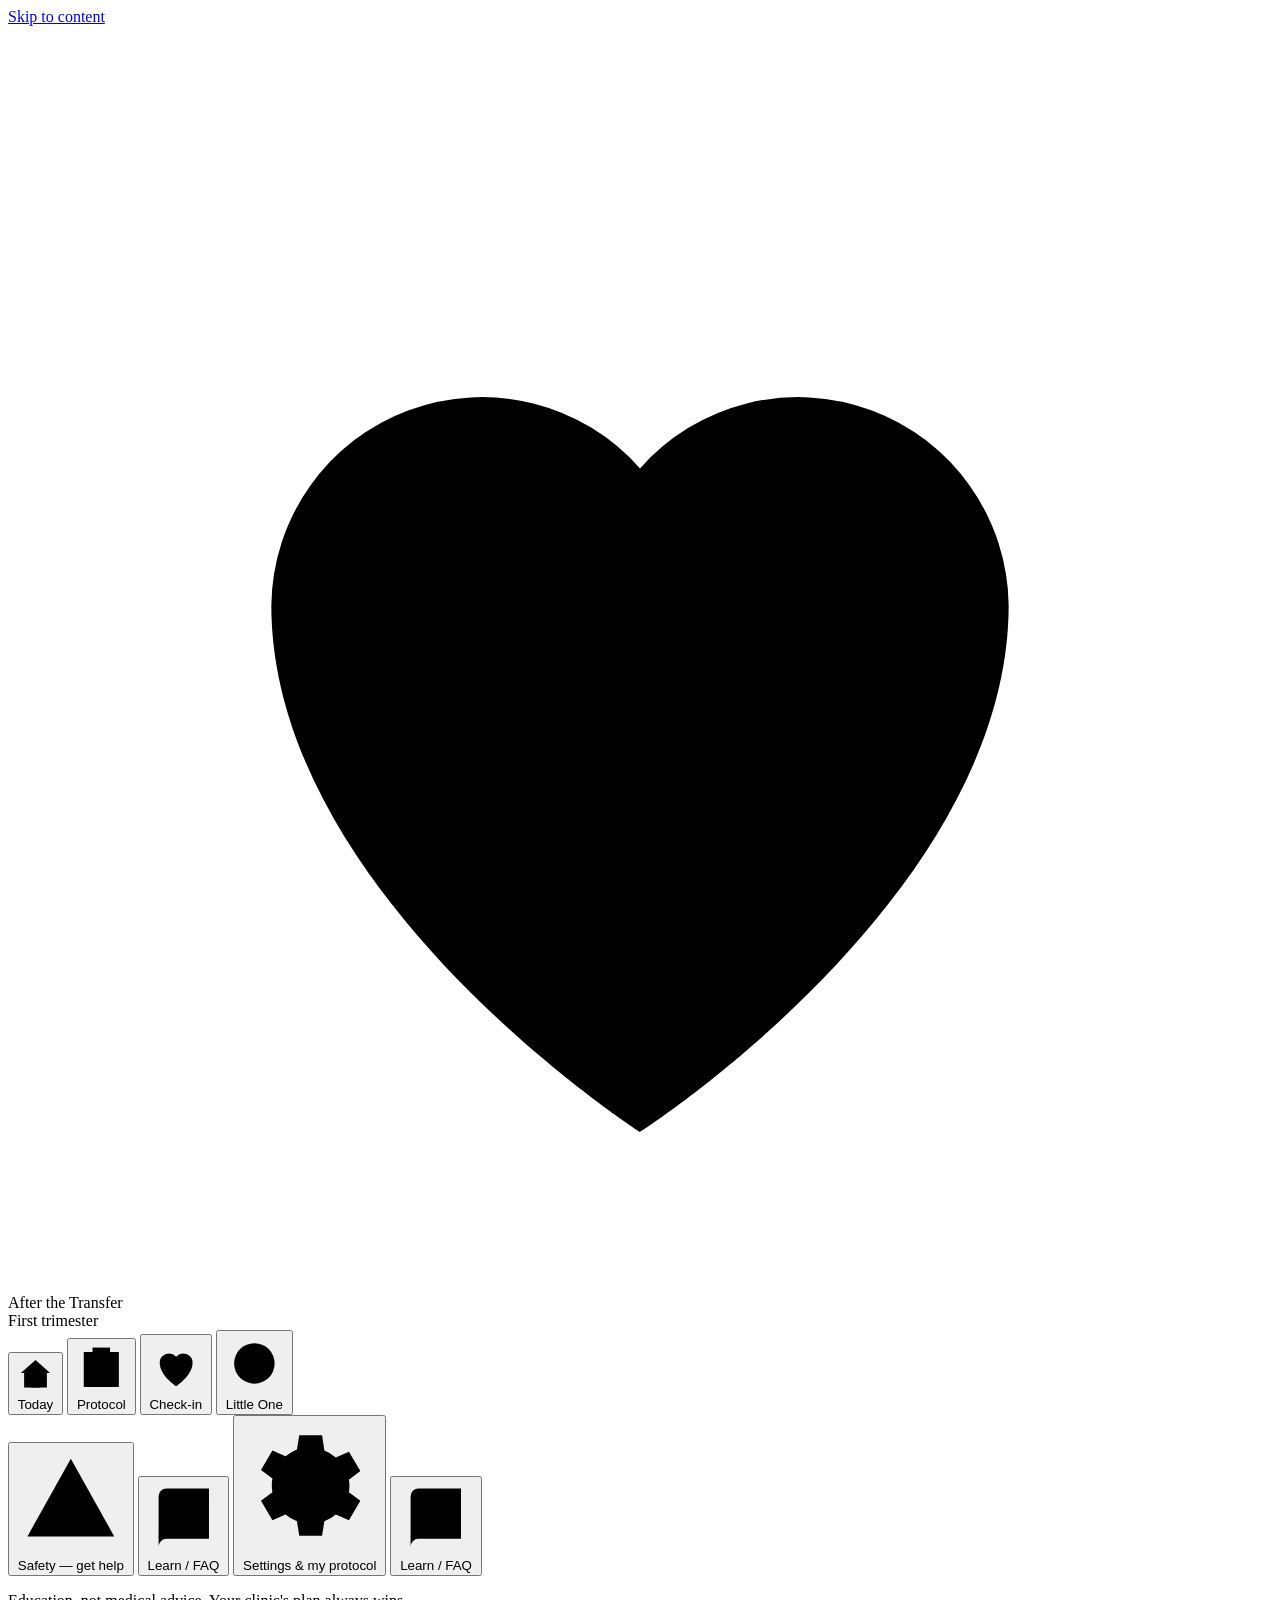
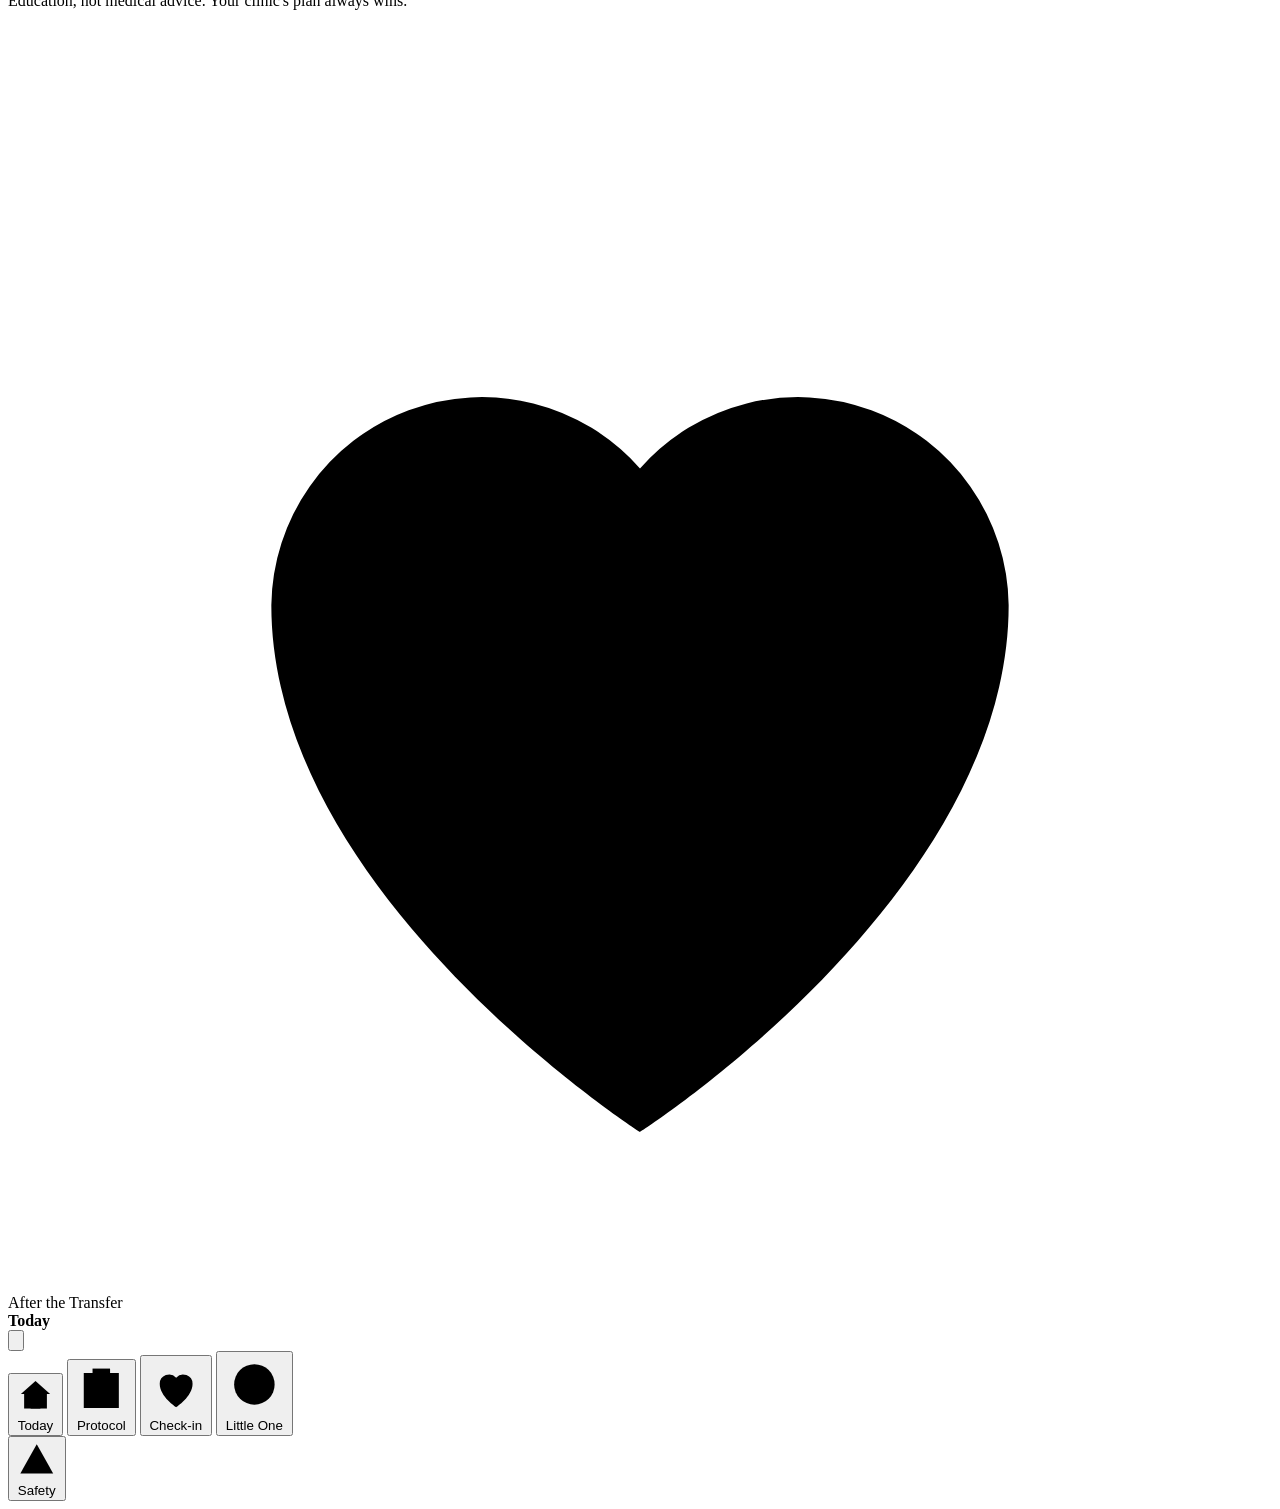
<file: app/src/index.html>
<!doctype html>
<html lang="en" data-theme="light">
<head>
<meta charset="utf-8">
<meta name="viewport" content="width=device-width, initial-scale=1, viewport-fit=cover">
<meta name="color-scheme" content="light dark">
<meta name="theme-color" content="#FAF7F2">
<meta name="description" content="A calm, offline, clinically grounded dashboard for the first trimester after IVF.">
<title>After the Transfer — Post-IVF Pregnancy Dashboard</title>
<style>
/*__CSS__*/
</style>
</head>
<body>
<a class="skip-link" href="#main">Skip to content</a>

<div class="shell">
  <aside class="sidebar" aria-label="Sidebar">
    <div class="brand">
      <div class="brand-mark" aria-hidden="true">
        <svg class="icon icon-lg" viewBox="0 0 24 24"><path d="M12 21s-7-4.5-7-10a4 4 0 0 1 7-2.6A4 4 0 0 1 19 11c0 5.5-7 10-7 10Z"/></svg>
      </div>
      <div>
        <div class="brand-name">After the Transfer</div>
        <div class="brand-sub">First trimester</div>
      </div>
    </div>

    <nav class="side-nav" role="tablist" aria-label="Primary" data-tablist="side">
      <button role="tab" data-view="today" aria-selected="true" aria-controls="view-today" id="tab-today">
        <svg class="nav-ico icon" viewBox="0 0 24 24" aria-hidden="true"><path d="M3 11 12 3l9 8"/><path d="M5 10v10h14V10"/><path d="M9 20v-6h6v6"/></svg>
        Today
      </button>
      <button role="tab" data-view="protocol" aria-selected="false" aria-controls="view-protocol" id="tab-protocol">
        <svg class="nav-ico icon" viewBox="0 0 24 24" aria-hidden="true"><path d="M8 3h8v4H8z"/><path d="M6 5H4v16h16V5h-2"/><path d="M8 12h8M8 16h5"/></svg>
        Protocol
      </button>
      <button role="tab" data-view="checkin" aria-selected="false" aria-controls="view-checkin" id="tab-checkin">
        <svg class="nav-ico icon" viewBox="0 0 24 24" aria-hidden="true"><path d="M12 21s-7-4.5-7-10a4 4 0 0 1 7-2.6A4 4 0 0 1 19 11c0 5.5-7 10-7 10Z"/><path d="M9 11h2l1-2 1 4 1-2h2"/></svg>
        Check-in
      </button>
      <button role="tab" data-view="baby" aria-selected="false" aria-controls="view-baby" id="tab-baby">
        <svg class="nav-ico icon" viewBox="0 0 24 24" aria-hidden="true"><circle cx="12" cy="12" r="8"/><path d="M9 10h.01M15 10h.01M9 15c1.5 1 4.5 1 6 0"/></svg>
        Little One
      </button>
    </nav>

    <div class="side-foot">
      <button class="btn btn-urgent btn-block" data-action="open-safety">
        <svg class="icon icon-sm" viewBox="0 0 24 24" aria-hidden="true"><path d="M12 3 2.5 20h19L12 3Z"/><path d="M12 9v5M12 17h.01"/></svg>
        Safety — get help
      </button>
      <button class="btn btn-block" data-action="goto-learn">
        <svg class="icon icon-sm" viewBox="0 0 24 24" aria-hidden="true"><path d="M4 5.5A2.5 2.5 0 0 1 6.5 3H20v16H6.5A2.5 2.5 0 0 0 4 21.5v-16Z"/><path d="M4 18.5A2.5 2.5 0 0 1 6.5 16H20"/></svg>
        Learn / FAQ
      </button>
      <button class="btn btn-block" data-action="open-settings">
        <svg class="icon icon-sm" viewBox="0 0 24 24" aria-hidden="true"><circle cx="12" cy="12" r="3"/><path d="M19 12a7 7 0 0 0-.1-1.2l2-1.5-2-3.4-2.3 1a7 7 0 0 0-2-1.2L14.2 3h-4l-.4 2.5a7 7 0 0 0-2 1.2l-2.3-1-2 3.4 2 1.5a7 7 0 0 0 0 2.4l-2 1.5 2 3.4 2.3-1a7 7 0 0 0 2 1.2l.4 2.5h4l.4-2.5a7 7 0 0 0 2-1.2l2.3 1 2-3.4-2-1.5c.06-.4.1-.8.1-1.2Z"/></svg>
        Settings &amp; my protocol
      </button>
      <button class="btn btn-block" data-action="goto-learn">
        <svg class="icon icon-sm" viewBox="0 0 24 24" aria-hidden="true"><path d="M4 5.5A2.5 2.5 0 0 1 6.5 3H20v16H6.5A2.5 2.5 0 0 0 4 21.5v-16Z"/><path d="M4 18.5A2.5 2.5 0 0 1 6.5 16H20"/></svg>
        Learn / FAQ
      </button>
      <p class="fine">Education, not medical advice. Your clinic's plan always wins.</p>
    </div>
  </aside>

  <div class="main" id="main">
    <header class="topbar">
      <div class="mobile-brand">
        <div class="brand-mark" aria-hidden="true">
          <svg class="icon" viewBox="0 0 24 24"><path d="M12 21s-7-4.5-7-10a4 4 0 0 1 7-2.6A4 4 0 0 1 19 11c0 5.5-7 10-7 10Z"/></svg>
        </div>
        <div class="brand-name">After the Transfer</div>
      </div>
      <div class="topbar-title">
        <strong id="topbarTitle">Today</strong>
        <span class="topbar-date" id="topbarDate"></span>
      </div>
      <div class="topbar-actions">
        <button class="icon-btn" data-action="open-settings" aria-label="Open settings">
          <svg class="icon" viewBox="0 0 24 24" aria-hidden="true"><circle cx="12" cy="12" r="3"/><path d="M19 12a7 7 0 0 0-.1-1.2l2-1.5-2-3.4-2.3 1a7 7 0 0 0-2-1.2L14.2 3h-4l-.4 2.5a7 7 0 0 0-2 1.2l-2.3-1-2 3.4 2 1.5a7 7 0 0 0 0 2.4l-2 1.5 2 3.4 2.3-1a7 7 0 0 0 2 1.2l.4 2.5h4l.4-2.5a7 7 0 0 0 2-1.2l2.3 1 2-3.4-2-1.5c.06-.4.1-.8.1-1.2Z"/></svg>
        </button>
      </div>
    </header>

    <div id="storageBanner" class="banner banner-urgent" role="alert" hidden>
      <svg class="icon icon-sm" viewBox="0 0 24 24" aria-hidden="true"><path d="M12 3 2.5 20h19L12 3Z"/><path d="M12 9v5M12 17h.01"/></svg>
      <span id="storageBannerText">Saving isn't working in this browser. Your entries last until you close this tab — export a copy from Settings.</span>
    </div>
    <div id="demoBanner" class="banner" hidden>
      <svg class="icon icon-sm" viewBox="0 0 24 24" aria-hidden="true"><circle cx="12" cy="12" r="9"/><path d="M12 8v5M12 16h.01"/></svg>
      <span>Demo mode — not your data. Nothing here saves, and this seed resets anytime.</span>
      <button class="link-btn" data-action="exit-demo">Exit demo</button>
    </div>

    <section class="view" id="view-today" role="tabpanel" aria-labelledby="tab-today" tabindex="-1"></section>
    <section class="view" id="view-protocol" role="tabpanel" aria-labelledby="tab-protocol" tabindex="-1" hidden></section>
    <section class="view" id="view-checkin" role="tabpanel" aria-labelledby="tab-checkin" tabindex="-1" hidden></section>
    <section class="view" id="view-baby" role="tabpanel" aria-labelledby="tab-baby" tabindex="-1" hidden></section>
    <section class="view" id="view-learn" role="tabpanel" aria-label="Learn and FAQ" tabindex="-1" hidden></section>

    <section class="print-only" id="printSafety" aria-hidden="true"></section>
  </div>
</div>

<nav class="bottom-nav" aria-label="Primary">
  <div class="tablist" role="tablist" aria-label="Primary">
    <button role="tab" data-view="today" aria-selected="true" aria-controls="view-today">
      <svg class="icon" viewBox="0 0 24 24" aria-hidden="true"><path d="M3 11 12 3l9 8"/><path d="M5 10v10h14V10"/><path d="M9 20v-6h6v6"/></svg>
      Today
    </button>
    <button role="tab" data-view="protocol" aria-selected="false" aria-controls="view-protocol">
      <svg class="icon" viewBox="0 0 24 24" aria-hidden="true"><path d="M8 3h8v4H8z"/><path d="M6 5H4v16h16V5h-2"/><path d="M8 12h8M8 16h5"/></svg>
      Protocol
    </button>
    <button role="tab" data-view="checkin" aria-selected="false" aria-controls="view-checkin">
      <svg class="icon" viewBox="0 0 24 24" aria-hidden="true"><path d="M12 21s-7-4.5-7-10a4 4 0 0 1 7-2.6A4 4 0 0 1 19 11c0 5.5-7 10-7 10Z"/><path d="M9 11h2l1-2 1 4 1-2h2"/></svg>
      Check-in
    </button>
    <button role="tab" data-view="baby" aria-selected="false" aria-controls="view-baby">
      <svg class="icon" viewBox="0 0 24 24" aria-hidden="true"><circle cx="12" cy="12" r="8"/><path d="M9 10h.01M15 10h.01M9 15c1.5 1 4.5 1 6 0"/></svg>
      Little One
    </button>
  </div>
  <button class="nav-safety" data-action="open-safety" aria-haspopup="dialog">
    <svg class="icon" viewBox="0 0 24 24" aria-hidden="true"><path d="M12 3 2.5 20h19L12 3Z"/><path d="M12 9v5M12 17h.01"/></svg>
    Safety
  </button>
</nav>

<dialog class="modal" id="safetyModal" aria-labelledby="safetyTitle">
  <div class="modal-head">
    <div>
      <div class="eyebrow">Get help now</div>
      <h2 id="safetyTitle">Safety</h2>
    </div>
    <button class="icon-btn modal-close" data-action="close-modal" aria-label="Close safety panel">
      <svg class="icon" viewBox="0 0 24 24" aria-hidden="true"><path d="M6 6l12 12M18 6 6 18"/></svg>
    </button>
  </div>
  <div class="modal-body" id="safetyBody"></div>
</dialog>

<dialog class="modal" id="settingsModal" aria-labelledby="settingsTitle">
  <div class="modal-head">
    <div>
      <div class="eyebrow">Make it yours</div>
      <h2 id="settingsTitle">Settings &amp; my protocol</h2>
    </div>
    <button class="icon-btn modal-close" data-action="close-modal" aria-label="Close settings">
      <svg class="icon" viewBox="0 0 24 24" aria-hidden="true"><path d="M6 6l12 12M18 6 6 18"/></svg>
    </button>
  </div>
  <form id="settingsForm">
    <div class="modal-body" id="settingsBody"></div>
    <div class="modal-foot">
      <button type="button" class="btn" data-action="close-modal">Cancel</button>
      <button type="submit" class="btn btn-primary">Save changes</button>
    </div>
  </form>
</dialog>

<dialog class="modal" id="apptModal" aria-labelledby="apptTitle">
  <div class="modal-head">
    <div>
      <div class="eyebrow">What to expect</div>
      <h2 id="apptTitle">Appointment</h2>
    </div>
    <button class="icon-btn modal-close" data-action="close-modal" aria-label="Close appointment details">
      <svg class="icon" viewBox="0 0 24 24" aria-hidden="true"><path d="M6 6l12 12M18 6 6 18"/></svg>
    </button>
  </div>
  <div class="modal-body" id="apptBody"></div>
</dialog>

<dialog class="modal" id="missedModal" aria-labelledby="missedTitle">
  <div class="modal-head">
    <div>
      <div class="eyebrow">No judgment</div>
      <h2 id="missedTitle">Missed a dose</h2>
    </div>
    <button class="icon-btn modal-close" data-action="close-modal" aria-label="Close missed-dose help">
      <svg class="icon" viewBox="0 0 24 24" aria-hidden="true"><path d="M6 6l12 12M18 6 6 18"/></svg>
    </button>
  </div>
  <div class="modal-body" id="missedBody"></div>
</dialog>

<div class="toast" id="toast" role="status" aria-live="polite"></div>

<div class="onboard" id="onboarding" hidden>
  <div class="card onboard-card">
    <div class="onboard-progress" id="obProgress" aria-hidden="true"><span class="on"></span><span></span><span></span></div>
    <div id="obBody"></div>
  </div>
</div>

<script>
/*__JS__*/
</script>
</body>
</html>
</file>
